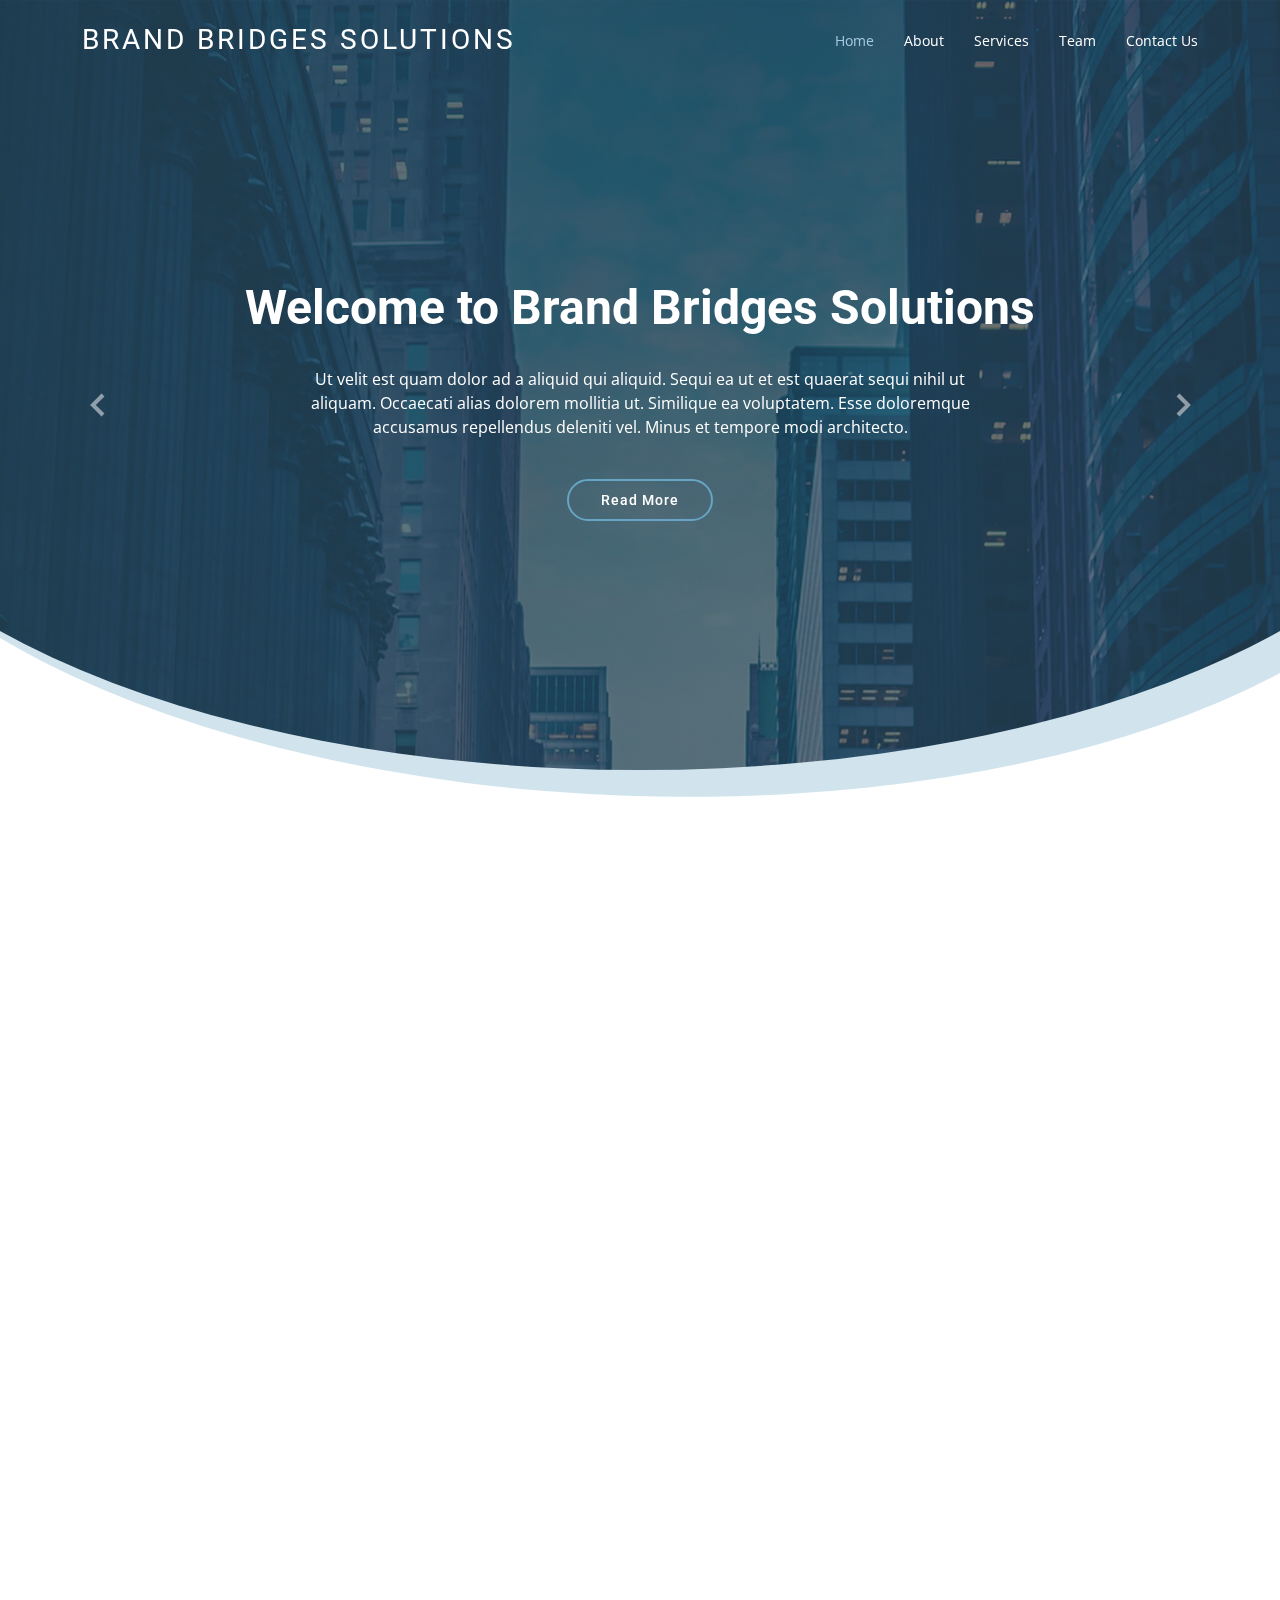
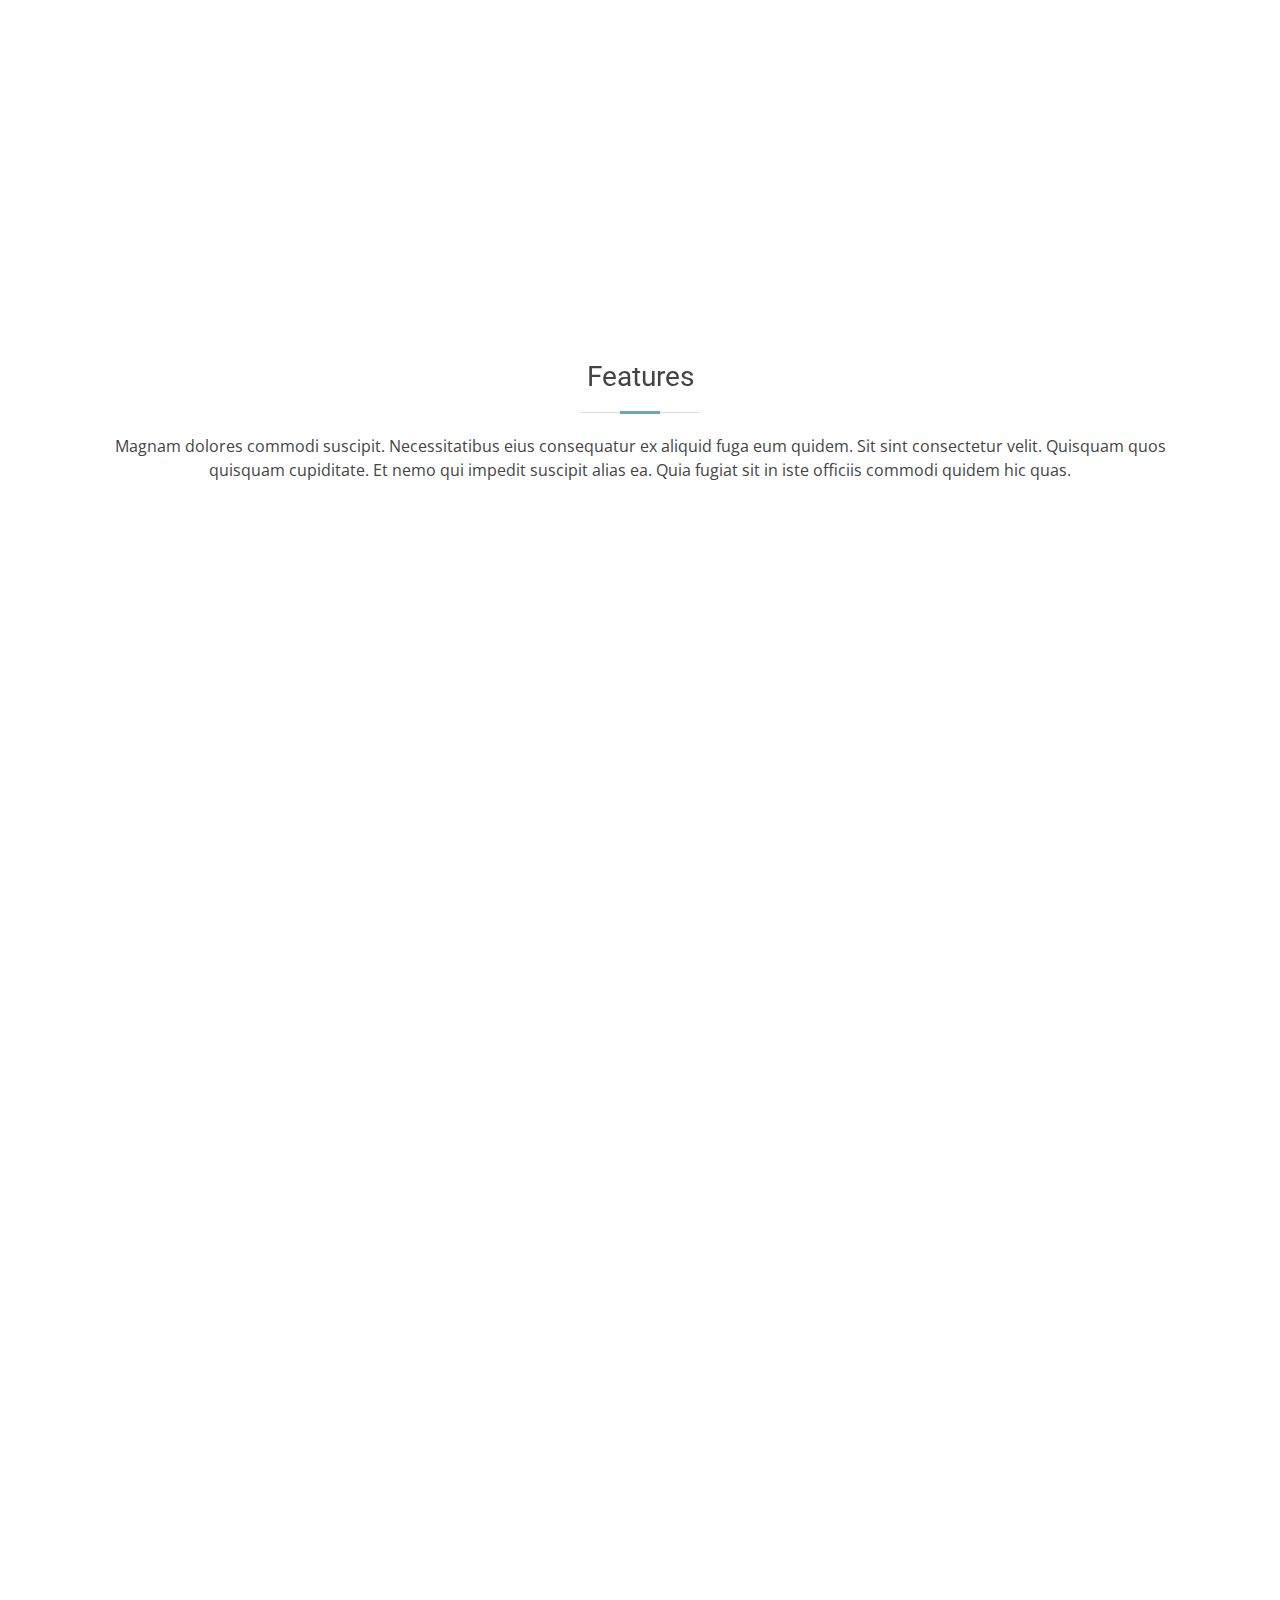
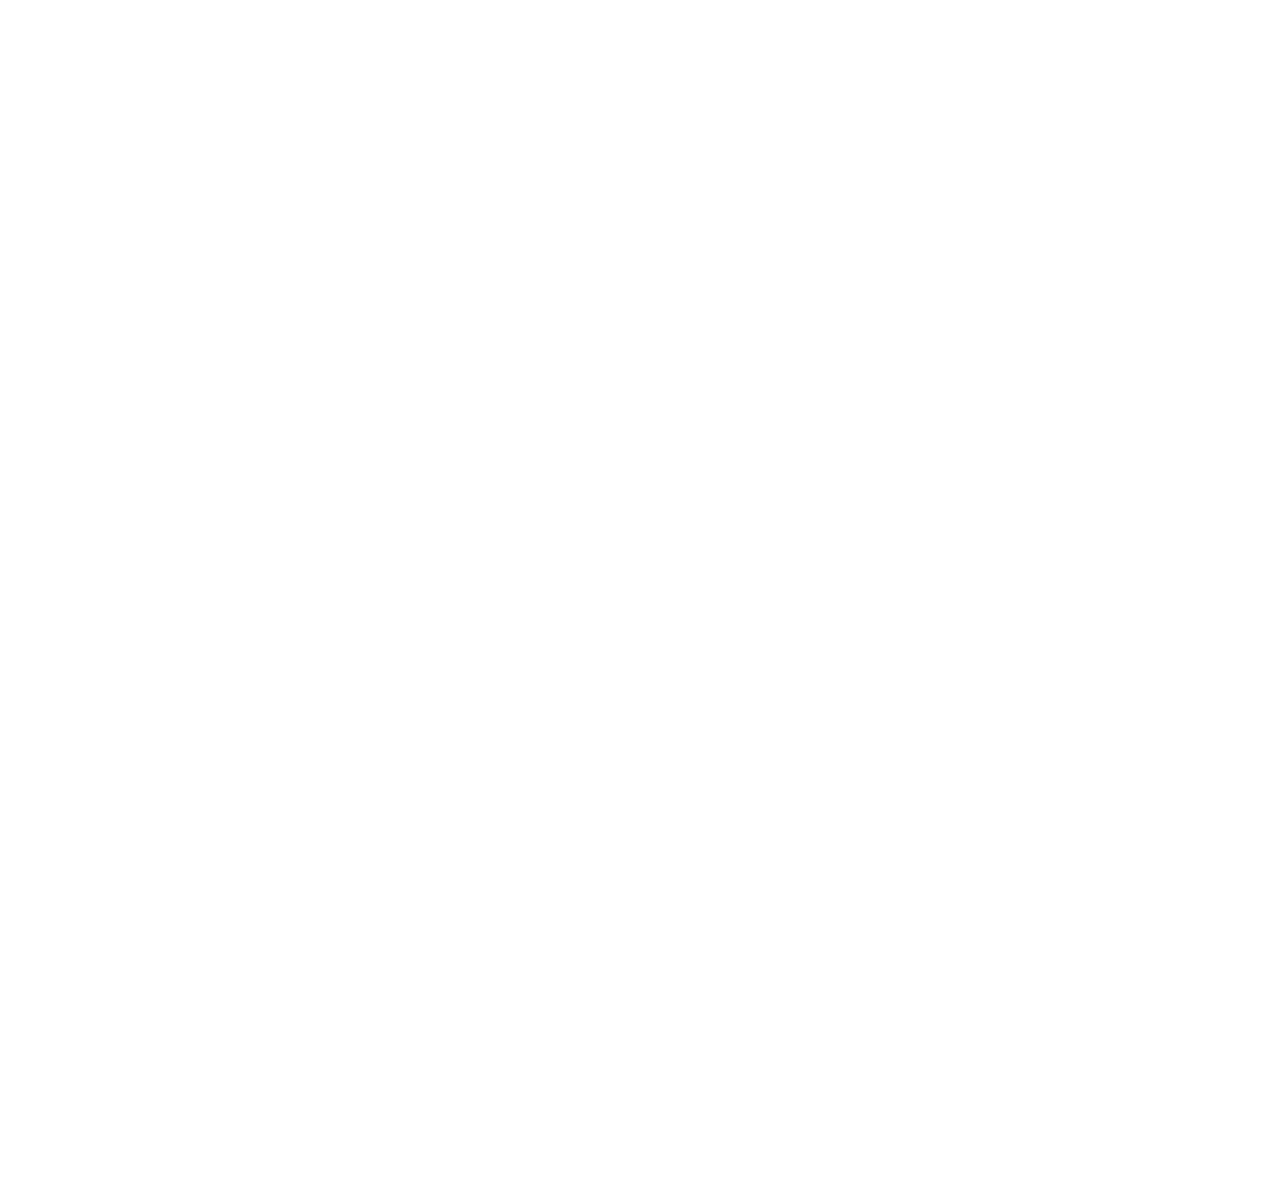
<file: index.html>
<!DOCTYPE html>
<html lang="en">

<head>
  <meta charset="utf-8">
  <meta content="width=device-width, initial-scale=1.0" name="viewport">

  <title>Brand Bridges
    Solutions
  </title>
  <meta content="" name="description">
  <meta content="" name="keywords">

  <!-- Favicons -->
  <!-- <link href="assets/img/favicon.png" rel="icon">
  <link href="assets/img/apple-touch-icon.png" rel="apple-touch-icon"> -->

  <!-- Google Fonts -->
  <link
    href="https://fonts.googleapis.com/css?family=Open+Sans:300,300i,400,400i,600,600i,700,700i|Roboto:300,300i,400,400i,500,500i,700,700i&display=swap"
    rel="stylesheet">

  <!-- Vendor CSS Files -->
  <link href="assets/vendor/animate.css/animate.min.css" rel="stylesheet">
  <link href="assets/vendor/aos/aos.css" rel="stylesheet">
  <link href="assets/vendor/bootstrap/css/bootstrap.min.css" rel="stylesheet">
  <link href="assets/vendor/bootstrap-icons/bootstrap-icons.css" rel="stylesheet">
  <link href="assets/vendor/boxicons/css/boxicons.min.css" rel="stylesheet">
  <link href="assets/vendor/glightbox/css/glightbox.min.css" rel="stylesheet">
  <link href="assets/vendor/swiper/swiper-bundle.min.css" rel="stylesheet">

  <!-- Template Main CSS File -->
  <link href="assets/css/style.css" rel="stylesheet">

</head>

<body>

  <!-- ======= Header ======= -->
  <header id="header" class="fixed-top d-flex align-items-center header-transparent">
    <div class="container d-flex justify-content-between align-items-center">

      <div class="logo">
        <h1 class="text-light"><a href="index.html"><span>Brand Bridges
              Solutions
            </span></a></h1>
        <!-- Uncomment below if you prefer to use an image logo -->
        <!-- <a href="index.html"><img src="assets/img/logo.png" alt="" class="img-fluid"></a>-->
      </div>

      <nav id="navbar" class="navbar">
        <ul>
          <li><a class="active " href="index.html">Home</a></li>
          <li><a href="about.html">About</a></li>
          <li><a href="services.html">Services</a></li>
          <!-- <li><a href="portfolio.html">Portfolio</a></li> -->
          <li><a href="team.html">Team</a></li>
          <!-- <li><a href="blog.html">Blog</a></li> -->
          <li><a href="contact.html">Contact Us</a></li>
        </ul>
        <i class="bi bi-list mobile-nav-toggle"></i>
      </nav><!-- .navbar -->

    </div>
  </header><!-- End Header -->

  <!-- ======= Hero Section ======= -->
  <section id="hero" class="d-flex justify-cntent-center align-items-center">
    <div id="heroCarousel" class="container carousel carousel-fade" data-bs-ride="carousel" data-bs-interval="5000">

      <!-- Slide 1 -->
      <div class="carousel-item active">
        <div class="carousel-container">
          <h2 class="animate__animated animate__fadeInDown">Welcome to <span>Brand Bridges
              Solutions
            </span></h2>
          <p class="animate__animated animate__fadeInUp">Ut velit est quam dolor ad a aliquid qui aliquid. Sequi ea ut
            et est quaerat sequi nihil ut aliquam. Occaecati alias dolorem mollitia ut. Similique ea voluptatem. Esse
            doloremque accusamus repellendus deleniti vel. Minus et tempore modi architecto.</p>
          <a href="" class="btn-get-started animate__animated animate__fadeInUp">Read More</a>
        </div>
      </div>

      <!-- Slide 2 -->
      <div class="carousel-item">
        <div class="carousel-container">
          <h2 class="animate__animated animate__fadeInDown">Brand Bridges
            Solutions
          </h2>
          <p class="animate__animated animate__fadeInUp">Ut velit est quam dolor ad a aliquid qui aliquid. Sequi ea ut
            et est quaerat sequi nihil ut aliquam. Occaecati alias dolorem mollitia ut. Similique ea voluptatem. Esse
            doloremque accusamus repellendus deleniti vel. Minus et tempore modi architecto.</p>
          <a href="" class="btn-get-started animate__animated animate__fadeInUp">Read More</a>
        </div>
      </div>

      <!-- Slide 3 -->
      <div class="carousel-item">
        <div class="carousel-container">
          <h2 class="animate__animated animate__fadeInDown">Brand Bridges
            Solutions
          </h2>
          <p class="animate__animated animate__fadeInUp">Ut velit est quam dolor ad a aliquid qui aliquid. Sequi ea ut
            et est quaerat sequi nihil ut aliquam. Occaecati alias dolorem mollitia ut. Similique ea voluptatem. Esse
            doloremque accusamus repellendus deleniti vel. Minus et tempore modi architecto.</p>
          <a href="" class="btn-get-started animate__animated animate__fadeInUp">Read More</a>
        </div>
      </div>

      <a class="carousel-control-prev" href="#heroCarousel" role="button" data-bs-slide="prev">
        <span class="carousel-control-prev-icon bx bx-chevron-left" aria-hidden="true"></span>
      </a>

      <a class="carousel-control-next" href="#heroCarousel" role="button" data-bs-slide="next">
        <span class="carousel-control-next-icon bx bx-chevron-right" aria-hidden="true"></span>
      </a>

    </div>
  </section><!-- End Hero -->

  <main id="main">

    <!-- ======= Services Section ======= -->
    <section class="services">
      <div class="container">

        <div class="row">
          <div class="col-md-6 col-lg-3 d-flex align-items-stretch" data-aos="fade-up">
            <div class="icon-box icon-box-pink">
              <div class="icon"><i class="bx bxl-dribbble"></i></div>
              <h4 class="title"><a href="">Lorem Ipsum</a></h4>
              <p class="description">Voluptatum deleniti atque corrupti quos dolores et quas molestias excepturi sint
                occaecati cupiditate non provident</p>
            </div>
          </div>

          <div class="col-md-6 col-lg-3 d-flex align-items-stretch" data-aos="fade-up" data-aos-delay="100">
            <div class="icon-box icon-box-cyan">
              <div class="icon"><i class="bx bx-file"></i></div>
              <h4 class="title"><a href="">Sed ut perspiciatis</a></h4>
              <p class="description">Duis aute irure dolor in reprehenderit in voluptate velit esse cillum dolore eu
                fugiat nulla pariatur</p>
            </div>
          </div>

          <div class="col-md-6 col-lg-3 d-flex align-items-stretch" data-aos="fade-up" data-aos-delay="200">
            <div class="icon-box icon-box-green">
              <div class="icon"><i class="bx bx-tachometer"></i></div>
              <h4 class="title"><a href="">Magni Dolores</a></h4>
              <p class="description">Excepteur sint occaecat cupidatat non proident, sunt in culpa qui officia deserunt
                mollit anim id est laborum</p>
            </div>
          </div>

          <div class="col-md-6 col-lg-3 d-flex align-items-stretch" data-aos="fade-up" data-aos-delay="200">
            <div class="icon-box icon-box-blue">
              <div class="icon"><i class="bx bx-world"></i></div>
              <h4 class="title"><a href="">Nemo Enim</a></h4>
              <p class="description">At vero eos et accusamus et iusto odio dignissimos ducimus qui blanditiis
                praesentium voluptatum deleniti atque</p>
            </div>
          </div>

        </div>

      </div>
    </section><!-- End Services Section -->

    <!-- ======= Why Us Section ======= -->
    <section class="why-us section-bg" data-aos="fade-up" date-aos-delay="200">
      <div class="container">

        <div class="row">
          <div class="col-lg-6 video-box">
            <img src="assets/img/why-us.jpg" class="img-fluid" alt="">
            <a href="https://www.youtube.com/watch?v=jDDaplaOz7Q" class="venobox play-btn mb-4" data-vbtype="video"
              data-autoplay="true"></a>
          </div>

          <div class="col-lg-6 d-flex flex-column justify-content-center p-5">

            <div class="icon-box">
              <div class="icon"><i class="bx bx-fingerprint"></i></div>
              <h4 class="title"><a href="">Lorem Ipsum</a></h4>
              <p class="description">Voluptatum deleniti atque corrupti quos dolores et quas molestias excepturi sint
                occaecati cupiditate non provident</p>
            </div>

            <div class="icon-box">
              <div class="icon"><i class="bx bx-gift"></i></div>
              <h4 class="title"><a href="">Nemo Enim</a></h4>
              <p class="description">At vero eos et accusamus et iusto odio dignissimos ducimus qui blanditiis
                praesentium voluptatum deleniti atque</p>
            </div>

          </div>
        </div>

      </div>
    </section><!-- End Why Us Section -->

    <!-- ======= Features Section ======= -->
    <section class="features">
      <div class="container">

        <div class="section-title">
          <h2>Features</h2>
          <p>Magnam dolores commodi suscipit. Necessitatibus eius consequatur ex aliquid fuga eum quidem. Sit sint
            consectetur velit. Quisquam quos quisquam cupiditate. Et nemo qui impedit suscipit alias ea. Quia fugiat sit
            in iste officiis commodi quidem hic quas.</p>
        </div>

        <div class="row" data-aos="fade-up">
          <div class="col-md-5">
            <img src="assets/img/features-1.svg" class="img-fluid" alt="">
          </div>
          <div class="col-md-7 pt-4">
            <h3>Voluptatem dignissimos provident quasi corporis voluptates sit assumenda.</h3>
            <p class="fst-italic">
              Lorem ipsum dolor sit amet, consectetur adipiscing elit, sed do eiusmod tempor incididunt ut labore et
              dolore
              magna aliqua.
            </p>
            <ul>
              <li><i class="bi bi-check"></i> Ullamco laboris nisi ut aliquip ex ea commodo consequat.</li>
              <li><i class="bi bi-check"></i> Duis aute irure dolor in reprehenderit in voluptate velit.</li>
            </ul>
          </div>
        </div>

        <div class="row" data-aos="fade-up">
          <div class="col-md-5 order-1 order-md-2">
            <img src="assets/img/features-2.svg" class="img-fluid" alt="">
          </div>
          <div class="col-md-7 pt-5 order-2 order-md-1">
            <h3>Corporis temporibus maiores provident</h3>
            <p class="fst-italic">
              Lorem ipsum dolor sit amet, consectetur adipiscing elit, sed do eiusmod tempor incididunt ut labore et
              dolore
              magna aliqua.
            </p>
            <p>
              Ullamco laboris nisi ut aliquip ex ea commodo consequat. Duis aute irure dolor in reprehenderit in
              voluptate
              velit esse cillum dolore eu fugiat nulla pariatur. Excepteur sint occaecat cupidatat non proident, sunt in
              culpa qui officia deserunt mollit anim id est laborum
            </p>
          </div>
        </div>

        <div class="row" data-aos="fade-up">
          <div class="col-md-5">
            <img src="assets/img/features-3.svg" class="img-fluid" alt="">
          </div>
          <div class="col-md-7 pt-5">
            <h3>Sunt consequatur ad ut est nulla consectetur reiciendis animi voluptas</h3>
            <p>Cupiditate placeat cupiditate placeat est ipsam culpa. Delectus quia minima quod. Sunt saepe odit aut
              quia voluptatem hic voluptas dolor doloremque.</p>
            <ul>
              <li><i class="bi bi-check"></i> Ullamco laboris nisi ut aliquip ex ea commodo consequat.</li>
              <li><i class="bi bi-check"></i> Duis aute irure dolor in reprehenderit in voluptate velit.</li>
              <li><i class="bi bi-check"></i> Facilis ut et voluptatem aperiam. Autem soluta ad fugiat.</li>
            </ul>
          </div>
        </div>

        <div class="row" data-aos="fade-up">
          <div class="col-md-5 order-1 order-md-2">
            <img src="assets/img/features-4.svg" class="img-fluid" alt="">
          </div>
          <div class="col-md-7 pt-5 order-2 order-md-1">
            <h3>Quas et necessitatibus eaque impedit ipsum animi consequatur incidunt in</h3>
            <p class="fst-italic">
              Lorem ipsum dolor sit amet, consectetur adipiscing elit, sed do eiusmod tempor incididunt ut labore et
              dolore
              magna aliqua.
            </p>
            <p>
              Ullamco laboris nisi ut aliquip ex ea commodo consequat. Duis aute irure dolor in reprehenderit in
              voluptate
              velit esse cillum dolore eu fugiat nulla pariatur. Excepteur sint occaecat cupidatat non proident, sunt in
              culpa qui officia deserunt mollit anim id est laborum
            </p>
          </div>
        </div>

      </div>
    </section><!-- End Features Section -->

  </main><!-- End #main -->

  <!-- ======= Footer ======= -->
  <footer id="footer" data-aos="fade-up" data-aos-easing="ease-in-out" data-aos-duration="500">

    <div class="footer-newsletter">
      <div class="container">
        <div class="row">
          <div class="col-lg-6">
            <h4>Our Newsletter</h4>
            <p>Tamen quem nulla quae legam multos aute sint culpa legam noster magna</p>
          </div>
          <div class="col-lg-6">
            <form action="" method="post">
              <input type="email" name="email"><input type="submit" value="Subscribe">
            </form>
          </div>
        </div>
      </div>
    </div>

    <div class="footer-top">
      <div class="container">
        <div class="row">

          <div class="col-lg-3 col-md-6 footer-links">
            <h4>Useful Links</h4>
            <ul>
              <li><i class="bx bx-chevron-right"></i> <a href="#">Home</a></li>
              <li><i class="bx bx-chevron-right"></i> <a href="#">About us</a></li>
              <li><i class="bx bx-chevron-right"></i> <a href="#">Services</a></li>
              <li><i class="bx bx-chevron-right"></i> <a href="#">Terms of service</a></li>
              <li><i class="bx bx-chevron-right"></i> <a href="#">Privacy policy</a></li>
            </ul>
          </div>

          <div class="col-lg-3 col-md-6 footer-links">
            <h4>Our Services</h4>
            <ul>
              <li><i class="bx bx-chevron-right"></i> <a href="#">Web Design</a></li>
              <li><i class="bx bx-chevron-right"></i> <a href="#">Web Development</a></li>
              <li><i class="bx bx-chevron-right"></i> <a href="#">Product Management</a></li>
              <li><i class="bx bx-chevron-right"></i> <a href="#">Marketing</a></li>
              <li><i class="bx bx-chevron-right"></i> <a href="#">Graphic Design</a></li>
            </ul>
          </div>

          <div class="col-lg-3 col-md-6 footer-contact">
            <h4>Contact Us</h4>
            <p>
              Indus University<br>
              Rancharda, Via<br>
              Shilaj, Gujarat 382115<br><br>
              <strong>Phone:</strong> +1 5589 55488 55<br>
              <strong>Email:</strong> info@example.com<br>
            </p>

          </div>

          <div class="col-lg-3 col-md-6 footer-info">
            <h3>About Brand Bridges
              Solutions
            </h3>
            <p>Cras fermentum odio eu feugiat lide par naso tierra. Justo eget nada terra videa magna derita valies
              darta donna mare fermentum iaculis eu non diam phasellus.</p>
            <div class="social-links mt-3">
              <a href="#" class="twitter"><i class="bx bxl-twitter"></i></a>
              <a href="#" class="facebook"><i class="bx bxl-facebook"></i></a>
              <a href="#" class="instagram"><i class="bx bxl-instagram"></i></a>
              <a href="#" class="linkedin"><i class="bx bxl-linkedin"></i></a>
            </div>
          </div>

        </div>
      </div>
    </div>

    <div class="container">
      <div class="copyright">
        &copy; Copyright <strong><span>Brand Bridges
            Solutions
          </span></strong>. All Rights Reserved
      </div>
    </div>
  </footer><!-- End Footer -->

  <a href="#" class="back-to-top d-flex align-items-center justify-content-center"><i
      class="bi bi-arrow-up-short"></i></a>

  <!-- Vendor JS Files -->
  <script src="assets/vendor/purecounter/purecounter_vanilla.js"></script>
  <script src="assets/vendor/aos/aos.js"></script>
  <script src="assets/vendor/bootstrap/js/bootstrap.bundle.min.js"></script>
  <script src="assets/vendor/glightbox/js/glightbox.min.js"></script>
  <script src="assets/vendor/isotope-layout/isotope.pkgd.min.js"></script>
  <script src="assets/vendor/swiper/swiper-bundle.min.js"></script>
  <script src="assets/vendor/waypoints/noframework.waypoints.js"></script>
  <script src="assets/vendor/php-email-form/validate.js"></script>

  <!-- Template Main JS File -->
  <script src="assets/js/main.js"></script>

</body>

</html>
</file>
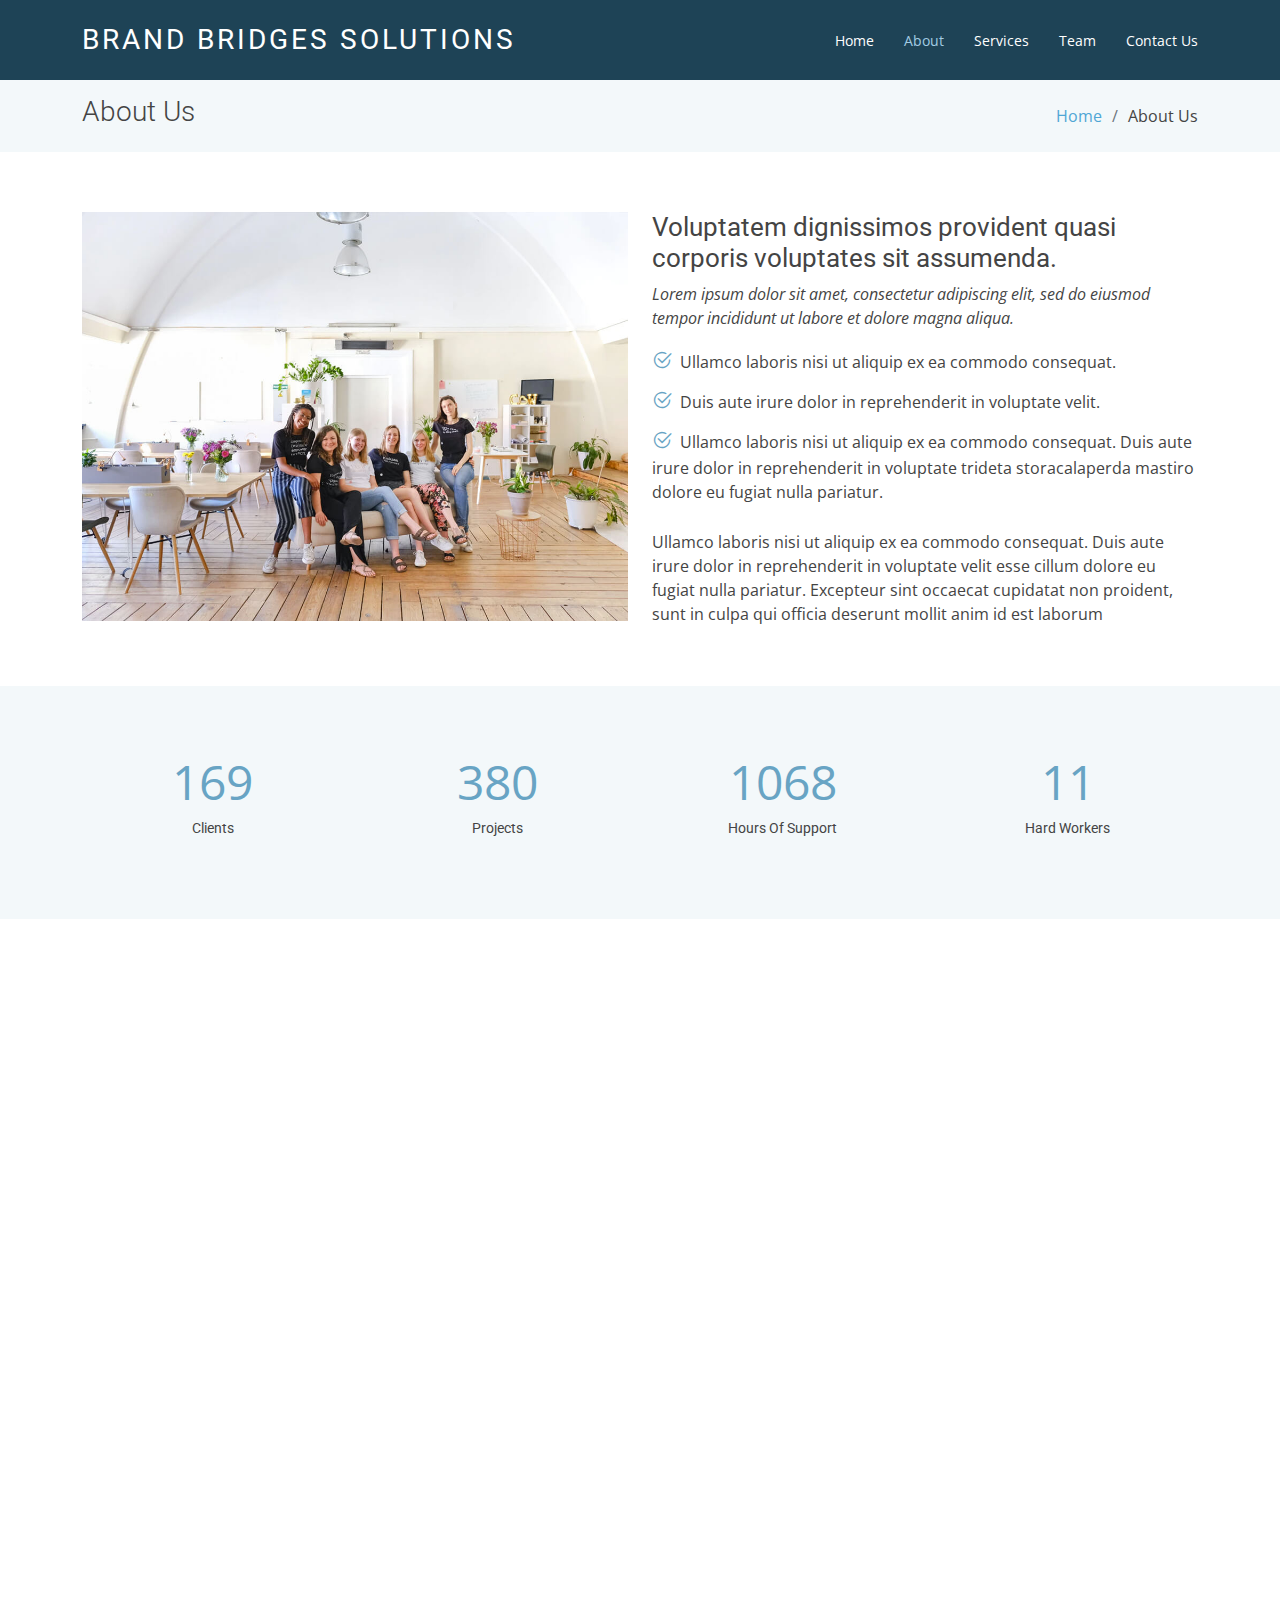
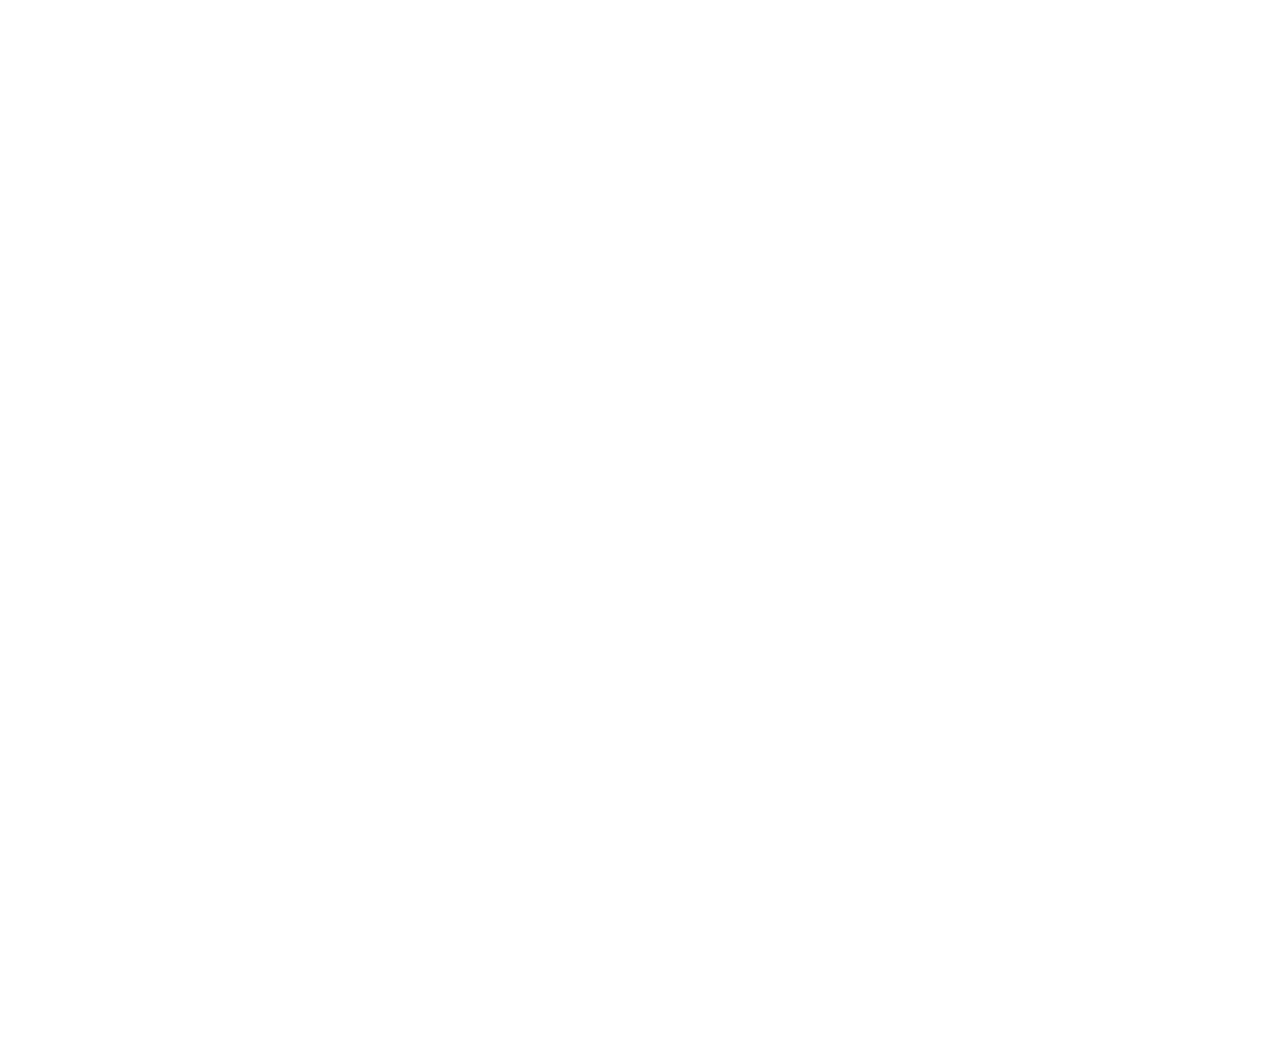
<file: about.html>
<!DOCTYPE html>
<html lang="en">

<head>
  <meta charset="utf-8">
  <meta content="width=device-width, initial-scale=1.0" name="viewport">

  <title>Brand Bridges
    Solutions
  </title>
  <meta content="" name="description">
  <meta content="" name="keywords">

  <!-- Favicons -->
  <!-- <link href="assets/img/favicon.png" rel="icon">
  <link href="assets/img/apple-touch-icon.png" rel="apple-touch-icon"> -->

  <!-- Google Fonts -->
  <link
    href="https://fonts.googleapis.com/css?family=Open+Sans:300,300i,400,400i,600,600i,700,700i|Roboto:300,300i,400,400i,500,500i,700,700i&display=swap"
    rel="stylesheet">

  <!-- Vendor CSS Files -->
  <link href="assets/vendor/animate.css/animate.min.css" rel="stylesheet">
  <link href="assets/vendor/aos/aos.css" rel="stylesheet">
  <link href="assets/vendor/bootstrap/css/bootstrap.min.css" rel="stylesheet">
  <link href="assets/vendor/bootstrap-icons/bootstrap-icons.css" rel="stylesheet">
  <link href="assets/vendor/boxicons/css/boxicons.min.css" rel="stylesheet">
  <link href="assets/vendor/glightbox/css/glightbox.min.css" rel="stylesheet">
  <link href="assets/vendor/swiper/swiper-bundle.min.css" rel="stylesheet">

  <!-- Template Main CSS File -->
  <link href="assets/css/style.css" rel="stylesheet">

</head>

<body>

  <!-- ======= Header ======= -->
  <header id="header" class="fixed-top d-flex align-items-center ">
    <div class="container d-flex justify-content-between align-items-center">

      <div class="logo">
        <h1 class="text-light"><a href="index.html"><span>Brand Bridges
              Solutions
            </span></a></h1>
        <!-- Uncomment below if you prefer to use an image logo -->
        <!-- <a href="index.html"><img src="assets/img/logo.png" alt="" class="img-fluid"></a>-->
      </div>

      <nav id="navbar" class="navbar">
        <ul>
          <li><a class="" href="index.html">Home</a></li>
          <li><a class="active" href="about.html">About</a></li>
          <li><a href="services.html">Services</a></li>
          <!-- <li><a href="portfolio.html">Portfolio</a></li> -->
          <li><a href="team.html">Team</a></li>
          <!-- <li><a href="blog.html">Blog</a></li> -->
          </li>
          <li><a href="contact.html">Contact Us</a></li>
        </ul>
        <i class="bi bi-list mobile-nav-toggle"></i>
      </nav><!-- .navbar -->

    </div>
  </header><!-- End Header -->

  <main id="main">

    <!-- ======= About Us Section ======= -->
    <section class="breadcrumbs">
      <div class="container">

        <div class="d-flex justify-content-between align-items-center">
          <h2>About Us</h2>
          <ol>
            <li><a href="index.html">Home</a></li>
            <li>About Us</li>
          </ol>
        </div>

      </div>
    </section><!-- End About Us Section -->

    <!-- ======= About Section ======= -->
    <section class="about" data-aos="fade-up">
      <div class="container">

        <div class="row">
          <div class="col-lg-6">
            <img src="assets/img/about.jpg" class="img-fluid" alt="">
          </div>
          <div class="col-lg-6 pt-4 pt-lg-0">
            <h3>Voluptatem dignissimos provident quasi corporis voluptates sit assumenda.</h3>
            <p class="fst-italic">
              Lorem ipsum dolor sit amet, consectetur adipiscing elit, sed do eiusmod tempor incididunt ut labore et
              dolore
              magna aliqua.
            </p>
            <ul>
              <li><i class="bi bi-check2-circle"></i> Ullamco laboris nisi ut aliquip ex ea commodo consequat.</li>
              <li><i class="bi bi-check2-circle"></i> Duis aute irure dolor in reprehenderit in voluptate velit.</li>
              <li><i class="bi bi-check2-circle"></i> Ullamco laboris nisi ut aliquip ex ea commodo consequat. Duis aute
                irure dolor in reprehenderit in voluptate trideta storacalaperda mastiro dolore eu fugiat nulla
                pariatur.</li>
            </ul>
            <p>
              Ullamco laboris nisi ut aliquip ex ea commodo consequat. Duis aute irure dolor in reprehenderit in
              voluptate
              velit esse cillum dolore eu fugiat nulla pariatur. Excepteur sint occaecat cupidatat non proident, sunt in
              culpa qui officia deserunt mollit anim id est laborum
            </p>
          </div>
        </div>

      </div>
    </section><!-- End About Section -->

    <!-- ======= Facts Section ======= -->
    <section class="facts section-bg" data-aos="fade-up">
      <div class="container">

        <div class="row counters">

          <div class="col-lg-3 col-6 text-center">
            <span data-purecounter-start="0" data-purecounter-end="232" data-purecounter-duration="1"
              class="purecounter"></span>
            <p>Clients</p>
          </div>

          <div class="col-lg-3 col-6 text-center">
            <span data-purecounter-start="0" data-purecounter-end="521" data-purecounter-duration="1"
              class="purecounter"></span>
            <p>Projects</p>
          </div>

          <div class="col-lg-3 col-6 text-center">
            <span data-purecounter-start="0" data-purecounter-end="1463" data-purecounter-duration="1"
              class="purecounter"></span>
            <p>Hours Of Support</p>
          </div>

          <div class="col-lg-3 col-6 text-center">
            <span data-purecounter-start="0" data-purecounter-end="15" data-purecounter-duration="1"
              class="purecounter"></span>
            <p>Hard Workers</p>
          </div>

        </div>

      </div>
    </section><!-- End Facts Section -->

    <!-- ======= Our Skills Section ======= -->
    <section class="skills" data-aos="fade-up">
      <div class="container">

        <div class="section-title">
          <h2>Our Skills</h2>
          <p>Magnam dolores commodi suscipit. Necessitatibus eius consequatur ex aliquid fuga eum quidem. Sit sint
            consectetur velit. Quisquam quos quisquam cupiditate. Et nemo qui impedit suscipit alias ea. Quia fugiat sit
            in iste officiis commodi quidem hic quas.</p>
        </div>

        <div class="skills-content">

          <div class="progress">
            <div class="progress-bar bg-success" role="progressbar" aria-valuenow="100" aria-valuemin="0"
              aria-valuemax="100">
              <span class="skill">HTML <i class="val">100%</i></span>
            </div>
          </div>

          <div class="progress">
            <div class="progress-bar bg-info" role="progressbar" aria-valuenow="90" aria-valuemin="0"
              aria-valuemax="100">
              <span class="skill">CSS <i class="val">90%</i></span>
            </div>
          </div>

          <div class="progress">
            <div class="progress-bar bg-warning" role="progressbar" aria-valuenow="75" aria-valuemin="0"
              aria-valuemax="100">
              <span class="skill">JavaScript <i class="val">75%</i></span>
            </div>
          </div>

          <div class="progress">
            <div class="progress-bar bg-danger" role="progressbar" aria-valuenow="55" aria-valuemin="0"
              aria-valuemax="100">
              <span class="skill">Photoshop <i class="val">55%</i></span>
            </div>
          </div>

        </div>

      </div>
    </section><!-- End Our Skills Section -->

    <!-- ======= Tetstimonials Section ======= -->
    <section class="testimonials" data-aos="fade-up">
      <div class="container">

        <div class="section-title">
          <h2>Tetstimonials</h2>
          <p>Magnam dolores commodi suscipit. Necessitatibus eius consequatur ex aliquid fuga eum quidem. Sit sint
            consectetur velit. Quisquam quos quisquam cupiditate. Et nemo qui impedit suscipit alias ea. Quia fugiat sit
            in iste officiis commodi quidem hic quas.</p>
        </div>

        <div class="testimonials-carousel swiper">
          <div class="swiper-wrapper">
            <div class="testimonial-item swiper-slide">
              <img src="assets/img/testimonials/testimonials-1.jpg" class="testimonial-img" alt="">
              <h3>Saul Goodman</h3>
              <h4>Ceo &amp; Founder</h4>
              <p>
                <i class="bx bxs-quote-alt-left quote-icon-left"></i>
                Proin iaculis purus consequat sem cure digni ssim donec porttitora entum suscipit rhoncus. Accusantium
                quam, ultricies eget id, aliquam eget nibh et. Maecen aliquam, risus at semper.
                <i class="bx bxs-quote-alt-right quote-icon-right"></i>
              </p>
            </div>

            <div class="testimonial-item swiper-slide">
              <img src="assets/img/testimonials/testimonials-2.jpg" class="testimonial-img" alt="">
              <h3>Sara Wilsson</h3>
              <h4>Designer</h4>
              <p>
                <i class="bx bxs-quote-alt-left quote-icon-left"></i>
                Export tempor illum tamen malis malis eram quae irure esse labore quem cillum quid cillum eram malis
                quorum velit fore eram velit sunt aliqua noster fugiat irure amet legam anim culpa.
                <i class="bx bxs-quote-alt-right quote-icon-right"></i>
              </p>
            </div>

            <div class="testimonial-item swiper-slide">
              <img src="assets/img/testimonials/testimonials-3.jpg" class="testimonial-img" alt="">
              <h3>Jena Karlis</h3>
              <h4>Store Owner</h4>
              <p>
                <i class="bx bxs-quote-alt-left quote-icon-left"></i>
                Enim nisi quem export duis labore cillum quae magna enim sint quorum nulla quem veniam duis minim tempor
                labore quem eram duis noster aute amet eram fore quis sint minim.
                <i class="bx bxs-quote-alt-right quote-icon-right"></i>
              </p>
            </div>

            <div class="testimonial-item swiper-slide">
              <img src="assets/img/testimonials/testimonials-4.jpg" class="testimonial-img" alt="">
              <h3>Matt Brandon</h3>
              <h4>Freelancer</h4>
              <p>
                <i class="bx bxs-quote-alt-left quote-icon-left"></i>
                Fugiat enim eram quae cillum dolore dolor amet nulla culpa multos export minim fugiat minim velit minim
                dolor enim duis veniam ipsum anim magna sunt elit fore quem dolore labore illum veniam.
                <i class="bx bxs-quote-alt-right quote-icon-right"></i>
              </p>
            </div>

            <div class="testimonial-item swiper-slide">
              <img src="assets/img/testimonials/testimonials-5.jpg" class="testimonial-img" alt="">
              <h3>John Larson</h3>
              <h4>Entrepreneur</h4>
              <p>
                <i class="bx bxs-quote-alt-left quote-icon-left"></i>
                Quis quorum aliqua sint quem legam fore sunt eram irure aliqua veniam tempor noster veniam enim culpa
                labore duis sunt culpa nulla illum cillum fugiat legam esse veniam culpa fore nisi cillum quid.
                <i class="bx bxs-quote-alt-right quote-icon-right"></i>
              </p>
            </div>
          </div>
          <div class="swiper-pagination"></div>
        </div>

      </div>
    </section><!-- End Ttstimonials Section -->

  </main><!-- End #main -->

  <!-- ======= Footer ======= -->
  <footer id="footer" data-aos="fade-up" data-aos-easing="ease-in-out" data-aos-duration="500">

    <div class="footer-newsletter">
      <div class="container">
        <div class="row">
          <div class="col-lg-6">
            <h4>Our Newsletter</h4>
            <p>Tamen quem nulla quae legam multos aute sint culpa legam noster magna</p>
          </div>
          <div class="col-lg-6">
            <form action="" method="post">
              <input type="email" name="email"><input type="submit" value="Subscribe">
            </form>
          </div>
        </div>
      </div>
    </div>

    <div class="footer-top">
      <div class="container">
        <div class="row">

          <div class="col-lg-3 col-md-6 footer-links">
            <h4>Useful Links</h4>
            <ul>
              <li><i class="bx bx-chevron-right"></i> <a href="#">Home</a></li>
              <li><i class="bx bx-chevron-right"></i> <a href="#">About us</a></li>
              <li><i class="bx bx-chevron-right"></i> <a href="#">Services</a></li>
              <li><i class="bx bx-chevron-right"></i> <a href="#">Terms of service</a></li>
              <li><i class="bx bx-chevron-right"></i> <a href="#">Privacy policy</a></li>
            </ul>
          </div>

          <div class="col-lg-3 col-md-6 footer-links">
            <h4>Our Services</h4>
            <ul>
              <li><i class="bx bx-chevron-right"></i> <a href="#">Web Design</a></li>
              <li><i class="bx bx-chevron-right"></i> <a href="#">Web Development</a></li>
              <li><i class="bx bx-chevron-right"></i> <a href="#">Product Management</a></li>
              <li><i class="bx bx-chevron-right"></i> <a href="#">Marketing</a></li>
              <li><i class="bx bx-chevron-right"></i> <a href="#">Graphic Design</a></li>
            </ul>
          </div>

          <div class="col-lg-3 col-md-6 footer-contact">
            <h4>Contact Us</h4>
            <p>
              Indus University<br>
              Rancharda, Via<br>
              Shilaj, Gujarat 382115<br><br>
              <strong>Phone:</strong> +1 5589 55488 55<br>
              <strong>Email:</strong> info@example.com<br>
            </p>

          </div>

          <div class="col-lg-3 col-md-6 footer-info">
            <h3>About Brand Bridges
              Solutions
            </h3>
            <p>Cras fermentum odio eu feugiat lide par naso tierra. Justo eget nada terra videa magna derita valies
              darta donna mare fermentum iaculis eu non diam phasellus.</p>
            <div class="social-links mt-3">
              <a href="#" class="twitter"><i class="bx bxl-twitter"></i></a>
              <a href="#" class="facebook"><i class="bx bxl-facebook"></i></a>
              <a href="#" class="instagram"><i class="bx bxl-instagram"></i></a>
              <a href="#" class="linkedin"><i class="bx bxl-linkedin"></i></a>
            </div>
          </div>

        </div>
      </div>
    </div>

    <div class="container">
      <div class="copyright">
        &copy; Copyright <strong><span>Brand Bridges
            Solutions
          </span></strong>. All Rights Reserved
      </div>
    </div>
  </footer><!-- End Footer -->

  <a href="#" class="back-to-top d-flex align-items-center justify-content-center"><i
      class="bi bi-arrow-up-short"></i></a>

  <!-- Vendor JS Files -->
  <script src="assets/vendor/purecounter/purecounter_vanilla.js"></script>
  <script src="assets/vendor/aos/aos.js"></script>
  <script src="assets/vendor/bootstrap/js/bootstrap.bundle.min.js"></script>
  <script src="assets/vendor/glightbox/js/glightbox.min.js"></script>
  <script src="assets/vendor/isotope-layout/isotope.pkgd.min.js"></script>
  <script src="assets/vendor/swiper/swiper-bundle.min.js"></script>
  <script src="assets/vendor/waypoints/noframework.waypoints.js"></script>
  <script src="assets/vendor/php-email-form/validate.js"></script>

  <!-- Template Main JS File -->
  <script src="assets/js/main.js"></script>

</body>

</html>
</file>
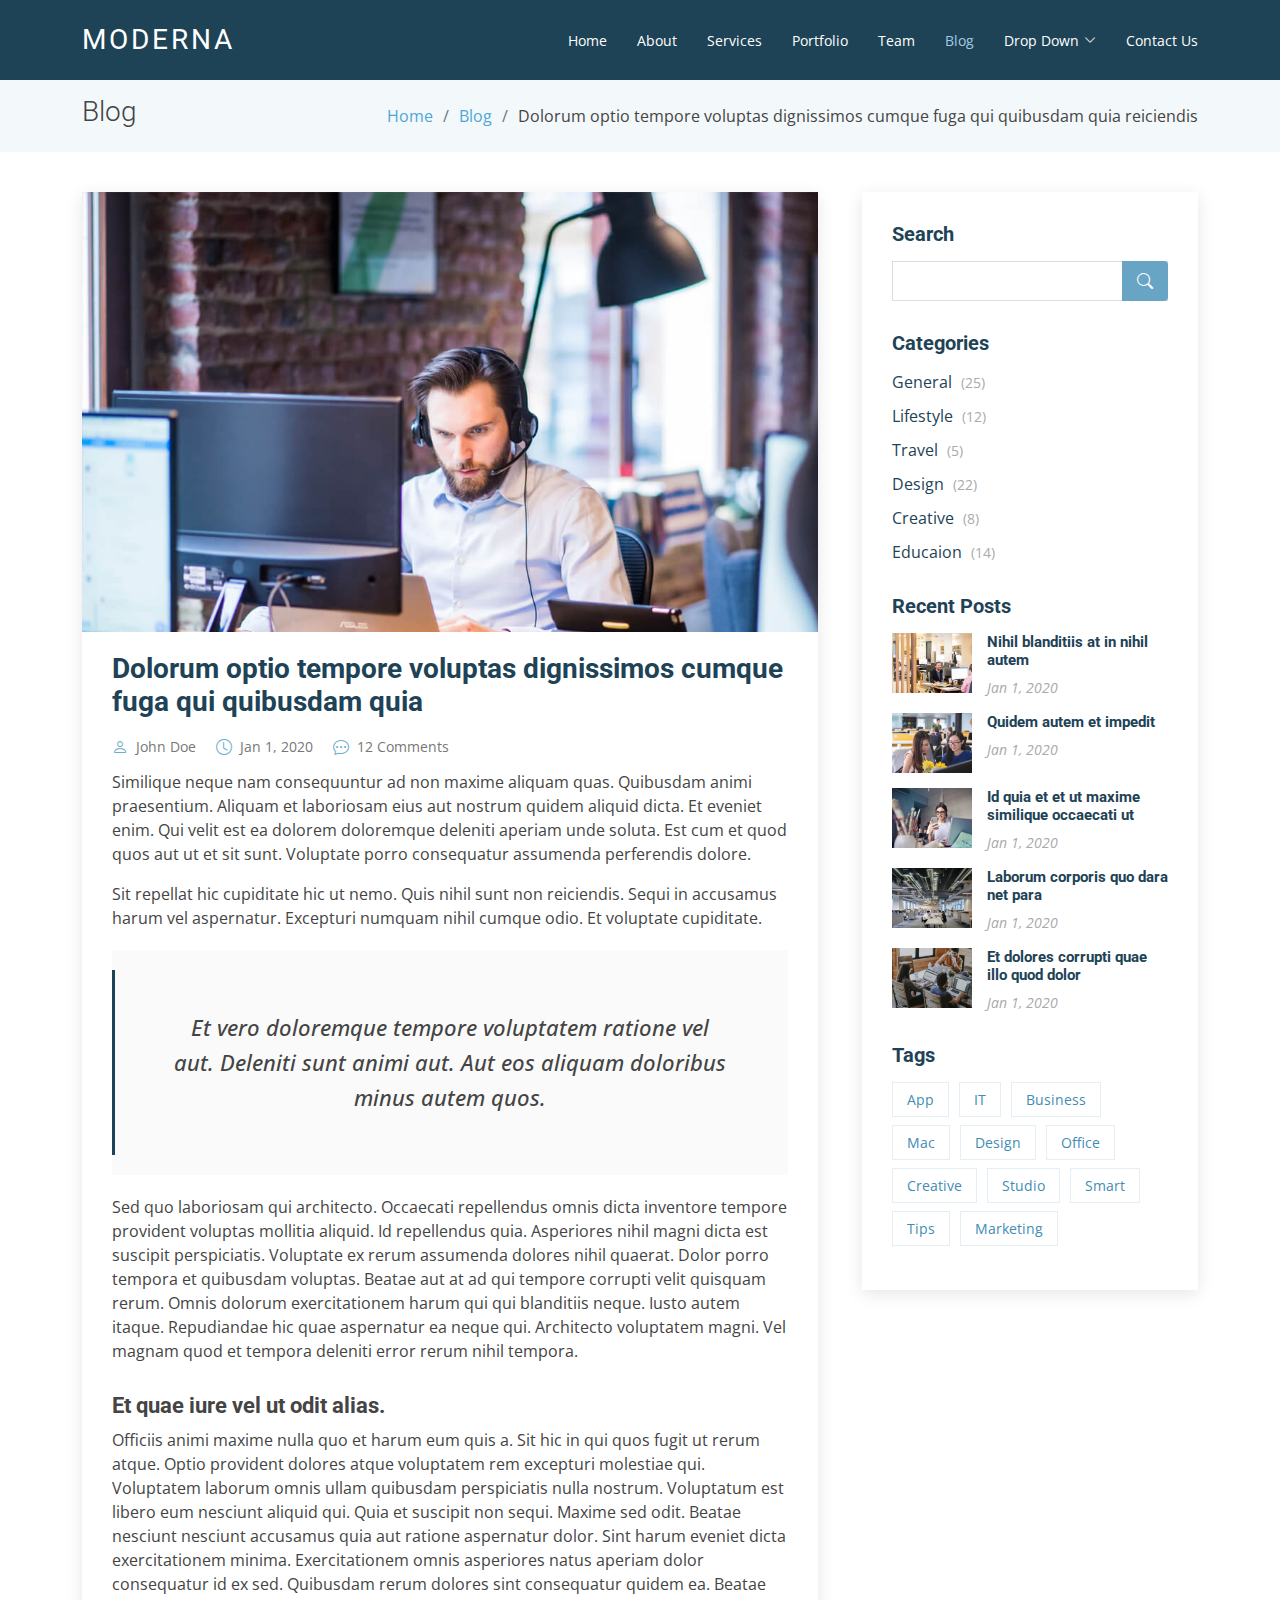
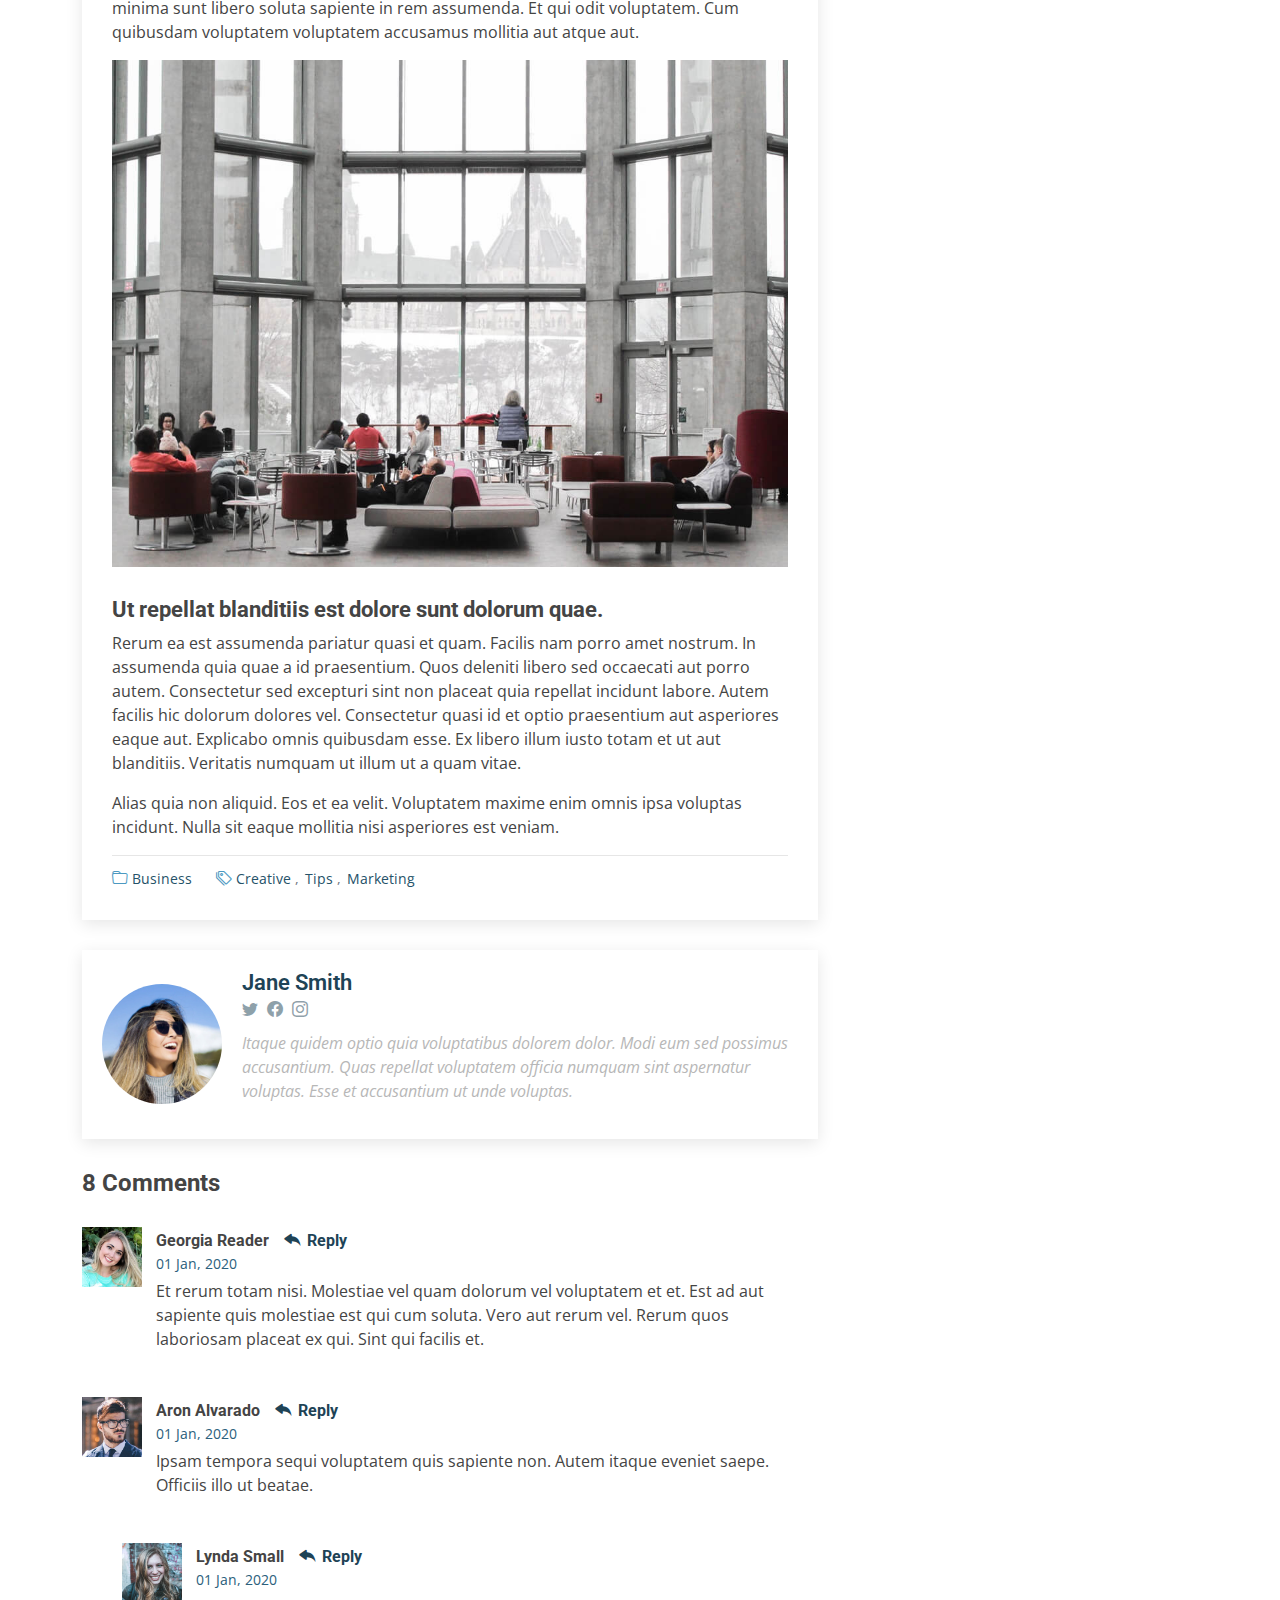
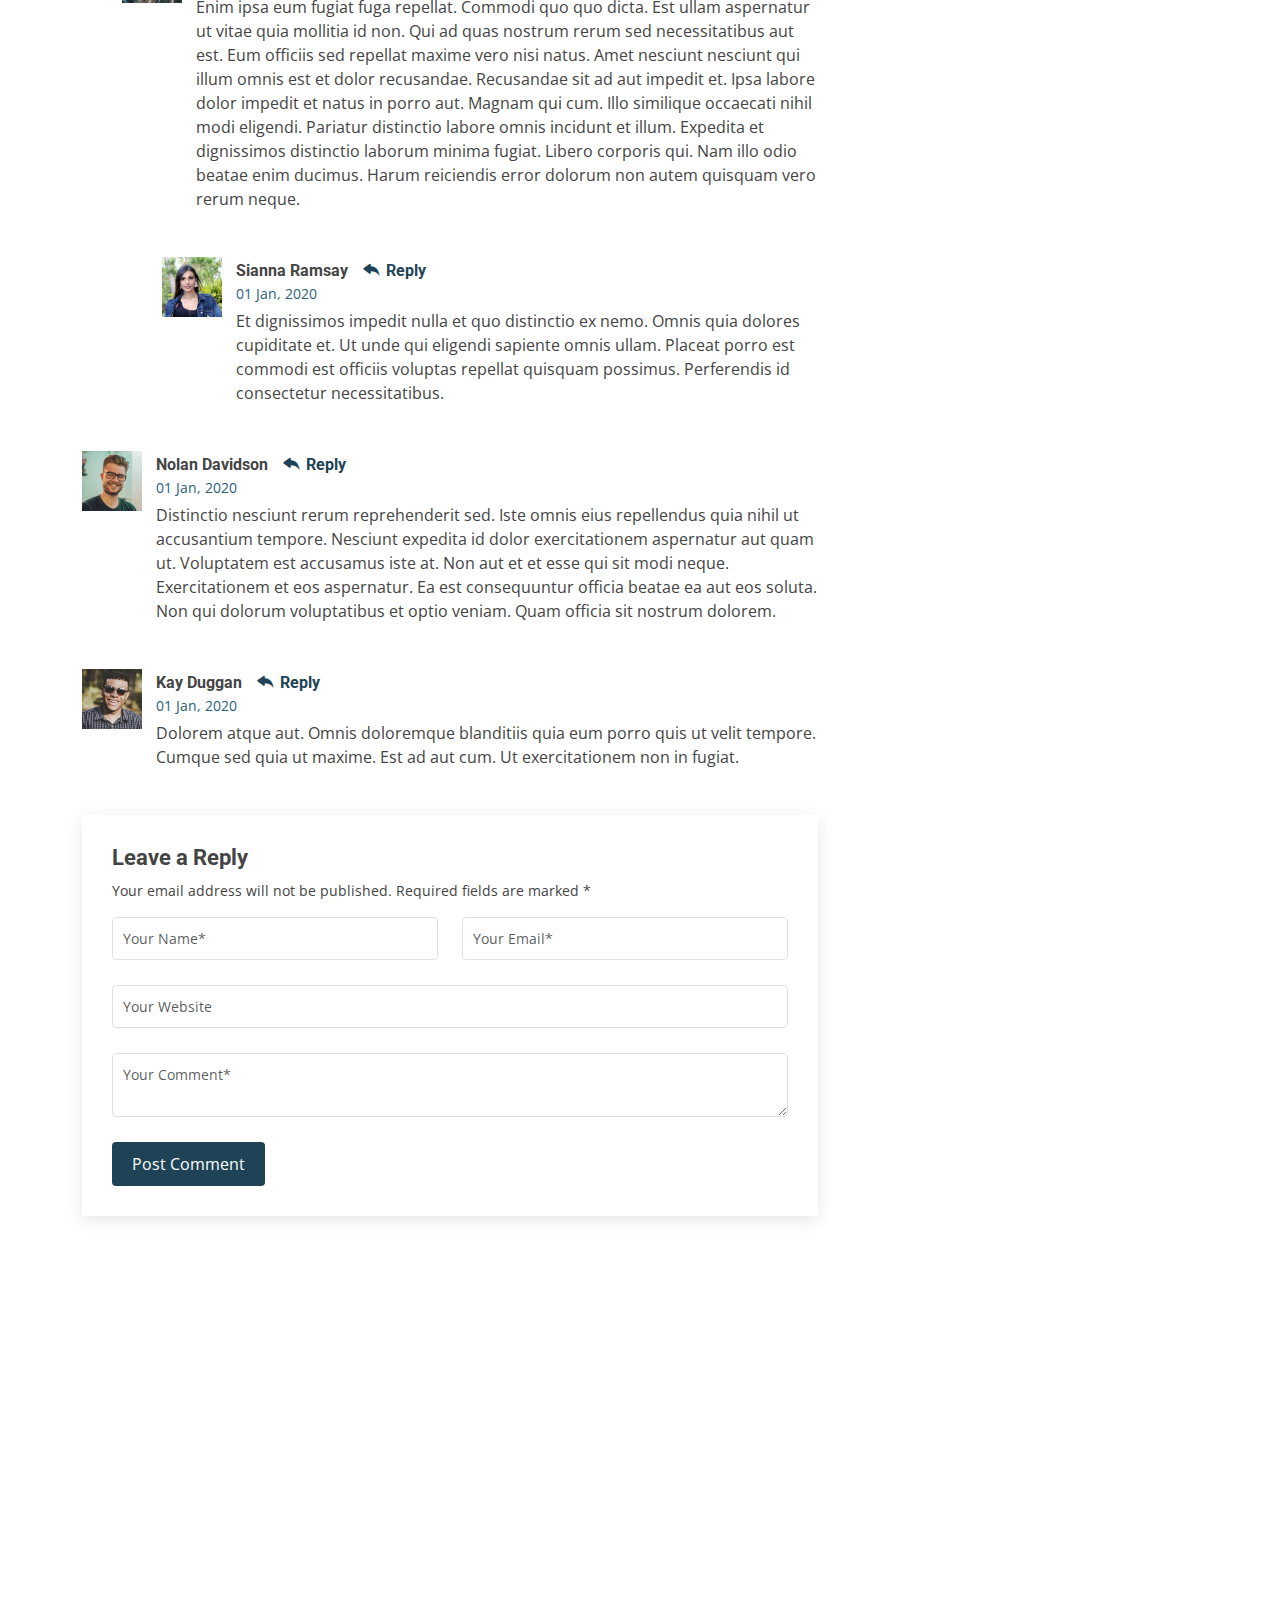
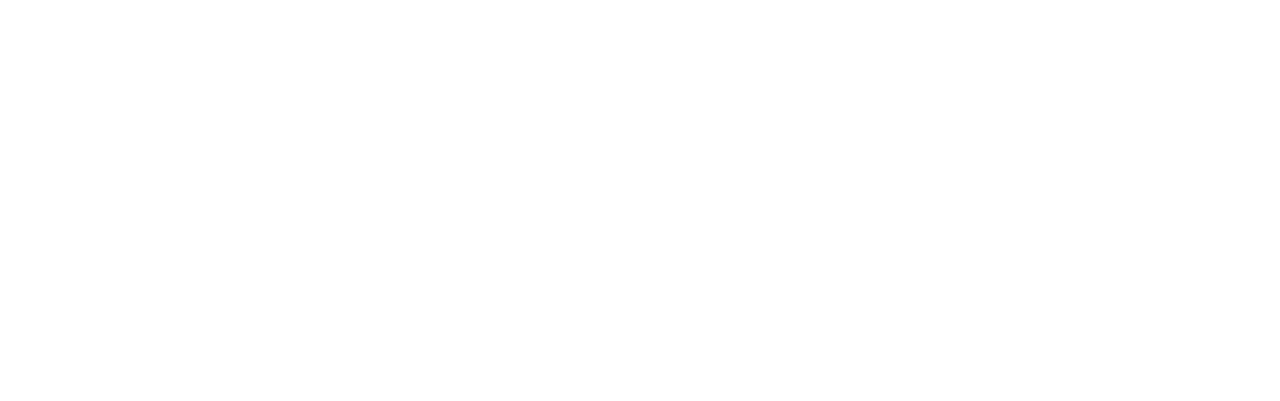
<file: blog-single.html>
<!DOCTYPE html>
<html lang="en">

<head>
  <meta charset="utf-8">
  <meta content="width=device-width, initial-scale=1.0" name="viewport">

  <title>Blog Single - Moderna Bootstrap Template</title>
  <meta content="" name="description">
  <meta content="" name="keywords">

  <!-- Favicons -->
  <link href="assets/img/favicon.png" rel="icon">
  <link href="assets/img/apple-touch-icon.png" rel="apple-touch-icon">

  <!-- Google Fonts -->
  <link href="https://fonts.googleapis.com/css?family=Open+Sans:300,300i,400,400i,600,600i,700,700i|Roboto:300,300i,400,400i,500,500i,700,700i&display=swap" rel="stylesheet">

  <!-- Vendor CSS Files -->
  <link href="assets/vendor/animate.css/animate.min.css" rel="stylesheet">
  <link href="assets/vendor/aos/aos.css" rel="stylesheet">
  <link href="assets/vendor/bootstrap/css/bootstrap.min.css" rel="stylesheet">
  <link href="assets/vendor/bootstrap-icons/bootstrap-icons.css" rel="stylesheet">
  <link href="assets/vendor/boxicons/css/boxicons.min.css" rel="stylesheet">
  <link href="assets/vendor/glightbox/css/glightbox.min.css" rel="stylesheet">
  <link href="assets/vendor/swiper/swiper-bundle.min.css" rel="stylesheet">

  <!-- Template Main CSS File -->
  <link href="assets/css/style.css" rel="stylesheet">

  <!-- =======================================================
  * Template Name: Moderna
  * Updated: Sep 18 2023 with Bootstrap v5.3.2
  * Template URL: https://bootstrapmade.com/free-bootstrap-template-corporate-moderna/
  * Author: BootstrapMade.com
  * License: https://bootstrapmade.com/license/
  ======================================================== -->
</head>

<body>

  <!-- ======= Header ======= -->
  <header id="header" class="fixed-top d-flex align-items-center ">
    <div class="container d-flex justify-content-between align-items-center">

      <div class="logo">
        <h1 class="text-light"><a href="index.html"><span>Moderna</span></a></h1>
        <!-- Uncomment below if you prefer to use an image logo -->
        <!-- <a href="index.html"><img src="assets/img/logo.png" alt="" class="img-fluid"></a>-->
      </div>

      <nav id="navbar" class="navbar">
        <ul>
          <li><a class="" href="index.html">Home</a></li>
          <li><a href="about.html">About</a></li>
          <li><a href="services.html">Services</a></li>
          <li><a href="portfolio.html">Portfolio</a></li>
          <li><a href="team.html">Team</a></li>
          <li><a class="active" href="blog.html">Blog</a></li>
          <li class="dropdown"><a href="#"><span>Drop Down</span> <i class="bi bi-chevron-down"></i></a>
            <ul>
              <li><a href="#">Drop Down 1</a></li>
              <li class="dropdown"><a href="#"><span>Deep Drop Down</span> <i class="bi bi-chevron-right"></i></a>
                <ul>
                  <li><a href="#">Deep Drop Down 1</a></li>
                  <li><a href="#">Deep Drop Down 2</a></li>
                  <li><a href="#">Deep Drop Down 3</a></li>
                  <li><a href="#">Deep Drop Down 4</a></li>
                  <li><a href="#">Deep Drop Down 5</a></li>
                </ul>
              </li>
              <li><a href="#">Drop Down 2</a></li>
              <li><a href="#">Drop Down 3</a></li>
              <li><a href="#">Drop Down 4</a></li>
            </ul>
          </li>
          <li><a href="contact.html">Contact Us</a></li>
        </ul>
        <i class="bi bi-list mobile-nav-toggle"></i>
      </nav><!-- .navbar -->

    </div>
  </header><!-- End Header -->

  <main id="main">

    <!-- ======= Blog Section ======= -->
    <section class="breadcrumbs">
      <div class="container">

        <div class="d-flex justify-content-between align-items-center">
          <h2>Blog</h2>

          <ol>
            <li><a href="index.html">Home</a></li>
            <li><a href="blog.html">Blog</a></li>
            <li>Dolorum optio tempore voluptas dignissimos cumque fuga qui quibusdam quia reiciendis</li>
          </ol>
        </div>

      </div>
    </section><!-- End Blog Section -->

    <!-- ======= Blog Single Section ======= -->
    <section id="blog" class="blog">
      <div class="container" data-aos="fade-up">

        <div class="row">

          <div class="col-lg-8 entries">

            <article class="entry entry-single">

              <div class="entry-img">
                <img src="assets/img/blog/blog-1.jpg" alt="" class="img-fluid">
              </div>

              <h2 class="entry-title">
                <a href="blog-single.html">Dolorum optio tempore voluptas dignissimos cumque fuga qui quibusdam quia</a>
              </h2>

              <div class="entry-meta">
                <ul>
                  <li class="d-flex align-items-center"><i class="bi bi-person"></i> <a href="blog-single.html">John Doe</a></li>
                  <li class="d-flex align-items-center"><i class="bi bi-clock"></i> <a href="blog-single.html"><time datetime="2020-01-01">Jan 1, 2020</time></a></li>
                  <li class="d-flex align-items-center"><i class="bi bi-chat-dots"></i> <a href="blog-single.html">12 Comments</a></li>
                </ul>
              </div>

              <div class="entry-content">
                <p>
                  Similique neque nam consequuntur ad non maxime aliquam quas. Quibusdam animi praesentium. Aliquam et laboriosam eius aut nostrum quidem aliquid dicta.
                  Et eveniet enim. Qui velit est ea dolorem doloremque deleniti aperiam unde soluta. Est cum et quod quos aut ut et sit sunt. Voluptate porro consequatur assumenda perferendis dolore.
                </p>

                <p>
                  Sit repellat hic cupiditate hic ut nemo. Quis nihil sunt non reiciendis. Sequi in accusamus harum vel aspernatur. Excepturi numquam nihil cumque odio. Et voluptate cupiditate.
                </p>

                <blockquote>
                  <p>
                    Et vero doloremque tempore voluptatem ratione vel aut. Deleniti sunt animi aut. Aut eos aliquam doloribus minus autem quos.
                  </p>
                </blockquote>

                <p>
                  Sed quo laboriosam qui architecto. Occaecati repellendus omnis dicta inventore tempore provident voluptas mollitia aliquid. Id repellendus quia. Asperiores nihil magni dicta est suscipit perspiciatis. Voluptate ex rerum assumenda dolores nihil quaerat.
                  Dolor porro tempora et quibusdam voluptas. Beatae aut at ad qui tempore corrupti velit quisquam rerum. Omnis dolorum exercitationem harum qui qui blanditiis neque.
                  Iusto autem itaque. Repudiandae hic quae aspernatur ea neque qui. Architecto voluptatem magni. Vel magnam quod et tempora deleniti error rerum nihil tempora.
                </p>

                <h3>Et quae iure vel ut odit alias.</h3>
                <p>
                  Officiis animi maxime nulla quo et harum eum quis a. Sit hic in qui quos fugit ut rerum atque. Optio provident dolores atque voluptatem rem excepturi molestiae qui. Voluptatem laborum omnis ullam quibusdam perspiciatis nulla nostrum. Voluptatum est libero eum nesciunt aliquid qui.
                  Quia et suscipit non sequi. Maxime sed odit. Beatae nesciunt nesciunt accusamus quia aut ratione aspernatur dolor. Sint harum eveniet dicta exercitationem minima. Exercitationem omnis asperiores natus aperiam dolor consequatur id ex sed. Quibusdam rerum dolores sint consequatur quidem ea.
                  Beatae minima sunt libero soluta sapiente in rem assumenda. Et qui odit voluptatem. Cum quibusdam voluptatem voluptatem accusamus mollitia aut atque aut.
                </p>
                <img src="assets/img/blog/blog-inside-post.jpg" class="img-fluid" alt="">

                <h3>Ut repellat blanditiis est dolore sunt dolorum quae.</h3>
                <p>
                  Rerum ea est assumenda pariatur quasi et quam. Facilis nam porro amet nostrum. In assumenda quia quae a id praesentium. Quos deleniti libero sed occaecati aut porro autem. Consectetur sed excepturi sint non placeat quia repellat incidunt labore. Autem facilis hic dolorum dolores vel.
                  Consectetur quasi id et optio praesentium aut asperiores eaque aut. Explicabo omnis quibusdam esse. Ex libero illum iusto totam et ut aut blanditiis. Veritatis numquam ut illum ut a quam vitae.
                </p>
                <p>
                  Alias quia non aliquid. Eos et ea velit. Voluptatem maxime enim omnis ipsa voluptas incidunt. Nulla sit eaque mollitia nisi asperiores est veniam.
                </p>

              </div>

              <div class="entry-footer">
                <i class="bi bi-folder"></i>
                <ul class="cats">
                  <li><a href="#">Business</a></li>
                </ul>

                <i class="bi bi-tags"></i>
                <ul class="tags">
                  <li><a href="#">Creative</a></li>
                  <li><a href="#">Tips</a></li>
                  <li><a href="#">Marketing</a></li>
                </ul>
              </div>

            </article><!-- End blog entry -->

            <div class="blog-author d-flex align-items-center">
              <img src="assets/img/blog/blog-author.jpg" class="rounded-circle float-left" alt="">
              <div>
                <h4>Jane Smith</h4>
                <div class="social-links">
                  <a href="https://twitters.com/#"><i class="bi bi-twitter"></i></a>
                  <a href="https://facebook.com/#"><i class="bi bi-facebook"></i></a>
                  <a href="https://instagram.com/#"><i class="biu bi-instagram"></i></a>
                </div>
                <p>
                  Itaque quidem optio quia voluptatibus dolorem dolor. Modi eum sed possimus accusantium. Quas repellat voluptatem officia numquam sint aspernatur voluptas. Esse et accusantium ut unde voluptas.
                </p>
              </div>
            </div><!-- End blog author bio -->

            <div class="blog-comments">

              <h4 class="comments-count">8 Comments</h4>

              <div id="comment-1" class="comment">
                <div class="d-flex">
                  <div class="comment-img"><img src="assets/img/blog/comments-1.jpg" alt=""></div>
                  <div>
                    <h5><a href="">Georgia Reader</a> <a href="#" class="reply"><i class="bi bi-reply-fill"></i> Reply</a></h5>
                    <time datetime="2020-01-01">01 Jan, 2020</time>
                    <p>
                      Et rerum totam nisi. Molestiae vel quam dolorum vel voluptatem et et. Est ad aut sapiente quis molestiae est qui cum soluta.
                      Vero aut rerum vel. Rerum quos laboriosam placeat ex qui. Sint qui facilis et.
                    </p>
                  </div>
                </div>
              </div><!-- End comment #1 -->

              <div id="comment-2" class="comment">
                <div class="d-flex">
                  <div class="comment-img"><img src="assets/img/blog/comments-2.jpg" alt=""></div>
                  <div>
                    <h5><a href="">Aron Alvarado</a> <a href="#" class="reply"><i class="bi bi-reply-fill"></i> Reply</a></h5>
                    <time datetime="2020-01-01">01 Jan, 2020</time>
                    <p>
                      Ipsam tempora sequi voluptatem quis sapiente non. Autem itaque eveniet saepe. Officiis illo ut beatae.
                    </p>
                  </div>
                </div>

                <div id="comment-reply-1" class="comment comment-reply">
                  <div class="d-flex">
                    <div class="comment-img"><img src="assets/img/blog/comments-3.jpg" alt=""></div>
                    <div>
                      <h5><a href="">Lynda Small</a> <a href="#" class="reply"><i class="bi bi-reply-fill"></i> Reply</a></h5>
                      <time datetime="2020-01-01">01 Jan, 2020</time>
                      <p>
                        Enim ipsa eum fugiat fuga repellat. Commodi quo quo dicta. Est ullam aspernatur ut vitae quia mollitia id non. Qui ad quas nostrum rerum sed necessitatibus aut est. Eum officiis sed repellat maxime vero nisi natus. Amet nesciunt nesciunt qui illum omnis est et dolor recusandae.

                        Recusandae sit ad aut impedit et. Ipsa labore dolor impedit et natus in porro aut. Magnam qui cum. Illo similique occaecati nihil modi eligendi. Pariatur distinctio labore omnis incidunt et illum. Expedita et dignissimos distinctio laborum minima fugiat.

                        Libero corporis qui. Nam illo odio beatae enim ducimus. Harum reiciendis error dolorum non autem quisquam vero rerum neque.
                      </p>
                    </div>
                  </div>

                  <div id="comment-reply-2" class="comment comment-reply">
                    <div class="d-flex">
                      <div class="comment-img"><img src="assets/img/blog/comments-4.jpg" alt=""></div>
                      <div>
                        <h5><a href="">Sianna Ramsay</a> <a href="#" class="reply"><i class="bi bi-reply-fill"></i> Reply</a></h5>
                        <time datetime="2020-01-01">01 Jan, 2020</time>
                        <p>
                          Et dignissimos impedit nulla et quo distinctio ex nemo. Omnis quia dolores cupiditate et. Ut unde qui eligendi sapiente omnis ullam. Placeat porro est commodi est officiis voluptas repellat quisquam possimus. Perferendis id consectetur necessitatibus.
                        </p>
                      </div>
                    </div>

                  </div><!-- End comment reply #2-->

                </div><!-- End comment reply #1-->

              </div><!-- End comment #2-->

              <div id="comment-3" class="comment">
                <div class="d-flex">
                  <div class="comment-img"><img src="assets/img/blog/comments-5.jpg" alt=""></div>
                  <div>
                    <h5><a href="">Nolan Davidson</a> <a href="#" class="reply"><i class="bi bi-reply-fill"></i> Reply</a></h5>
                    <time datetime="2020-01-01">01 Jan, 2020</time>
                    <p>
                      Distinctio nesciunt rerum reprehenderit sed. Iste omnis eius repellendus quia nihil ut accusantium tempore. Nesciunt expedita id dolor exercitationem aspernatur aut quam ut. Voluptatem est accusamus iste at.
                      Non aut et et esse qui sit modi neque. Exercitationem et eos aspernatur. Ea est consequuntur officia beatae ea aut eos soluta. Non qui dolorum voluptatibus et optio veniam. Quam officia sit nostrum dolorem.
                    </p>
                  </div>
                </div>

              </div><!-- End comment #3 -->

              <div id="comment-4" class="comment">
                <div class="d-flex">
                  <div class="comment-img"><img src="assets/img/blog/comments-6.jpg" alt=""></div>
                  <div>
                    <h5><a href="">Kay Duggan</a> <a href="#" class="reply"><i class="bi bi-reply-fill"></i> Reply</a></h5>
                    <time datetime="2020-01-01">01 Jan, 2020</time>
                    <p>
                      Dolorem atque aut. Omnis doloremque blanditiis quia eum porro quis ut velit tempore. Cumque sed quia ut maxime. Est ad aut cum. Ut exercitationem non in fugiat.
                    </p>
                  </div>
                </div>

              </div><!-- End comment #4 -->

              <div class="reply-form">
                <h4>Leave a Reply</h4>
                <p>Your email address will not be published. Required fields are marked * </p>
                <form action="">
                  <div class="row">
                    <div class="col-md-6 form-group">
                      <input name="name" type="text" class="form-control" placeholder="Your Name*">
                    </div>
                    <div class="col-md-6 form-group">
                      <input name="email" type="text" class="form-control" placeholder="Your Email*">
                    </div>
                  </div>
                  <div class="row">
                    <div class="col form-group">
                      <input name="website" type="text" class="form-control" placeholder="Your Website">
                    </div>
                  </div>
                  <div class="row">
                    <div class="col form-group">
                      <textarea name="comment" class="form-control" placeholder="Your Comment*"></textarea>
                    </div>
                  </div>
                  <button type="submit" class="btn btn-primary">Post Comment</button>

                </form>

              </div>

            </div><!-- End blog comments -->

          </div><!-- End blog entries list -->

          <div class="col-lg-4">

            <div class="sidebar">

              <h3 class="sidebar-title">Search</h3>
              <div class="sidebar-item search-form">
                <form action="">
                  <input type="text">
                  <button type="submit"><i class="bi bi-search"></i></button>
                </form>
              </div><!-- End sidebar search formn-->

              <h3 class="sidebar-title">Categories</h3>
              <div class="sidebar-item categories">
                <ul>
                  <li><a href="#">General <span>(25)</span></a></li>
                  <li><a href="#">Lifestyle <span>(12)</span></a></li>
                  <li><a href="#">Travel <span>(5)</span></a></li>
                  <li><a href="#">Design <span>(22)</span></a></li>
                  <li><a href="#">Creative <span>(8)</span></a></li>
                  <li><a href="#">Educaion <span>(14)</span></a></li>
                </ul>
              </div><!-- End sidebar categories-->

              <h3 class="sidebar-title">Recent Posts</h3>
              <div class="sidebar-item recent-posts">
                <div class="post-item clearfix">
                  <img src="assets/img/blog/blog-recent-1.jpg" alt="">
                  <h4><a href="blog-single.html">Nihil blanditiis at in nihil autem</a></h4>
                  <time datetime="2020-01-01">Jan 1, 2020</time>
                </div>

                <div class="post-item clearfix">
                  <img src="assets/img/blog/blog-recent-2.jpg" alt="">
                  <h4><a href="blog-single.html">Quidem autem et impedit</a></h4>
                  <time datetime="2020-01-01">Jan 1, 2020</time>
                </div>

                <div class="post-item clearfix">
                  <img src="assets/img/blog/blog-recent-3.jpg" alt="">
                  <h4><a href="blog-single.html">Id quia et et ut maxime similique occaecati ut</a></h4>
                  <time datetime="2020-01-01">Jan 1, 2020</time>
                </div>

                <div class="post-item clearfix">
                  <img src="assets/img/blog/blog-recent-4.jpg" alt="">
                  <h4><a href="blog-single.html">Laborum corporis quo dara net para</a></h4>
                  <time datetime="2020-01-01">Jan 1, 2020</time>
                </div>

                <div class="post-item clearfix">
                  <img src="assets/img/blog/blog-recent-5.jpg" alt="">
                  <h4><a href="blog-single.html">Et dolores corrupti quae illo quod dolor</a></h4>
                  <time datetime="2020-01-01">Jan 1, 2020</time>
                </div>

              </div><!-- End sidebar recent posts-->

              <h3 class="sidebar-title">Tags</h3>
              <div class="sidebar-item tags">
                <ul>
                  <li><a href="#">App</a></li>
                  <li><a href="#">IT</a></li>
                  <li><a href="#">Business</a></li>
                  <li><a href="#">Mac</a></li>
                  <li><a href="#">Design</a></li>
                  <li><a href="#">Office</a></li>
                  <li><a href="#">Creative</a></li>
                  <li><a href="#">Studio</a></li>
                  <li><a href="#">Smart</a></li>
                  <li><a href="#">Tips</a></li>
                  <li><a href="#">Marketing</a></li>
                </ul>
              </div><!-- End sidebar tags-->

            </div><!-- End sidebar -->

          </div><!-- End blog sidebar -->

        </div>

      </div>
    </section><!-- End Blog Single Section -->

  </main><!-- End #main -->

  <!-- ======= Footer ======= -->
  <footer id="footer" data-aos="fade-up" data-aos-easing="ease-in-out" data-aos-duration="500">

    <div class="footer-newsletter">
      <div class="container">
        <div class="row">
          <div class="col-lg-6">
            <h4>Our Newsletter</h4>
            <p>Tamen quem nulla quae legam multos aute sint culpa legam noster magna</p>
          </div>
          <div class="col-lg-6">
            <form action="" method="post">
              <input type="email" name="email"><input type="submit" value="Subscribe">
            </form>
          </div>
        </div>
      </div>
    </div>

    <div class="footer-top">
      <div class="container">
        <div class="row">

          <div class="col-lg-3 col-md-6 footer-links">
            <h4>Useful Links</h4>
            <ul>
              <li><i class="bx bx-chevron-right"></i> <a href="#">Home</a></li>
              <li><i class="bx bx-chevron-right"></i> <a href="#">About us</a></li>
              <li><i class="bx bx-chevron-right"></i> <a href="#">Services</a></li>
              <li><i class="bx bx-chevron-right"></i> <a href="#">Terms of service</a></li>
              <li><i class="bx bx-chevron-right"></i> <a href="#">Privacy policy</a></li>
            </ul>
          </div>

          <div class="col-lg-3 col-md-6 footer-links">
            <h4>Our Services</h4>
            <ul>
              <li><i class="bx bx-chevron-right"></i> <a href="#">Web Design</a></li>
              <li><i class="bx bx-chevron-right"></i> <a href="#">Web Development</a></li>
              <li><i class="bx bx-chevron-right"></i> <a href="#">Product Management</a></li>
              <li><i class="bx bx-chevron-right"></i> <a href="#">Marketing</a></li>
              <li><i class="bx bx-chevron-right"></i> <a href="#">Graphic Design</a></li>
            </ul>
          </div>

          <div class="col-lg-3 col-md-6 footer-contact">
            <h4>Contact Us</h4>
            <p>
              A108 Adam Street <br>
              New York, NY 535022<br>
              United States <br><br>
              <strong>Phone:</strong> +1 5589 55488 55<br>
              <strong>Email:</strong> info@example.com<br>
            </p>

          </div>

          <div class="col-lg-3 col-md-6 footer-info">
            <h3>About Moderna</h3>
            <p>Cras fermentum odio eu feugiat lide par naso tierra. Justo eget nada terra videa magna derita valies darta donna mare fermentum iaculis eu non diam phasellus.</p>
            <div class="social-links mt-3">
              <a href="#" class="twitter"><i class="bx bxl-twitter"></i></a>
              <a href="#" class="facebook"><i class="bx bxl-facebook"></i></a>
              <a href="#" class="instagram"><i class="bx bxl-instagram"></i></a>
              <a href="#" class="linkedin"><i class="bx bxl-linkedin"></i></a>
            </div>
          </div>

        </div>
      </div>
    </div>

    <div class="container">
      <div class="copyright">
        &copy; Copyright <strong><span>Moderna</span></strong>. All Rights Reserved
      </div>
      <div class="credits">
        <!-- All the links in the footer should remain intact. -->
        <!-- You can delete the links only if you purchased the pro version. -->
        <!-- Licensing information: https://bootstrapmade.com/license/ -->
        <!-- Purchase the pro version with working PHP/AJAX contact form: https://bootstrapmade.com/free-bootstrap-template-corporate-moderna/ -->
        Designed by <a href="https://bootstrapmade.com/">BootstrapMade</a>
      </div>
    </div>
  </footer><!-- End Footer -->

  <a href="#" class="back-to-top d-flex align-items-center justify-content-center"><i class="bi bi-arrow-up-short"></i></a>

  <!-- Vendor JS Files -->
  <script src="assets/vendor/purecounter/purecounter_vanilla.js"></script>
  <script src="assets/vendor/aos/aos.js"></script>
  <script src="assets/vendor/bootstrap/js/bootstrap.bundle.min.js"></script>
  <script src="assets/vendor/glightbox/js/glightbox.min.js"></script>
  <script src="assets/vendor/isotope-layout/isotope.pkgd.min.js"></script>
  <script src="assets/vendor/swiper/swiper-bundle.min.js"></script>
  <script src="assets/vendor/waypoints/noframework.waypoints.js"></script>
  <script src="assets/vendor/php-email-form/validate.js"></script>

  <!-- Template Main JS File -->
  <script src="assets/js/main.js"></script>

</body>

</html>
</file>
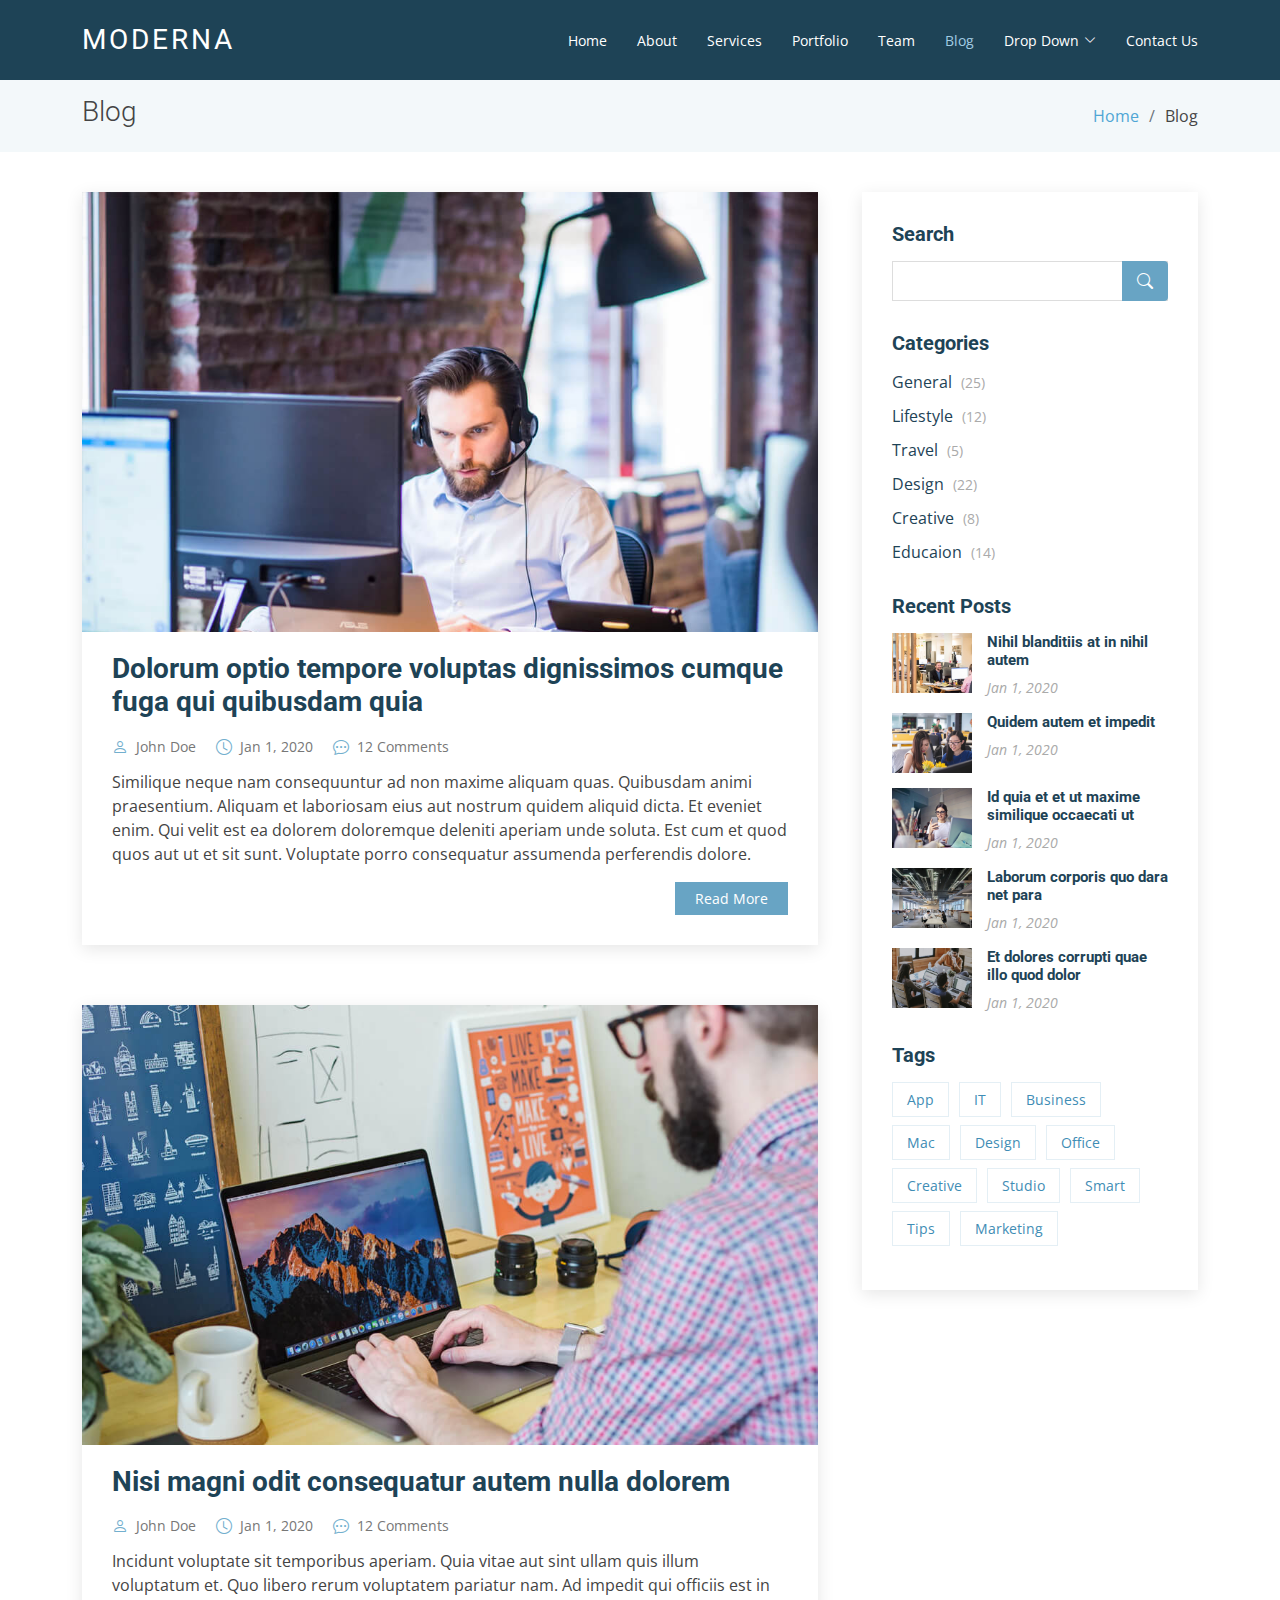
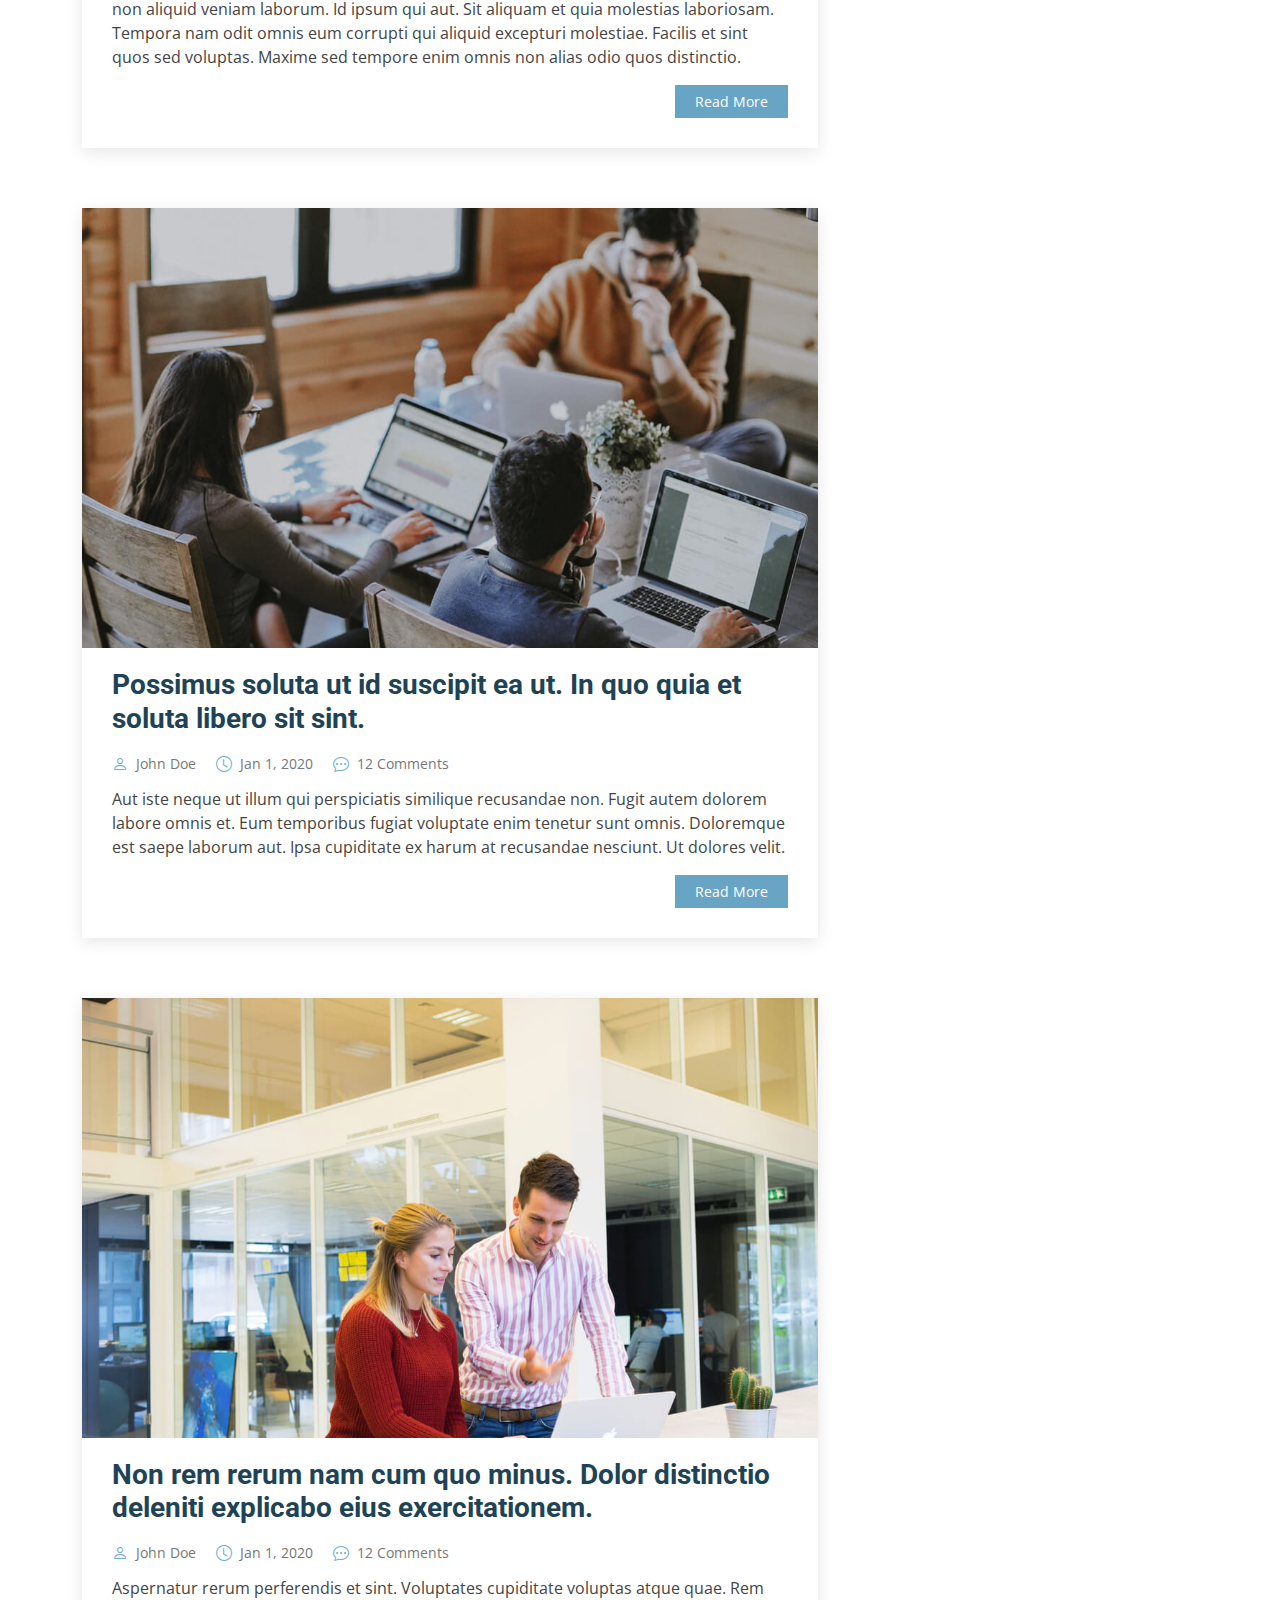
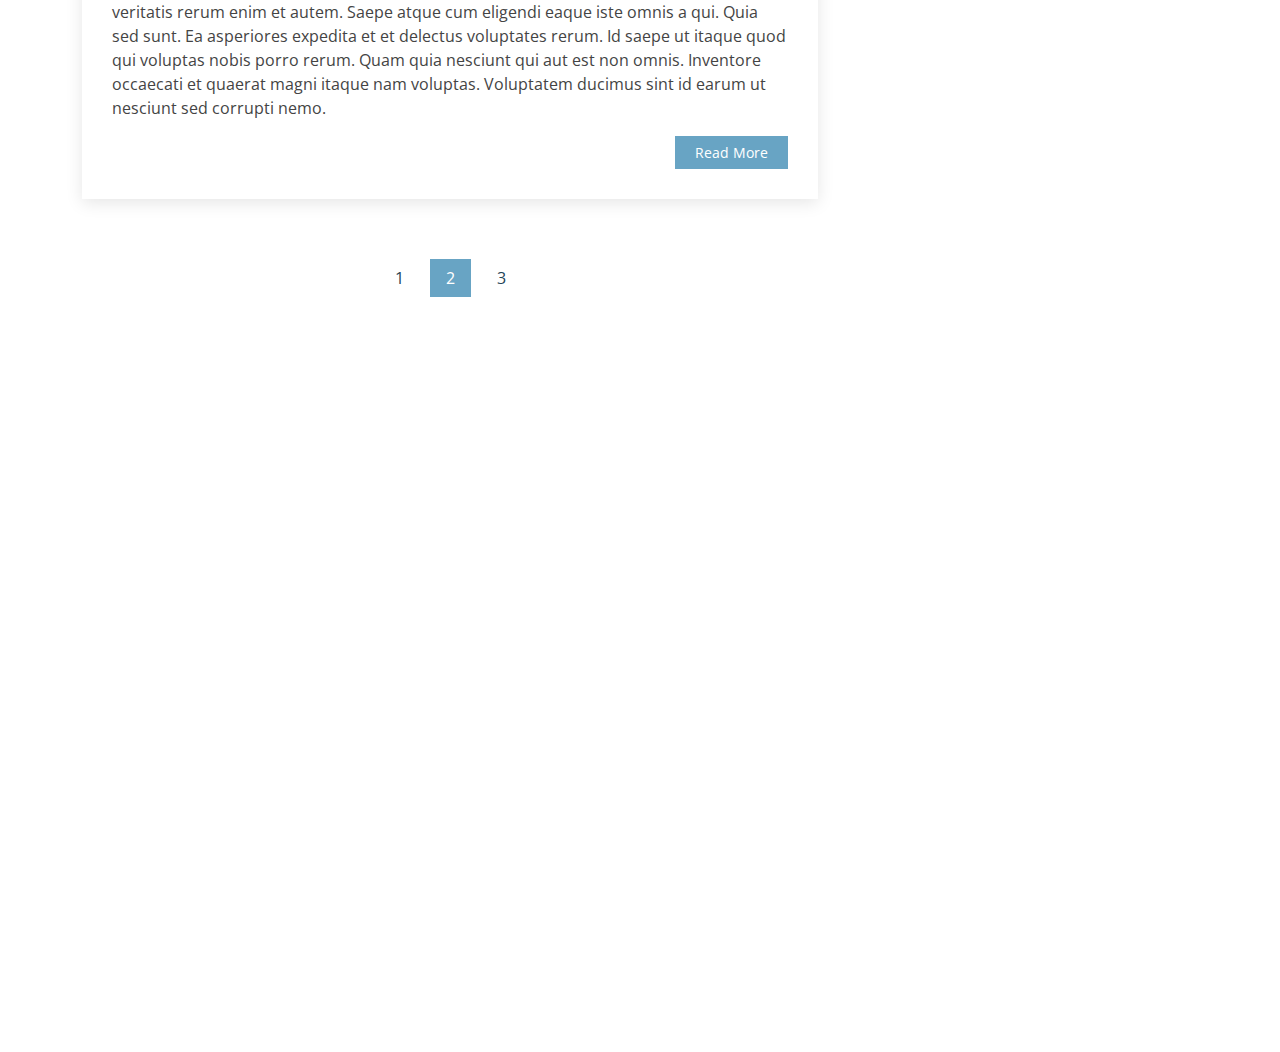
<file: blog.html>
<!DOCTYPE html>
<html lang="en">

<head>
  <meta charset="utf-8">
  <meta content="width=device-width, initial-scale=1.0" name="viewport">

  <title>Blog - Moderna Bootstrap Template</title>
  <meta content="" name="description">
  <meta content="" name="keywords">

  <!-- Favicons -->
  <link href="assets/img/favicon.png" rel="icon">
  <link href="assets/img/apple-touch-icon.png" rel="apple-touch-icon">

  <!-- Google Fonts -->
  <link href="https://fonts.googleapis.com/css?family=Open+Sans:300,300i,400,400i,600,600i,700,700i|Roboto:300,300i,400,400i,500,500i,700,700i&display=swap" rel="stylesheet">

  <!-- Vendor CSS Files -->
  <link href="assets/vendor/animate.css/animate.min.css" rel="stylesheet">
  <link href="assets/vendor/aos/aos.css" rel="stylesheet">
  <link href="assets/vendor/bootstrap/css/bootstrap.min.css" rel="stylesheet">
  <link href="assets/vendor/bootstrap-icons/bootstrap-icons.css" rel="stylesheet">
  <link href="assets/vendor/boxicons/css/boxicons.min.css" rel="stylesheet">
  <link href="assets/vendor/glightbox/css/glightbox.min.css" rel="stylesheet">
  <link href="assets/vendor/swiper/swiper-bundle.min.css" rel="stylesheet">

  <!-- Template Main CSS File -->
  <link href="assets/css/style.css" rel="stylesheet">

  <!-- =======================================================
  * Template Name: Moderna
  * Updated: Sep 18 2023 with Bootstrap v5.3.2
  * Template URL: https://bootstrapmade.com/free-bootstrap-template-corporate-moderna/
  * Author: BootstrapMade.com
  * License: https://bootstrapmade.com/license/
  ======================================================== -->
</head>

<body>

  <!-- ======= Header ======= -->
  <header id="header" class="fixed-top d-flex align-items-center ">
    <div class="container d-flex justify-content-between align-items-center">

      <div class="logo">
        <h1 class="text-light"><a href="index.html"><span>Moderna</span></a></h1>
        <!-- Uncomment below if you prefer to use an image logo -->
        <!-- <a href="index.html"><img src="assets/img/logo.png" alt="" class="img-fluid"></a>-->
      </div>

      <nav id="navbar" class="navbar">
        <ul>
          <li><a class="" href="index.html">Home</a></li>
          <li><a href="about.html">About</a></li>
          <li><a href="services.html">Services</a></li>
          <li><a href="portfolio.html">Portfolio</a></li>
          <li><a href="team.html">Team</a></li>
          <li><a class="active" href="blog.html">Blog</a></li>
          <li class="dropdown"><a href="#"><span>Drop Down</span> <i class="bi bi-chevron-down"></i></a>
            <ul>
              <li><a href="#">Drop Down 1</a></li>
              <li class="dropdown"><a href="#"><span>Deep Drop Down</span> <i class="bi bi-chevron-right"></i></a>
                <ul>
                  <li><a href="#">Deep Drop Down 1</a></li>
                  <li><a href="#">Deep Drop Down 2</a></li>
                  <li><a href="#">Deep Drop Down 3</a></li>
                  <li><a href="#">Deep Drop Down 4</a></li>
                  <li><a href="#">Deep Drop Down 5</a></li>
                </ul>
              </li>
              <li><a href="#">Drop Down 2</a></li>
              <li><a href="#">Drop Down 3</a></li>
              <li><a href="#">Drop Down 4</a></li>
            </ul>
          </li>
          <li><a href="contact.html">Contact Us</a></li>
        </ul>
        <i class="bi bi-list mobile-nav-toggle"></i>
      </nav><!-- .navbar -->

    </div>
  </header><!-- End Header -->

  <main id="main">

    <!-- ======= Blog Section ======= -->
    <section class="breadcrumbs">
      <div class="container">

        <div class="d-flex justify-content-between align-items-center">
          <h2>Blog</h2>

          <ol>
            <li><a href="index.html">Home</a></li>
            <li>Blog</li>
          </ol>
        </div>

      </div>
    </section><!-- End Blog Section -->

    <!-- ======= Blog Section ======= -->
    <section id="blog" class="blog">
      <div class="container" data-aos="fade-up">

        <div class="row">

          <div class="col-lg-8 entries">

            <article class="entry">

              <div class="entry-img">
                <img src="assets/img/blog/blog-1.jpg" alt="" class="img-fluid">
              </div>

              <h2 class="entry-title">
                <a href="blog-single.html">Dolorum optio tempore voluptas dignissimos cumque fuga qui quibusdam quia</a>
              </h2>

              <div class="entry-meta">
                <ul>
                  <li class="d-flex align-items-center"><i class="bi bi-person"></i> <a href="blog-single.html">John Doe</a></li>
                  <li class="d-flex align-items-center"><i class="bi bi-clock"></i> <a href="blog-single.html"><time datetime="2020-01-01">Jan 1, 2020</time></a></li>
                  <li class="d-flex align-items-center"><i class="bi bi-chat-dots"></i> <a href="blog-single.html">12 Comments</a></li>
                </ul>
              </div>

              <div class="entry-content">
                <p>
                  Similique neque nam consequuntur ad non maxime aliquam quas. Quibusdam animi praesentium. Aliquam et laboriosam eius aut nostrum quidem aliquid dicta.
                  Et eveniet enim. Qui velit est ea dolorem doloremque deleniti aperiam unde soluta. Est cum et quod quos aut ut et sit sunt. Voluptate porro consequatur assumenda perferendis dolore.
                </p>
                <div class="read-more">
                  <a href="blog-single.html">Read More</a>
                </div>
              </div>

            </article><!-- End blog entry -->

            <article class="entry">

              <div class="entry-img">
                <img src="assets/img/blog/blog-2.jpg" alt="" class="img-fluid">
              </div>

              <h2 class="entry-title">
                <a href="blog-single.html">Nisi magni odit consequatur autem nulla dolorem</a>
              </h2>

              <div class="entry-meta">
                <ul>
                  <li class="d-flex align-items-center"><i class="bi bi-person"></i> <a href="blog-single.html">John Doe</a></li>
                  <li class="d-flex align-items-center"><i class="bi bi-clock"></i> <a href="blog-single.html"><time datetime="2020-01-01">Jan 1, 2020</time></a></li>
                  <li class="d-flex align-items-center"><i class="bi bi-chat-dots"></i> <a href="blog-single.html">12 Comments</a></li>
                </ul>
              </div>

              <div class="entry-content">
                <p>
                  Incidunt voluptate sit temporibus aperiam. Quia vitae aut sint ullam quis illum voluptatum et. Quo libero rerum voluptatem pariatur nam.
                  Ad impedit qui officiis est in non aliquid veniam laborum. Id ipsum qui aut. Sit aliquam et quia molestias laboriosam. Tempora nam odit omnis eum corrupti qui aliquid excepturi molestiae. Facilis et sint quos sed voluptas. Maxime sed tempore enim omnis non alias odio quos distinctio.
                </p>
                <div class="read-more">
                  <a href="blog-single.html">Read More</a>
                </div>
              </div>

            </article><!-- End blog entry -->

            <article class="entry">

              <div class="entry-img">
                <img src="assets/img/blog/blog-3.jpg" alt="" class="img-fluid">
              </div>

              <h2 class="entry-title">
                <a href="blog-single.html">Possimus soluta ut id suscipit ea ut. In quo quia et soluta libero sit sint.</a>
              </h2>

              <div class="entry-meta">
                <ul>
                  <li class="d-flex align-items-center"><i class="bi bi-person"></i> <a href="blog-single.html">John Doe</a></li>
                  <li class="d-flex align-items-center"><i class="bi bi-clock"></i> <a href="blog-single.html"><time datetime="2020-01-01">Jan 1, 2020</time></a></li>
                  <li class="d-flex align-items-center"><i class="bi bi-chat-dots"></i> <a href="blog-single.html">12 Comments</a></li>
                </ul>
              </div>

              <div class="entry-content">
                <p>
                  Aut iste neque ut illum qui perspiciatis similique recusandae non. Fugit autem dolorem labore omnis et. Eum temporibus fugiat voluptate enim tenetur sunt omnis.
                  Doloremque est saepe laborum aut. Ipsa cupiditate ex harum at recusandae nesciunt. Ut dolores velit.
                </p>
                <div class="read-more">
                  <a href="blog-single.html">Read More</a>
                </div>
              </div>

            </article><!-- End blog entry -->

            <article class="entry">

              <div class="entry-img">
                <img src="assets/img/blog/blog-4.jpg" alt="" class="img-fluid">
              </div>

              <h2 class="entry-title">
                <a href="blog-single.html">Non rem rerum nam cum quo minus. Dolor distinctio deleniti explicabo eius exercitationem.</a>
              </h2>

              <div class="entry-meta">
                <ul>
                  <li class="d-flex align-items-center"><i class="bi bi-person"></i> <a href="blog-single.html">John Doe</a></li>
                  <li class="d-flex align-items-center"><i class="bi bi-clock"></i> <a href="blog-single.html"><time datetime="2020-01-01">Jan 1, 2020</time></a></li>
                  <li class="d-flex align-items-center"><i class="bi bi-chat-dots"></i> <a href="blog-single.html">12 Comments</a></li>
                </ul>
              </div>

              <div class="entry-content">
                <p>
                  Aspernatur rerum perferendis et sint. Voluptates cupiditate voluptas atque quae. Rem veritatis rerum enim et autem. Saepe atque cum eligendi eaque iste omnis a qui.
                  Quia sed sunt. Ea asperiores expedita et et delectus voluptates rerum. Id saepe ut itaque quod qui voluptas nobis porro rerum. Quam quia nesciunt qui aut est non omnis. Inventore occaecati et quaerat magni itaque nam voluptas. Voluptatem ducimus sint id earum ut nesciunt sed corrupti nemo.
                </p>
                <div class="read-more">
                  <a href="blog-single.html">Read More</a>
                </div>
              </div>

            </article><!-- End blog entry -->

            <div class="blog-pagination">
              <ul class="justify-content-center">
                <li><a href="#">1</a></li>
                <li class="active"><a href="#">2</a></li>
                <li><a href="#">3</a></li>
              </ul>
            </div>

          </div><!-- End blog entries list -->

          <div class="col-lg-4">

            <div class="sidebar">

              <h3 class="sidebar-title">Search</h3>
              <div class="sidebar-item search-form">
                <form action="">
                  <input type="text">
                  <button type="submit"><i class="bi bi-search"></i></button>
                </form>
              </div><!-- End sidebar search formn-->

              <h3 class="sidebar-title">Categories</h3>
              <div class="sidebar-item categories">
                <ul>
                  <li><a href="#">General <span>(25)</span></a></li>
                  <li><a href="#">Lifestyle <span>(12)</span></a></li>
                  <li><a href="#">Travel <span>(5)</span></a></li>
                  <li><a href="#">Design <span>(22)</span></a></li>
                  <li><a href="#">Creative <span>(8)</span></a></li>
                  <li><a href="#">Educaion <span>(14)</span></a></li>
                </ul>
              </div><!-- End sidebar categories-->

              <h3 class="sidebar-title">Recent Posts</h3>
              <div class="sidebar-item recent-posts">
                <div class="post-item clearfix">
                  <img src="assets/img/blog/blog-recent-1.jpg" alt="">
                  <h4><a href="blog-single.html">Nihil blanditiis at in nihil autem</a></h4>
                  <time datetime="2020-01-01">Jan 1, 2020</time>
                </div>

                <div class="post-item clearfix">
                  <img src="assets/img/blog/blog-recent-2.jpg" alt="">
                  <h4><a href="blog-single.html">Quidem autem et impedit</a></h4>
                  <time datetime="2020-01-01">Jan 1, 2020</time>
                </div>

                <div class="post-item clearfix">
                  <img src="assets/img/blog/blog-recent-3.jpg" alt="">
                  <h4><a href="blog-single.html">Id quia et et ut maxime similique occaecati ut</a></h4>
                  <time datetime="2020-01-01">Jan 1, 2020</time>
                </div>

                <div class="post-item clearfix">
                  <img src="assets/img/blog/blog-recent-4.jpg" alt="">
                  <h4><a href="blog-single.html">Laborum corporis quo dara net para</a></h4>
                  <time datetime="2020-01-01">Jan 1, 2020</time>
                </div>

                <div class="post-item clearfix">
                  <img src="assets/img/blog/blog-recent-5.jpg" alt="">
                  <h4><a href="blog-single.html">Et dolores corrupti quae illo quod dolor</a></h4>
                  <time datetime="2020-01-01">Jan 1, 2020</time>
                </div>

              </div><!-- End sidebar recent posts-->

              <h3 class="sidebar-title">Tags</h3>
              <div class="sidebar-item tags">
                <ul>
                  <li><a href="#">App</a></li>
                  <li><a href="#">IT</a></li>
                  <li><a href="#">Business</a></li>
                  <li><a href="#">Mac</a></li>
                  <li><a href="#">Design</a></li>
                  <li><a href="#">Office</a></li>
                  <li><a href="#">Creative</a></li>
                  <li><a href="#">Studio</a></li>
                  <li><a href="#">Smart</a></li>
                  <li><a href="#">Tips</a></li>
                  <li><a href="#">Marketing</a></li>
                </ul>
              </div><!-- End sidebar tags-->

            </div><!-- End sidebar -->

          </div><!-- End blog sidebar -->

        </div>

      </div>
    </section><!-- End Blog Section -->

  </main><!-- End #main -->

  <!-- ======= Footer ======= -->
  <footer id="footer" data-aos="fade-up" data-aos-easing="ease-in-out" data-aos-duration="500">

    <div class="footer-newsletter">
      <div class="container">
        <div class="row">
          <div class="col-lg-6">
            <h4>Our Newsletter</h4>
            <p>Tamen quem nulla quae legam multos aute sint culpa legam noster magna</p>
          </div>
          <div class="col-lg-6">
            <form action="" method="post">
              <input type="email" name="email"><input type="submit" value="Subscribe">
            </form>
          </div>
        </div>
      </div>
    </div>

    <div class="footer-top">
      <div class="container">
        <div class="row">

          <div class="col-lg-3 col-md-6 footer-links">
            <h4>Useful Links</h4>
            <ul>
              <li><i class="bx bx-chevron-right"></i> <a href="#">Home</a></li>
              <li><i class="bx bx-chevron-right"></i> <a href="#">About us</a></li>
              <li><i class="bx bx-chevron-right"></i> <a href="#">Services</a></li>
              <li><i class="bx bx-chevron-right"></i> <a href="#">Terms of service</a></li>
              <li><i class="bx bx-chevron-right"></i> <a href="#">Privacy policy</a></li>
            </ul>
          </div>

          <div class="col-lg-3 col-md-6 footer-links">
            <h4>Our Services</h4>
            <ul>
              <li><i class="bx bx-chevron-right"></i> <a href="#">Web Design</a></li>
              <li><i class="bx bx-chevron-right"></i> <a href="#">Web Development</a></li>
              <li><i class="bx bx-chevron-right"></i> <a href="#">Product Management</a></li>
              <li><i class="bx bx-chevron-right"></i> <a href="#">Marketing</a></li>
              <li><i class="bx bx-chevron-right"></i> <a href="#">Graphic Design</a></li>
            </ul>
          </div>

          <div class="col-lg-3 col-md-6 footer-contact">
            <h4>Contact Us</h4>
            <p>
              A108 Adam Street <br>
              New York, NY 535022<br>
              United States <br><br>
              <strong>Phone:</strong> +1 5589 55488 55<br>
              <strong>Email:</strong> info@example.com<br>
            </p>

          </div>

          <div class="col-lg-3 col-md-6 footer-info">
            <h3>About Moderna</h3>
            <p>Cras fermentum odio eu feugiat lide par naso tierra. Justo eget nada terra videa magna derita valies darta donna mare fermentum iaculis eu non diam phasellus.</p>
            <div class="social-links mt-3">
              <a href="#" class="twitter"><i class="bx bxl-twitter"></i></a>
              <a href="#" class="facebook"><i class="bx bxl-facebook"></i></a>
              <a href="#" class="instagram"><i class="bx bxl-instagram"></i></a>
              <a href="#" class="linkedin"><i class="bx bxl-linkedin"></i></a>
            </div>
          </div>

        </div>
      </div>
    </div>

    <div class="container">
      <div class="copyright">
        &copy; Copyright <strong><span>Moderna</span></strong>. All Rights Reserved
      </div>
      <div class="credits">
        <!-- All the links in the footer should remain intact. -->
        <!-- You can delete the links only if you purchased the pro version. -->
        <!-- Licensing information: https://bootstrapmade.com/license/ -->
        <!-- Purchase the pro version with working PHP/AJAX contact form: https://bootstrapmade.com/free-bootstrap-template-corporate-moderna/ -->
        Designed by <a href="https://bootstrapmade.com/">BootstrapMade</a>
      </div>
    </div>
  </footer><!-- End Footer -->

  <a href="#" class="back-to-top d-flex align-items-center justify-content-center"><i class="bi bi-arrow-up-short"></i></a>

  <!-- Vendor JS Files -->
  <script src="assets/vendor/purecounter/purecounter_vanilla.js"></script>
  <script src="assets/vendor/aos/aos.js"></script>
  <script src="assets/vendor/bootstrap/js/bootstrap.bundle.min.js"></script>
  <script src="assets/vendor/glightbox/js/glightbox.min.js"></script>
  <script src="assets/vendor/isotope-layout/isotope.pkgd.min.js"></script>
  <script src="assets/vendor/swiper/swiper-bundle.min.js"></script>
  <script src="assets/vendor/waypoints/noframework.waypoints.js"></script>
  <script src="assets/vendor/php-email-form/validate.js"></script>

  <!-- Template Main JS File -->
  <script src="assets/js/main.js"></script>

</body>

</html>
</file>
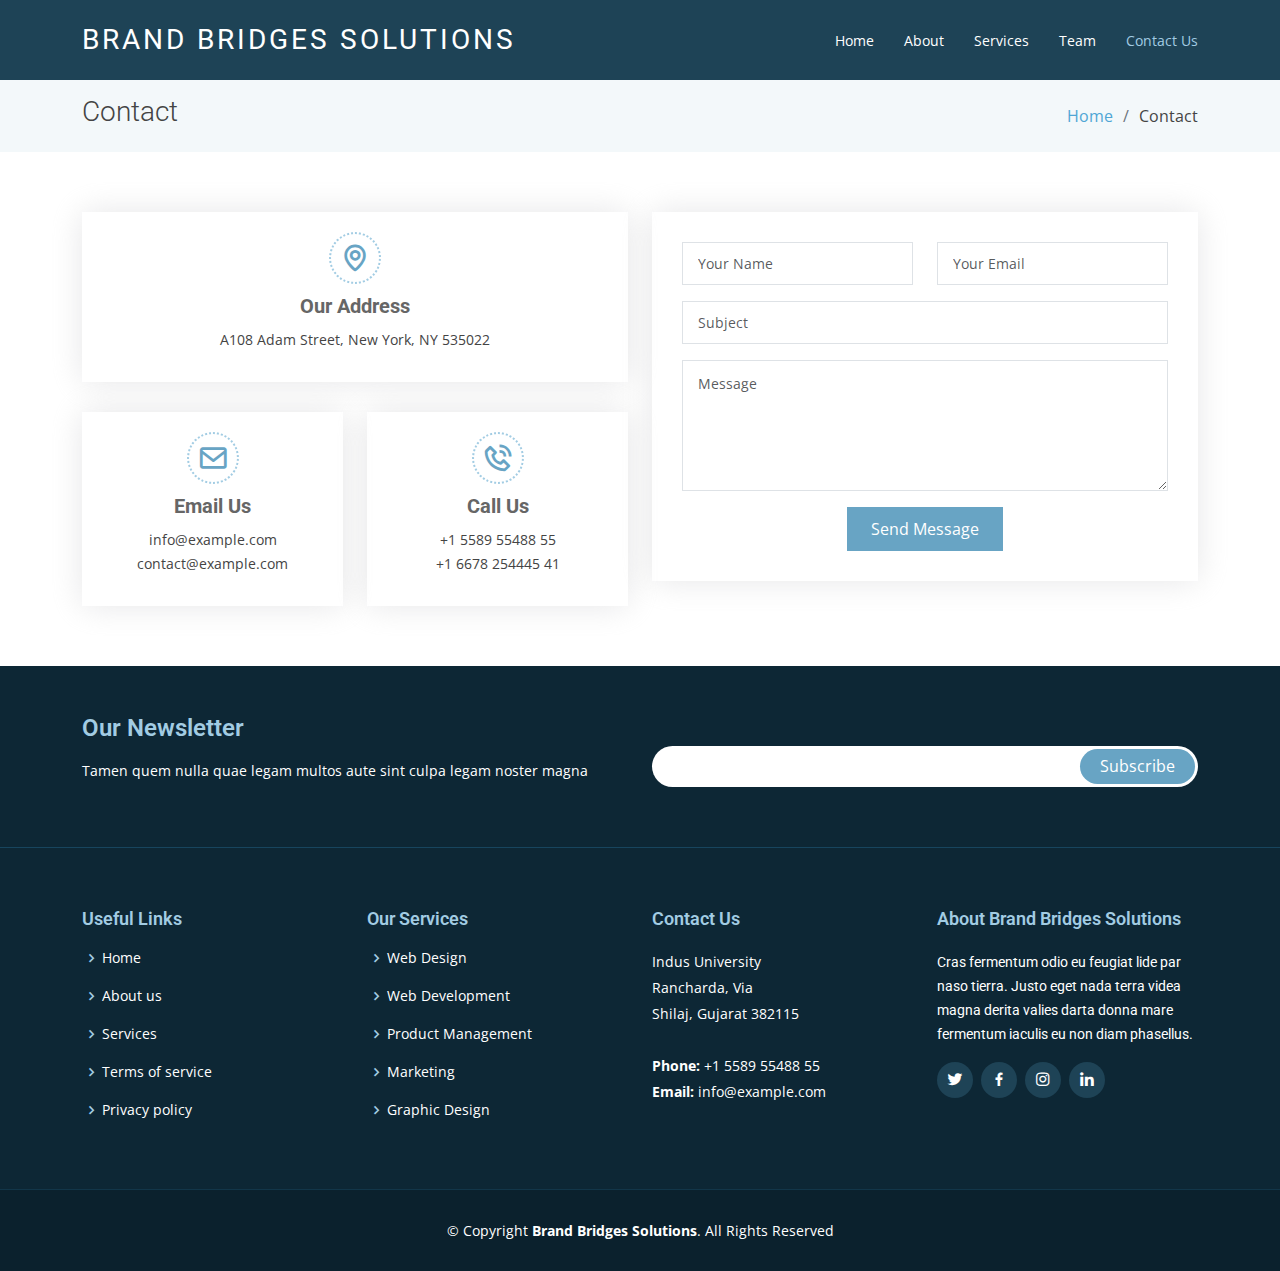
<file: contact.html>
<!DOCTYPE html>
<html lang="en">

<head>
  <meta charset="utf-8">
  <meta content="width=device-width, initial-scale=1.0" name="viewport">

  <title>Brand Bridges
    Solutions</title>
  <meta content="" name="description">
  <meta content="" name="keywords">

  <!-- Favicons -->
  <!-- <link href="assets/img/favicon.png" rel="icon">
  <link href="assets/img/apple-touch-icon.png" rel="apple-touch-icon"> -->

  <!-- Google Fonts -->
  <link
    href="https://fonts.googleapis.com/css?family=Open+Sans:300,300i,400,400i,600,600i,700,700i|Roboto:300,300i,400,400i,500,500i,700,700i&display=swap"
    rel="stylesheet">

  <!-- Vendor CSS Files -->
  <link href="assets/vendor/animate.css/animate.min.css" rel="stylesheet">
  <link href="assets/vendor/aos/aos.css" rel="stylesheet">
  <link href="assets/vendor/bootstrap/css/bootstrap.min.css" rel="stylesheet">
  <link href="assets/vendor/bootstrap-icons/bootstrap-icons.css" rel="stylesheet">
  <link href="assets/vendor/boxicons/css/boxicons.min.css" rel="stylesheet">
  <link href="assets/vendor/glightbox/css/glightbox.min.css" rel="stylesheet">
  <link href="assets/vendor/swiper/swiper-bundle.min.css" rel="stylesheet">

  <!-- Template Main CSS File -->
  <link href="assets/css/style.css" rel="stylesheet">

</head>

<body>

  <!-- ======= Header ======= -->
  <header id="header" class="fixed-top d-flex align-items-center ">
    <div class="container d-flex justify-content-between align-items-center">

      <div class="logo">
        <h1 class="text-light"><a href="index.html"><span>Brand Bridges
              Solutions</span></a></h1>
        <!-- Uncomment below if you prefer to use an image logo -->
        <!-- <a href="index.html"><img src="assets/img/logo.png" alt="" class="img-fluid"></a>-->
      </div>

      <nav id="navbar" class="navbar">
        <ul>
          <li><a class="" href="index.html">Home</a></li>
          <li><a href="about.html">About</a></li>
          <li><a href="services.html">Services</a></li>
          <!-- <li><a href="portfolio.html">Portfolio</a></li> -->
          <li><a href="team.html">Team</a></li>
          <!-- <li><a href="blog.html">Blog</a></li> -->
          <li><a class="active" href="contact.html">Contact Us</a></li>
        </ul>
        <i class="bi bi-list mobile-nav-toggle"></i>
      </nav><!-- .navbar -->

    </div>
  </header><!-- End Header -->

  <main id="main">

    <!-- ======= Contact Section ======= -->
    <section class="breadcrumbs">
      <div class="container">

        <div class="d-flex justify-content-between align-items-center">
          <h2>Contact</h2>
          <ol>
            <li><a href="index.html">Home</a></li>
            <li>Contact</li>
          </ol>
        </div>

      </div>
    </section><!-- End Contact Section -->

    <!-- ======= Contact Section ======= -->
    <section class="contact" data-aos="fade-up" data-aos-easing="ease-in-out" data-aos-duration="500">
      <div class="container">

        <div class="row">

          <div class="col-lg-6">

            <div class="row">
              <div class="col-md-12">
                <div class="info-box">
                  <i class="bx bx-map"></i>
                  <h3>Our Address</h3>
                  <p>A108 Adam Street, New York, NY 535022</p>
                </div>
              </div>
              <div class="col-md-6">
                <div class="info-box">
                  <i class="bx bx-envelope"></i>
                  <h3>Email Us</h3>
                  <p>info@example.com<br>contact@example.com</p>
                </div>
              </div>
              <div class="col-md-6">
                <div class="info-box">
                  <i class="bx bx-phone-call"></i>
                  <h3>Call Us</h3>
                  <p>+1 5589 55488 55<br>+1 6678 254445 41</p>
                </div>
              </div>
            </div>

          </div>

          <div class="col-lg-6">
            <form action="forms/contact.php" method="post" role="form" class="php-email-form">
              <div class="row">
                <div class="col-md-6 form-group">
                  <input type="text" name="name" class="form-control" id="name" placeholder="Your Name" required>
                </div>
                <div class="col-md-6 form-group mt-3 mt-md-0">
                  <input type="email" class="form-control" name="email" id="email" placeholder="Your Email" required>
                </div>
              </div>
              <div class="form-group mt-3">
                <input type="text" class="form-control" name="subject" id="subject" placeholder="Subject" required>
              </div>
              <div class="form-group mt-3">
                <textarea class="form-control" name="message" rows="5" placeholder="Message" required></textarea>
              </div>
              <div class="my-3">
                <div class="loading">Loading</div>
                <div class="error-message"></div>
                <div class="sent-message">Your message has been sent. Thank you!</div>
              </div>
              <div class="text-center"><button type="submit">Send Message</button></div>
            </form>
          </div>

        </div>

      </div>
    </section><!-- End Contact Section -->

    <!-- ======= Map Section ======= -->
    <!-- <section class="map mt-2">
      <div class="container-fluid p-0">
        <iframe
          src="https://www.google.com/maps/embed?pb=!1m18!1m12!1m3!1d3024.2219901290355!2d-74.00369368400567!3d40.71312937933185!2m3!1f0!2f0!3f0!3m2!1i1024!2i768!4f13.1!3m3!1m2!1s0x89c25a23e28c1191%3A0x49f75d3281df052a!2s150%20Park%20Row%2C%20New%20York%2C%20NY%2010007%2C%20USA!5e0!3m2!1sen!2sbg!4v1579767901424!5m2!1sen!2sbg"
          frameborder="0" style="border:0;" allowfullscreen=""></iframe>
      </div>
    </section> -->
    <!-- End Map Section -->

  </main><!-- End #main -->

  <!-- ======= Footer ======= -->
  <footer id="footer" data-aos="fade-up" data-aos-easing="ease-in-out" data-aos-duration="500">

    <div class="footer-newsletter">
      <div class="container">
        <div class="row">
          <div class="col-lg-6">
            <h4>Our Newsletter</h4>
            <p>Tamen quem nulla quae legam multos aute sint culpa legam noster magna</p>
          </div>
          <div class="col-lg-6">
            <form action="" method="post">
              <input type="email" name="email"><input type="submit" value="Subscribe">
            </form>
          </div>
        </div>
      </div>
    </div>

    <div class="footer-top">
      <div class="container">
        <div class="row">

          <div class="col-lg-3 col-md-6 footer-links">
            <h4>Useful Links</h4>
            <ul>
              <li><i class="bx bx-chevron-right"></i> <a href="#">Home</a></li>
              <li><i class="bx bx-chevron-right"></i> <a href="#">About us</a></li>
              <li><i class="bx bx-chevron-right"></i> <a href="#">Services</a></li>
              <li><i class="bx bx-chevron-right"></i> <a href="#">Terms of service</a></li>
              <li><i class="bx bx-chevron-right"></i> <a href="#">Privacy policy</a></li>
            </ul>
          </div>

          <div class="col-lg-3 col-md-6 footer-links">
            <h4>Our Services</h4>
            <ul>
              <li><i class="bx bx-chevron-right"></i> <a href="#">Web Design</a></li>
              <li><i class="bx bx-chevron-right"></i> <a href="#">Web Development</a></li>
              <li><i class="bx bx-chevron-right"></i> <a href="#">Product Management</a></li>
              <li><i class="bx bx-chevron-right"></i> <a href="#">Marketing</a></li>
              <li><i class="bx bx-chevron-right"></i> <a href="#">Graphic Design</a></li>
            </ul>
          </div>

          <div class="col-lg-3 col-md-6 footer-contact">
            <h4>Contact Us</h4>
            <p>
              Indus University<br>
              Rancharda, Via<br>
              Shilaj, Gujarat 382115<br><br>
              <strong>Phone:</strong> +1 5589 55488 55<br>
              <strong>Email:</strong> info@example.com<br>
            </p>

          </div>

          <div class="col-lg-3 col-md-6 footer-info">
            <h3>About Brand Bridges
              Solutions</h3>
            <p>Cras fermentum odio eu feugiat lide par naso tierra. Justo eget nada terra videa magna derita valies
              darta donna mare fermentum iaculis eu non diam phasellus.</p>
            <div class="social-links mt-3">
              <a href="#" class="twitter"><i class="bx bxl-twitter"></i></a>
              <a href="#" class="facebook"><i class="bx bxl-facebook"></i></a>
              <a href="#" class="instagram"><i class="bx bxl-instagram"></i></a>
              <a href="#" class="linkedin"><i class="bx bxl-linkedin"></i></a>
            </div>
          </div>

        </div>
      </div>
    </div>

    <div class="container">
      <div class="copyright">
        &copy; Copyright <strong><span>Brand Bridges
            Solutions</span></strong>. All Rights Reserved
      </div>
    </div>
  </footer><!-- End Footer -->

  <a href="#" class="back-to-top d-flex align-items-center justify-content-center"><i
      class="bi bi-arrow-up-short"></i></a>

  <!-- Vendor JS Files -->
  <script src="assets/vendor/purecounter/purecounter_vanilla.js"></script>
  <script src="assets/vendor/aos/aos.js"></script>
  <script src="assets/vendor/bootstrap/js/bootstrap.bundle.min.js"></script>
  <script src="assets/vendor/glightbox/js/glightbox.min.js"></script>
  <script src="assets/vendor/isotope-layout/isotope.pkgd.min.js"></script>
  <script src="assets/vendor/swiper/swiper-bundle.min.js"></script>
  <script src="assets/vendor/waypoints/noframework.waypoints.js"></script>
  <script src="assets/vendor/php-email-form/validate.js"></script>

  <!-- Template Main JS File -->
  <script src="assets/js/main.js"></script>

</body>

</html>
</file>
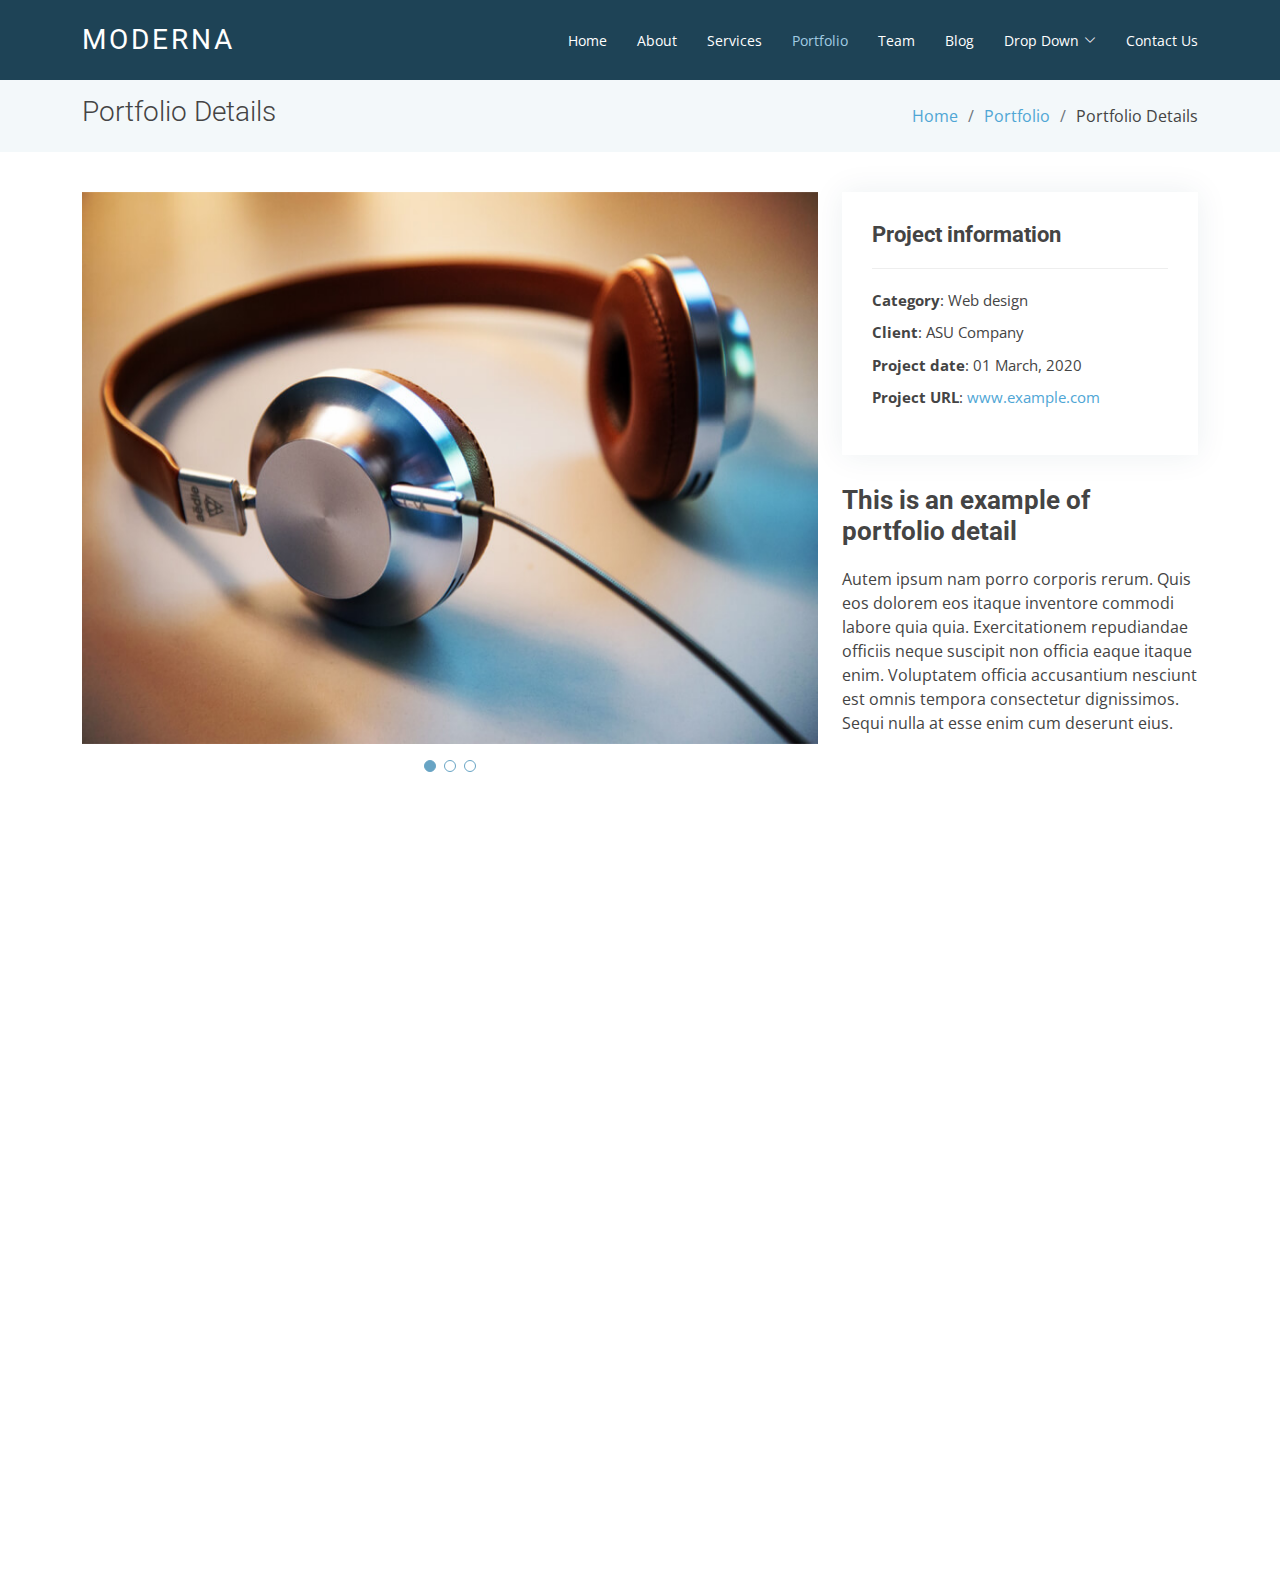
<file: portfolio-details.html>
<!DOCTYPE html>
<html lang="en">

<head>
  <meta charset="utf-8">
  <meta content="width=device-width, initial-scale=1.0" name="viewport">

  <title>Portfolio Details - Moderna Bootstrap Template</title>
  <meta content="" name="description">
  <meta content="" name="keywords">

  <!-- Favicons -->
  <link href="assets/img/favicon.png" rel="icon">
  <link href="assets/img/apple-touch-icon.png" rel="apple-touch-icon">

  <!-- Google Fonts -->
  <link href="https://fonts.googleapis.com/css?family=Open+Sans:300,300i,400,400i,600,600i,700,700i|Roboto:300,300i,400,400i,500,500i,700,700i&display=swap" rel="stylesheet">

  <!-- Vendor CSS Files -->
  <link href="assets/vendor/animate.css/animate.min.css" rel="stylesheet">
  <link href="assets/vendor/aos/aos.css" rel="stylesheet">
  <link href="assets/vendor/bootstrap/css/bootstrap.min.css" rel="stylesheet">
  <link href="assets/vendor/bootstrap-icons/bootstrap-icons.css" rel="stylesheet">
  <link href="assets/vendor/boxicons/css/boxicons.min.css" rel="stylesheet">
  <link href="assets/vendor/glightbox/css/glightbox.min.css" rel="stylesheet">
  <link href="assets/vendor/swiper/swiper-bundle.min.css" rel="stylesheet">

  <!-- Template Main CSS File -->
  <link href="assets/css/style.css" rel="stylesheet">

  <!-- =======================================================
  * Template Name: Moderna
  * Updated: Sep 18 2023 with Bootstrap v5.3.2
  * Template URL: https://bootstrapmade.com/free-bootstrap-template-corporate-moderna/
  * Author: BootstrapMade.com
  * License: https://bootstrapmade.com/license/
  ======================================================== -->
</head>

<body>

  <!-- ======= Header ======= -->
  <header id="header" class="fixed-top d-flex align-items-center ">
    <div class="container d-flex justify-content-between align-items-center">

      <div class="logo">
        <h1 class="text-light"><a href="index.html"><span>Moderna</span></a></h1>
        <!-- Uncomment below if you prefer to use an image logo -->
        <!-- <a href="index.html"><img src="assets/img/logo.png" alt="" class="img-fluid"></a>-->
      </div>

      <nav id="navbar" class="navbar">
        <ul>
          <li><a class="" href="index.html">Home</a></li>
          <li><a href="about.html">About</a></li>
          <li><a href="services.html">Services</a></li>
          <li><a class="active" href="portfolio.html">Portfolio</a></li>
          <li><a href="team.html">Team</a></li>
          <li><a href="blog.html">Blog</a></li>
          <li class="dropdown"><a href="#"><span>Drop Down</span> <i class="bi bi-chevron-down"></i></a>
            <ul>
              <li><a href="#">Drop Down 1</a></li>
              <li class="dropdown"><a href="#"><span>Deep Drop Down</span> <i class="bi bi-chevron-right"></i></a>
                <ul>
                  <li><a href="#">Deep Drop Down 1</a></li>
                  <li><a href="#">Deep Drop Down 2</a></li>
                  <li><a href="#">Deep Drop Down 3</a></li>
                  <li><a href="#">Deep Drop Down 4</a></li>
                  <li><a href="#">Deep Drop Down 5</a></li>
                </ul>
              </li>
              <li><a href="#">Drop Down 2</a></li>
              <li><a href="#">Drop Down 3</a></li>
              <li><a href="#">Drop Down 4</a></li>
            </ul>
          </li>
          <li><a href="contact.html">Contact Us</a></li>
        </ul>
        <i class="bi bi-list mobile-nav-toggle"></i>
      </nav><!-- .navbar -->

    </div>
  </header><!-- End Header -->

  <main id="main">

    <!-- ======= Our Portfolio Section ======= -->
    <section class="breadcrumbs">
      <div class="container">

        <div class="d-flex justify-content-between align-items-center">
          <h2>Portfolio Details</h2>
          <ol>
            <li><a href="index.html">Home</a></li>
            <li><a href="portfolio.html">Portfolio</a></li>
            <li>Portfolio Details</li>
          </ol>
        </div>

      </div>
    </section><!-- End Our Portfolio Section -->

    <!-- ======= Portfolio Details Section ======= -->
    <section id="portfolio-details" class="portfolio-details">
      <div class="container">

        <div class="row gy-4">

          <div class="col-lg-8">
            <div class="portfolio-details-slider swiper">
              <div class="swiper-wrapper align-items-center">

                <div class="swiper-slide">
                  <img src="assets/img/portfolio/portfolio-1.jpg" alt="">
                </div>

                <div class="swiper-slide">
                  <img src="assets/img/portfolio/portfolio-2.jpg" alt="">
                </div>

                <div class="swiper-slide">
                  <img src="assets/img/portfolio/portfolio-3.jpg" alt="">
                </div>

              </div>
              <div class="swiper-pagination"></div>
            </div>
          </div>

          <div class="col-lg-4">
            <div class="portfolio-info">
              <h3>Project information</h3>
              <ul>
                <li><strong>Category</strong>: Web design</li>
                <li><strong>Client</strong>: ASU Company</li>
                <li><strong>Project date</strong>: 01 March, 2020</li>
                <li><strong>Project URL</strong>: <a href="#">www.example.com</a></li>
              </ul>
            </div>
            <div class="portfolio-description">
              <h2>This is an example of portfolio detail</h2>
              <p>
                Autem ipsum nam porro corporis rerum. Quis eos dolorem eos itaque inventore commodi labore quia quia. Exercitationem repudiandae officiis neque suscipit non officia eaque itaque enim. Voluptatem officia accusantium nesciunt est omnis tempora consectetur dignissimos. Sequi nulla at esse enim cum deserunt eius.
              </p>
            </div>
          </div>

        </div>

      </div>
    </section><!-- End Portfolio Details Section -->

  </main><!-- End #main -->

  <!-- ======= Footer ======= -->
  <footer id="footer" data-aos="fade-up" data-aos-easing="ease-in-out" data-aos-duration="500">

    <div class="footer-newsletter">
      <div class="container">
        <div class="row">
          <div class="col-lg-6">
            <h4>Our Newsletter</h4>
            <p>Tamen quem nulla quae legam multos aute sint culpa legam noster magna</p>
          </div>
          <div class="col-lg-6">
            <form action="" method="post">
              <input type="email" name="email"><input type="submit" value="Subscribe">
            </form>
          </div>
        </div>
      </div>
    </div>

    <div class="footer-top">
      <div class="container">
        <div class="row">

          <div class="col-lg-3 col-md-6 footer-links">
            <h4>Useful Links</h4>
            <ul>
              <li><i class="bx bx-chevron-right"></i> <a href="#">Home</a></li>
              <li><i class="bx bx-chevron-right"></i> <a href="#">About us</a></li>
              <li><i class="bx bx-chevron-right"></i> <a href="#">Services</a></li>
              <li><i class="bx bx-chevron-right"></i> <a href="#">Terms of service</a></li>
              <li><i class="bx bx-chevron-right"></i> <a href="#">Privacy policy</a></li>
            </ul>
          </div>

          <div class="col-lg-3 col-md-6 footer-links">
            <h4>Our Services</h4>
            <ul>
              <li><i class="bx bx-chevron-right"></i> <a href="#">Web Design</a></li>
              <li><i class="bx bx-chevron-right"></i> <a href="#">Web Development</a></li>
              <li><i class="bx bx-chevron-right"></i> <a href="#">Product Management</a></li>
              <li><i class="bx bx-chevron-right"></i> <a href="#">Marketing</a></li>
              <li><i class="bx bx-chevron-right"></i> <a href="#">Graphic Design</a></li>
            </ul>
          </div>

          <div class="col-lg-3 col-md-6 footer-contact">
            <h4>Contact Us</h4>
            <p>
              A108 Adam Street <br>
              New York, NY 535022<br>
              United States <br><br>
              <strong>Phone:</strong> +1 5589 55488 55<br>
              <strong>Email:</strong> info@example.com<br>
            </p>

          </div>

          <div class="col-lg-3 col-md-6 footer-info">
            <h3>About Moderna</h3>
            <p>Cras fermentum odio eu feugiat lide par naso tierra. Justo eget nada terra videa magna derita valies darta donna mare fermentum iaculis eu non diam phasellus.</p>
            <div class="social-links mt-3">
              <a href="#" class="twitter"><i class="bx bxl-twitter"></i></a>
              <a href="#" class="facebook"><i class="bx bxl-facebook"></i></a>
              <a href="#" class="instagram"><i class="bx bxl-instagram"></i></a>
              <a href="#" class="linkedin"><i class="bx bxl-linkedin"></i></a>
            </div>
          </div>

        </div>
      </div>
    </div>

    <div class="container">
      <div class="copyright">
        &copy; Copyright <strong><span>Moderna</span></strong>. All Rights Reserved
      </div>
      <div class="credits">
        <!-- All the links in the footer should remain intact. -->
        <!-- You can delete the links only if you purchased the pro version. -->
        <!-- Licensing information: https://bootstrapmade.com/license/ -->
        <!-- Purchase the pro version with working PHP/AJAX contact form: https://bootstrapmade.com/free-bootstrap-template-corporate-moderna/ -->
        Designed by <a href="https://bootstrapmade.com/">BootstrapMade</a>
      </div>
    </div>
  </footer><!-- End Footer -->

  <a href="#" class="back-to-top d-flex align-items-center justify-content-center"><i class="bi bi-arrow-up-short"></i></a>

  <!-- Vendor JS Files -->
  <script src="assets/vendor/purecounter/purecounter_vanilla.js"></script>
  <script src="assets/vendor/aos/aos.js"></script>
  <script src="assets/vendor/bootstrap/js/bootstrap.bundle.min.js"></script>
  <script src="assets/vendor/glightbox/js/glightbox.min.js"></script>
  <script src="assets/vendor/isotope-layout/isotope.pkgd.min.js"></script>
  <script src="assets/vendor/swiper/swiper-bundle.min.js"></script>
  <script src="assets/vendor/waypoints/noframework.waypoints.js"></script>
  <script src="assets/vendor/php-email-form/validate.js"></script>

  <!-- Template Main JS File -->
  <script src="assets/js/main.js"></script>

</body>

</html>
</file>
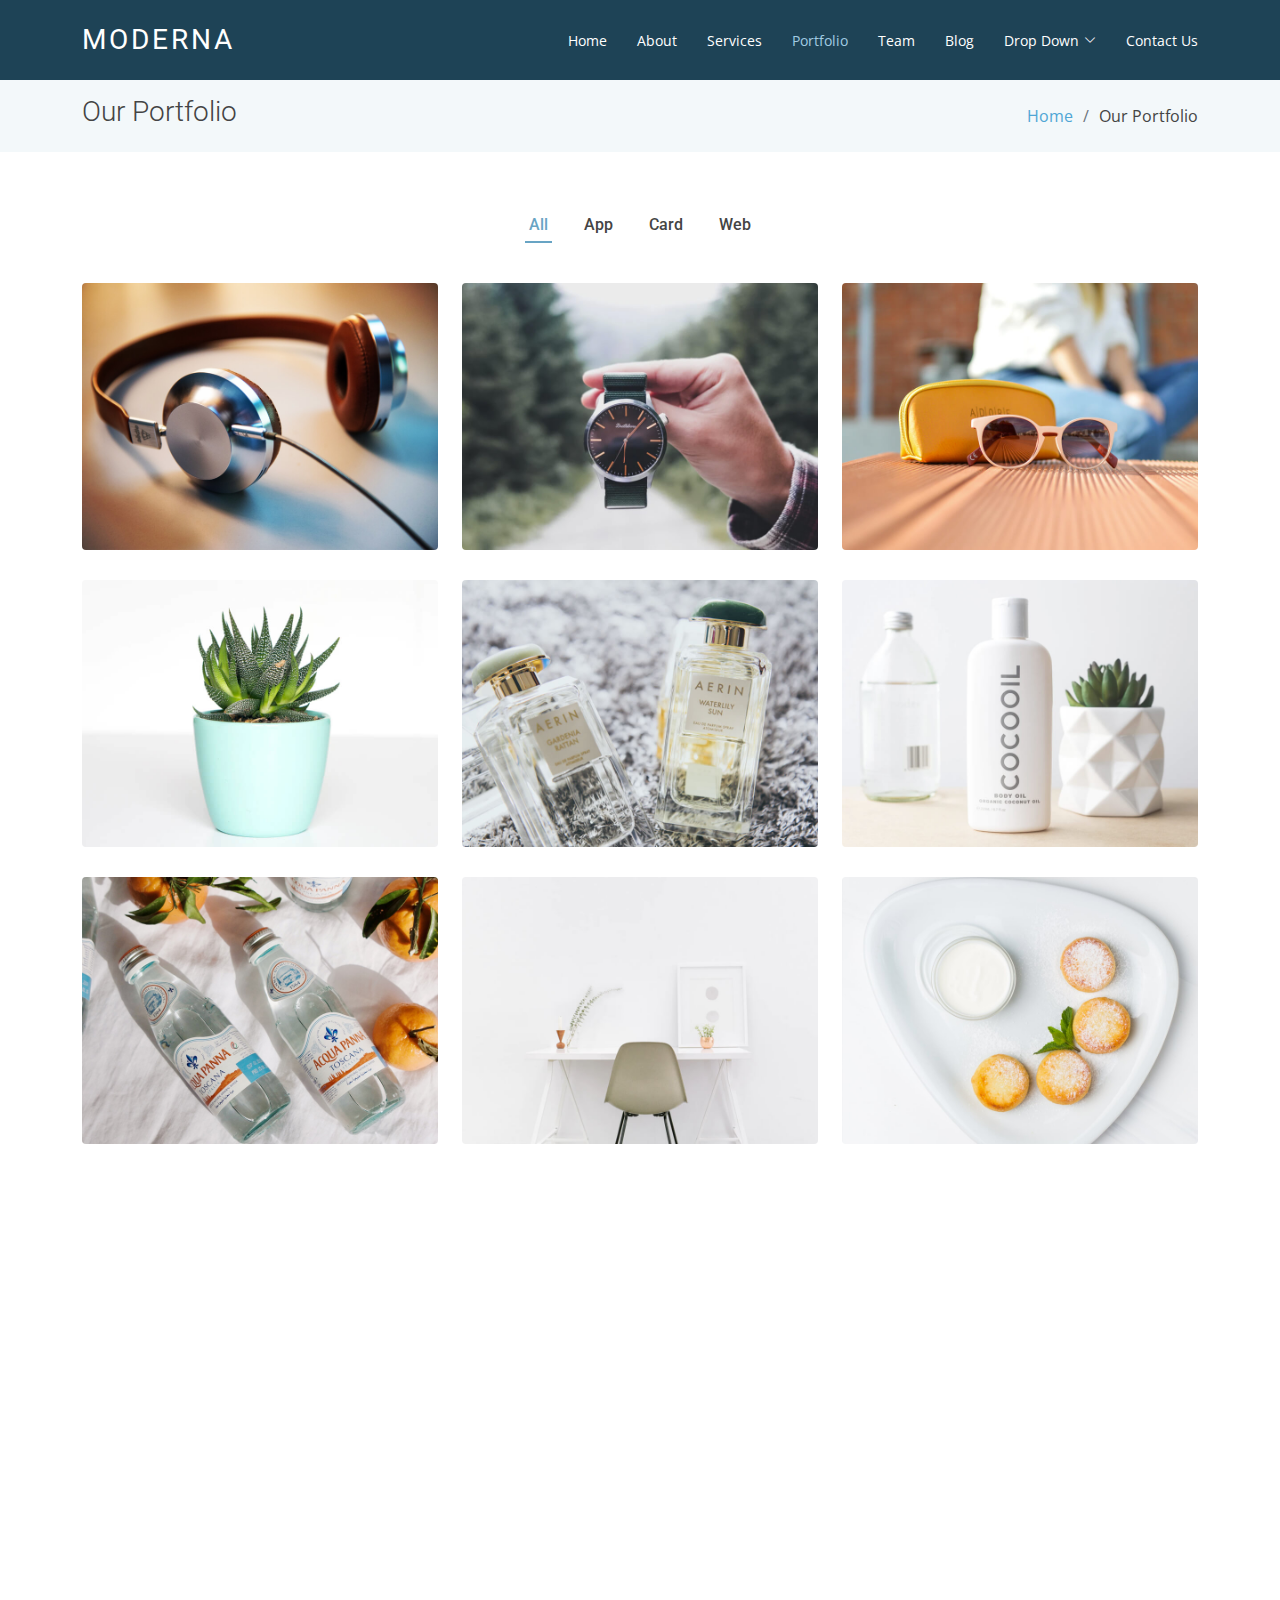
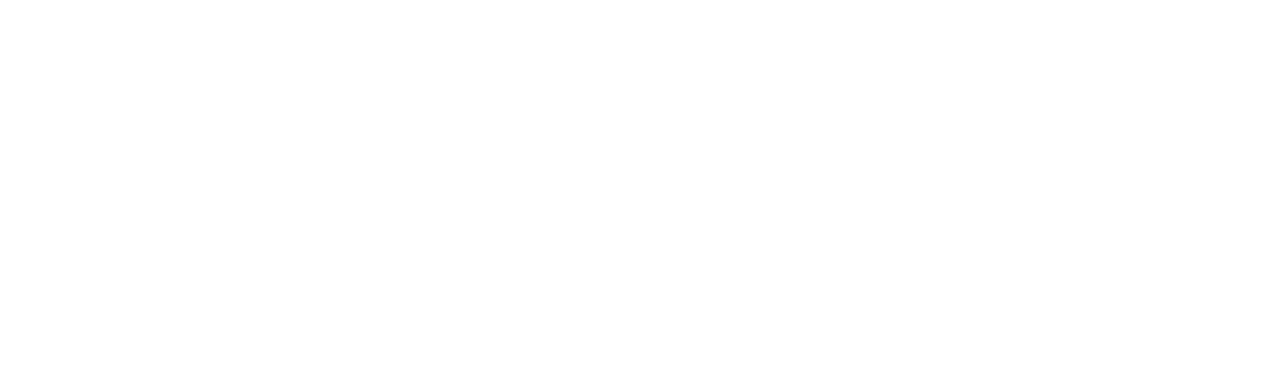
<file: portfolio.html>
<!DOCTYPE html>
<html lang="en">

<head>
  <meta charset="utf-8">
  <meta content="width=device-width, initial-scale=1.0" name="viewport">

  <title>Portfolio - Moderna Bootstrap Template</title>
  <meta content="" name="description">
  <meta content="" name="keywords">

  <!-- Favicons -->
  <link href="assets/img/favicon.png" rel="icon">
  <link href="assets/img/apple-touch-icon.png" rel="apple-touch-icon">

  <!-- Google Fonts -->
  <link href="https://fonts.googleapis.com/css?family=Open+Sans:300,300i,400,400i,600,600i,700,700i|Roboto:300,300i,400,400i,500,500i,700,700i&display=swap" rel="stylesheet">

  <!-- Vendor CSS Files -->
  <link href="assets/vendor/animate.css/animate.min.css" rel="stylesheet">
  <link href="assets/vendor/aos/aos.css" rel="stylesheet">
  <link href="assets/vendor/bootstrap/css/bootstrap.min.css" rel="stylesheet">
  <link href="assets/vendor/bootstrap-icons/bootstrap-icons.css" rel="stylesheet">
  <link href="assets/vendor/boxicons/css/boxicons.min.css" rel="stylesheet">
  <link href="assets/vendor/glightbox/css/glightbox.min.css" rel="stylesheet">
  <link href="assets/vendor/swiper/swiper-bundle.min.css" rel="stylesheet">

  <!-- Template Main CSS File -->
  <link href="assets/css/style.css" rel="stylesheet">

  <!-- =======================================================
  * Template Name: Moderna
  * Updated: Sep 18 2023 with Bootstrap v5.3.2
  * Template URL: https://bootstrapmade.com/free-bootstrap-template-corporate-moderna/
  * Author: BootstrapMade.com
  * License: https://bootstrapmade.com/license/
  ======================================================== -->
</head>

<body>

  <!-- ======= Header ======= -->
  <header id="header" class="fixed-top d-flex align-items-center ">
    <div class="container d-flex justify-content-between align-items-center">

      <div class="logo">
        <h1 class="text-light"><a href="index.html"><span>Moderna</span></a></h1>
        <!-- Uncomment below if you prefer to use an image logo -->
        <!-- <a href="index.html"><img src="assets/img/logo.png" alt="" class="img-fluid"></a>-->
      </div>

      <nav id="navbar" class="navbar">
        <ul>
          <li><a class="" href="index.html">Home</a></li>
          <li><a href="about.html">About</a></li>
          <li><a href="services.html">Services</a></li>
          <li><a class="active" href="portfolio.html">Portfolio</a></li>
          <li><a href="team.html">Team</a></li>
          <li><a href="blog.html">Blog</a></li>
          <li class="dropdown"><a href="#"><span>Drop Down</span> <i class="bi bi-chevron-down"></i></a>
            <ul>
              <li><a href="#">Drop Down 1</a></li>
              <li class="dropdown"><a href="#"><span>Deep Drop Down</span> <i class="bi bi-chevron-right"></i></a>
                <ul>
                  <li><a href="#">Deep Drop Down 1</a></li>
                  <li><a href="#">Deep Drop Down 2</a></li>
                  <li><a href="#">Deep Drop Down 3</a></li>
                  <li><a href="#">Deep Drop Down 4</a></li>
                  <li><a href="#">Deep Drop Down 5</a></li>
                </ul>
              </li>
              <li><a href="#">Drop Down 2</a></li>
              <li><a href="#">Drop Down 3</a></li>
              <li><a href="#">Drop Down 4</a></li>
            </ul>
          </li>
          <li><a href="contact.html">Contact Us</a></li>
        </ul>
        <i class="bi bi-list mobile-nav-toggle"></i>
      </nav><!-- .navbar -->

    </div>
  </header><!-- End Header -->

  <main id="main">

    <!-- ======= Our Portfolio Section ======= -->
    <section class="breadcrumbs">
      <div class="container">

        <div class="d-flex justify-content-between align-items-center">
          <h2>Our Portfolio</h2>
          <ol>
            <li><a href="index.html">Home</a></li>
            <li>Our Portfolio</li>
          </ol>
        </div>

      </div>
    </section><!-- End Our Portfolio Section -->

    <!-- ======= Portfolio Section ======= -->
    <section class="portfolio">
      <div class="container">

        <div class="row">
          <div class="col-lg-12">
            <ul id="portfolio-flters">
              <li data-filter="*" class="filter-active">All</li>
              <li data-filter=".filter-app">App</li>
              <li data-filter=".filter-card">Card</li>
              <li data-filter=".filter-web">Web</li>
            </ul>
          </div>
        </div>

        <div class="row portfolio-container" data-aos="fade-up" data-aos-easing="ease-in-out" data-aos-duration="500">

          <div class="col-lg-4 col-md-6 portfolio-wrap filter-app">
            <div class="portfolio-item">
              <img src="assets/img/portfolio/portfolio-1.jpg" class="img-fluid" alt="">
              <div class="portfolio-info">
                <h3>App 1</h3>
                <div>
                  <a href="assets/img/portfolio/portfolio-1.jpg" data-gallery="portfolioGallery" class="portfolio-lightbox" title="App 1"><i class="bx bx-plus"></i></a>
                  <a href="portfolio-details.html" title="Portfolio Details"><i class="bx bx-link"></i></a>
                </div>
              </div>
            </div>
          </div>

          <div class="col-lg-4 col-md-6 portfolio-wrap filter-web">
            <div class="portfolio-item">
              <img src="assets/img/portfolio/portfolio-2.jpg" class="img-fluid" alt="">
              <div class="portfolio-info">
                <h3>Web 3</h3>
                <div>
                  <a href="assets/img/portfolio/portfolio-2.jpg" data-gallery="portfolioGallery" class="portfolio-lightbox" title="Web 3"><i class="bx bx-plus"></i></a>
                  <a href="portfolio-details.html" title="Portfolio Details"><i class="bx bx-link"></i></a>
                </div>
              </div>
            </div>
          </div>

          <div class="col-lg-4 col-md-6 portfolio-wrap filter-app">
            <div class="portfolio-item">
              <img src="assets/img/portfolio/portfolio-3.jpg" class="img-fluid" alt="">
              <div class="portfolio-info">
                <h3>App 2</h3>
                <div>
                  <a href="assets/img/portfolio/portfolio-3.jpg" data-gallery="portfolioGallery" class="portfolio-lightbox" title="App 2"><i class="bx bx-plus"></i></a>
                  <a href="portfolio-details.html" title="Portfolio Details"><i class="bx bx-link"></i></a>
                </div>
              </div>
            </div>
          </div>

          <div class="col-lg-4 col-md-6 portfolio-wrap filter-card">
            <div class="portfolio-item">
              <img src="assets/img/portfolio/portfolio-4.jpg" class="img-fluid" alt="">
              <div class="portfolio-info">
                <h3>Card 2</h3>
                <div>
                  <a href="assets/img/portfolio/portfolio-4.jpg" data-gallery="portfolioGallery" class="portfolio-lightbox" title="Card 2"><i class="bx bx-plus"></i></a>
                  <a href="portfolio-details.html" title="Portfolio Details"><i class="bx bx-link"></i></a>
                </div>
              </div>
            </div>
          </div>

          <div class="col-lg-4 col-md-6 portfolio-wrap filter-web">
            <div class="portfolio-item">
              <img src="assets/img/portfolio/portfolio-5.jpg" class="img-fluid" alt="">
              <div class="portfolio-info">
                <h3>Web 2</h3>
                <div>
                  <a href="assets/img/portfolio/portfolio-5.jpg" data-gallery="portfolioGallery" class="portfolio-lightbox" title="Web 2"><i class="bx bx-plus"></i></a>
                  <a href="portfolio-details.html" title="Portfolio Details"><i class="bx bx-link"></i></a>
                </div>
              </div>
            </div>
          </div>

          <div class="col-lg-4 col-md-6 portfolio-wrap filter-app">
            <div class="portfolio-item">
              <img src="assets/img/portfolio/portfolio-6.jpg" class="img-fluid" alt="">
              <div class="portfolio-info">
                <h3>App 3</h3>
                <div>
                  <a href="assets/img/portfolio/portfolio-6.jpg" data-gallery="portfolioGallery" class="portfolio-lightbox" title="App 3"><i class="bx bx-plus"></i></a>
                  <a href="portfolio-details.html" title="Portfolio Details"><i class="bx bx-link"></i></a>
                </div>
              </div>
            </div>
          </div>

          <div class="col-lg-4 col-md-6 portfolio-wrap filter-card">
            <div class="portfolio-item">
              <img src="assets/img/portfolio/portfolio-7.jpg" class="img-fluid" alt="">
              <div class="portfolio-info">
                <h3>Card 1</h3>
                <div>
                  <a href="assets/img/portfolio/portfolio-7.jpg" data-gallery="portfolioGallery" class="portfolio-lightbox" title="Card 1"><i class="bx bx-plus"></i></a>
                  <a href="portfolio-details.html" title="Portfolio Details"><i class="bx bx-link"></i></a>
                </div>
              </div>
            </div>
          </div>

          <div class="col-lg-4 col-md-6 portfolio-wrap filter-card">
            <div class="portfolio-item">
              <img src="assets/img/portfolio/portfolio-8.jpg" class="img-fluid" alt="">
              <div class="portfolio-info">
                <h3>Card 3</h3>
                <div>
                  <a href="assets/img/portfolio/portfolio-8.jpg" data-gallery="portfolioGallery" class="portfolio-lightbox" title="Card 3"><i class="bx bx-plus"></i></a>
                  <a href="portfolio-details.html" title="Portfolio Details"><i class="bx bx-link"></i></a>
                </div>
              </div>
            </div>
          </div>

          <div class="col-lg-4 col-md-6 portfolio-wrap filter-web">
            <div class="portfolio-item">
              <img src="assets/img/portfolio/portfolio-9.jpg" class="img-fluid" alt="">
              <div class="portfolio-info">
                <h3>Web 1</h3>
                <div>
                  <a href="assets/img/portfolio/portfolio-9.jpg" data-gallery="portfolioGallery" class="portfolio-lightbox" title="Web 1"><i class="bx bx-plus"></i></a>
                  <a href="portfolio-details.html" title="Portfolio Details"><i class="bx bx-link"></i></a>
                </div>
              </div>
            </div>
          </div>

        </div>

      </div>
    </section><!-- End Portfolio Section -->

  </main><!-- End #main -->

  <!-- ======= Footer ======= -->
  <footer id="footer" data-aos="fade-up" data-aos-easing="ease-in-out" data-aos-duration="500">

    <div class="footer-newsletter">
      <div class="container">
        <div class="row">
          <div class="col-lg-6">
            <h4>Our Newsletter</h4>
            <p>Tamen quem nulla quae legam multos aute sint culpa legam noster magna</p>
          </div>
          <div class="col-lg-6">
            <form action="" method="post">
              <input type="email" name="email"><input type="submit" value="Subscribe">
            </form>
          </div>
        </div>
      </div>
    </div>

    <div class="footer-top">
      <div class="container">
        <div class="row">

          <div class="col-lg-3 col-md-6 footer-links">
            <h4>Useful Links</h4>
            <ul>
              <li><i class="bx bx-chevron-right"></i> <a href="#">Home</a></li>
              <li><i class="bx bx-chevron-right"></i> <a href="#">About us</a></li>
              <li><i class="bx bx-chevron-right"></i> <a href="#">Services</a></li>
              <li><i class="bx bx-chevron-right"></i> <a href="#">Terms of service</a></li>
              <li><i class="bx bx-chevron-right"></i> <a href="#">Privacy policy</a></li>
            </ul>
          </div>

          <div class="col-lg-3 col-md-6 footer-links">
            <h4>Our Services</h4>
            <ul>
              <li><i class="bx bx-chevron-right"></i> <a href="#">Web Design</a></li>
              <li><i class="bx bx-chevron-right"></i> <a href="#">Web Development</a></li>
              <li><i class="bx bx-chevron-right"></i> <a href="#">Product Management</a></li>
              <li><i class="bx bx-chevron-right"></i> <a href="#">Marketing</a></li>
              <li><i class="bx bx-chevron-right"></i> <a href="#">Graphic Design</a></li>
            </ul>
          </div>

          <div class="col-lg-3 col-md-6 footer-contact">
            <h4>Contact Us</h4>
            <p>
              A108 Adam Street <br>
              New York, NY 535022<br>
              United States <br><br>
              <strong>Phone:</strong> +1 5589 55488 55<br>
              <strong>Email:</strong> info@example.com<br>
            </p>

          </div>

          <div class="col-lg-3 col-md-6 footer-info">
            <h3>About Moderna</h3>
            <p>Cras fermentum odio eu feugiat lide par naso tierra. Justo eget nada terra videa magna derita valies darta donna mare fermentum iaculis eu non diam phasellus.</p>
            <div class="social-links mt-3">
              <a href="#" class="twitter"><i class="bx bxl-twitter"></i></a>
              <a href="#" class="facebook"><i class="bx bxl-facebook"></i></a>
              <a href="#" class="instagram"><i class="bx bxl-instagram"></i></a>
              <a href="#" class="linkedin"><i class="bx bxl-linkedin"></i></a>
            </div>
          </div>

        </div>
      </div>
    </div>

    <div class="container">
      <div class="copyright">
        &copy; Copyright <strong><span>Moderna</span></strong>. All Rights Reserved
      </div>
      <div class="credits">
        <!-- All the links in the footer should remain intact. -->
        <!-- You can delete the links only if you purchased the pro version. -->
        <!-- Licensing information: https://bootstrapmade.com/license/ -->
        <!-- Purchase the pro version with working PHP/AJAX contact form: https://bootstrapmade.com/free-bootstrap-template-corporate-moderna/ -->
        Designed by <a href="https://bootstrapmade.com/">BootstrapMade</a>
      </div>
    </div>
  </footer><!-- End Footer -->

  <a href="#" class="back-to-top d-flex align-items-center justify-content-center"><i class="bi bi-arrow-up-short"></i></a>

  <!-- Vendor JS Files -->
  <script src="assets/vendor/purecounter/purecounter_vanilla.js"></script>
  <script src="assets/vendor/aos/aos.js"></script>
  <script src="assets/vendor/bootstrap/js/bootstrap.bundle.min.js"></script>
  <script src="assets/vendor/glightbox/js/glightbox.min.js"></script>
  <script src="assets/vendor/isotope-layout/isotope.pkgd.min.js"></script>
  <script src="assets/vendor/swiper/swiper-bundle.min.js"></script>
  <script src="assets/vendor/waypoints/noframework.waypoints.js"></script>
  <script src="assets/vendor/php-email-form/validate.js"></script>

  <!-- Template Main JS File -->
  <script src="assets/js/main.js"></script>

</body>

</html>
</file>
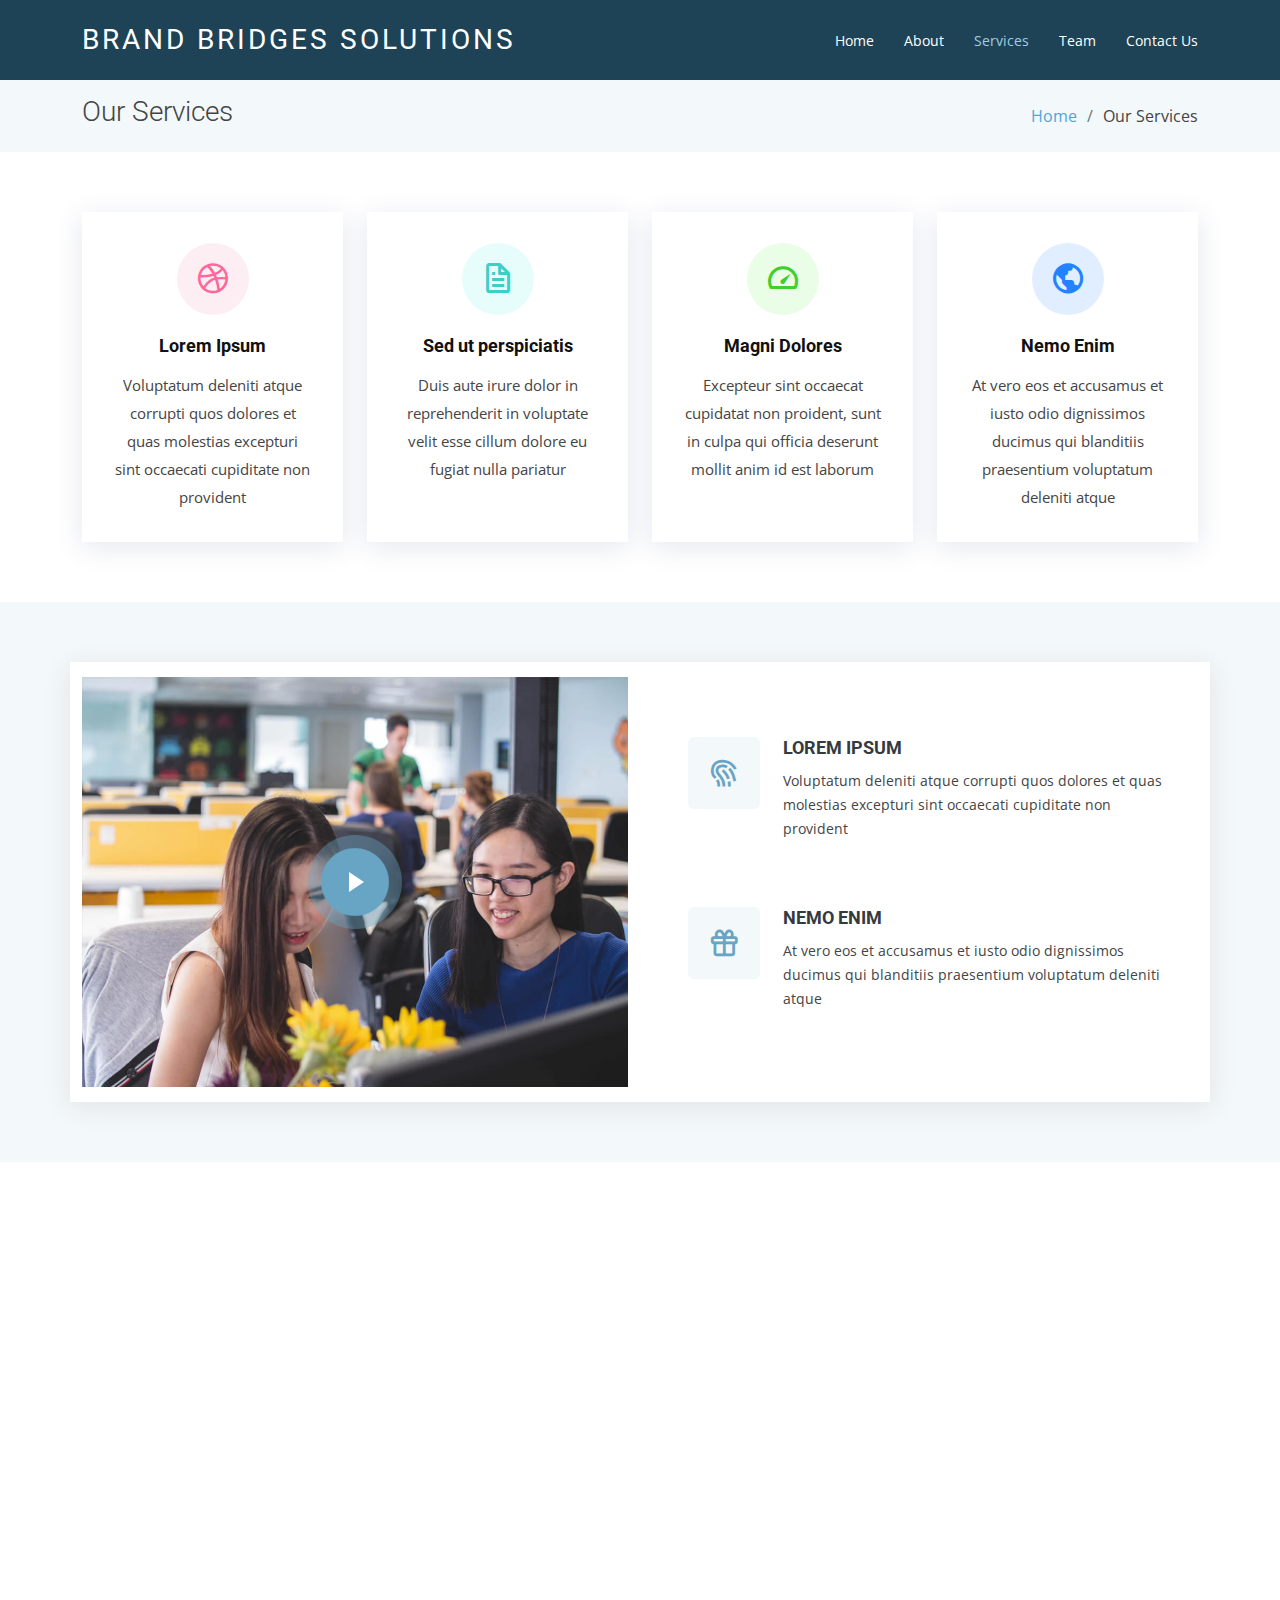
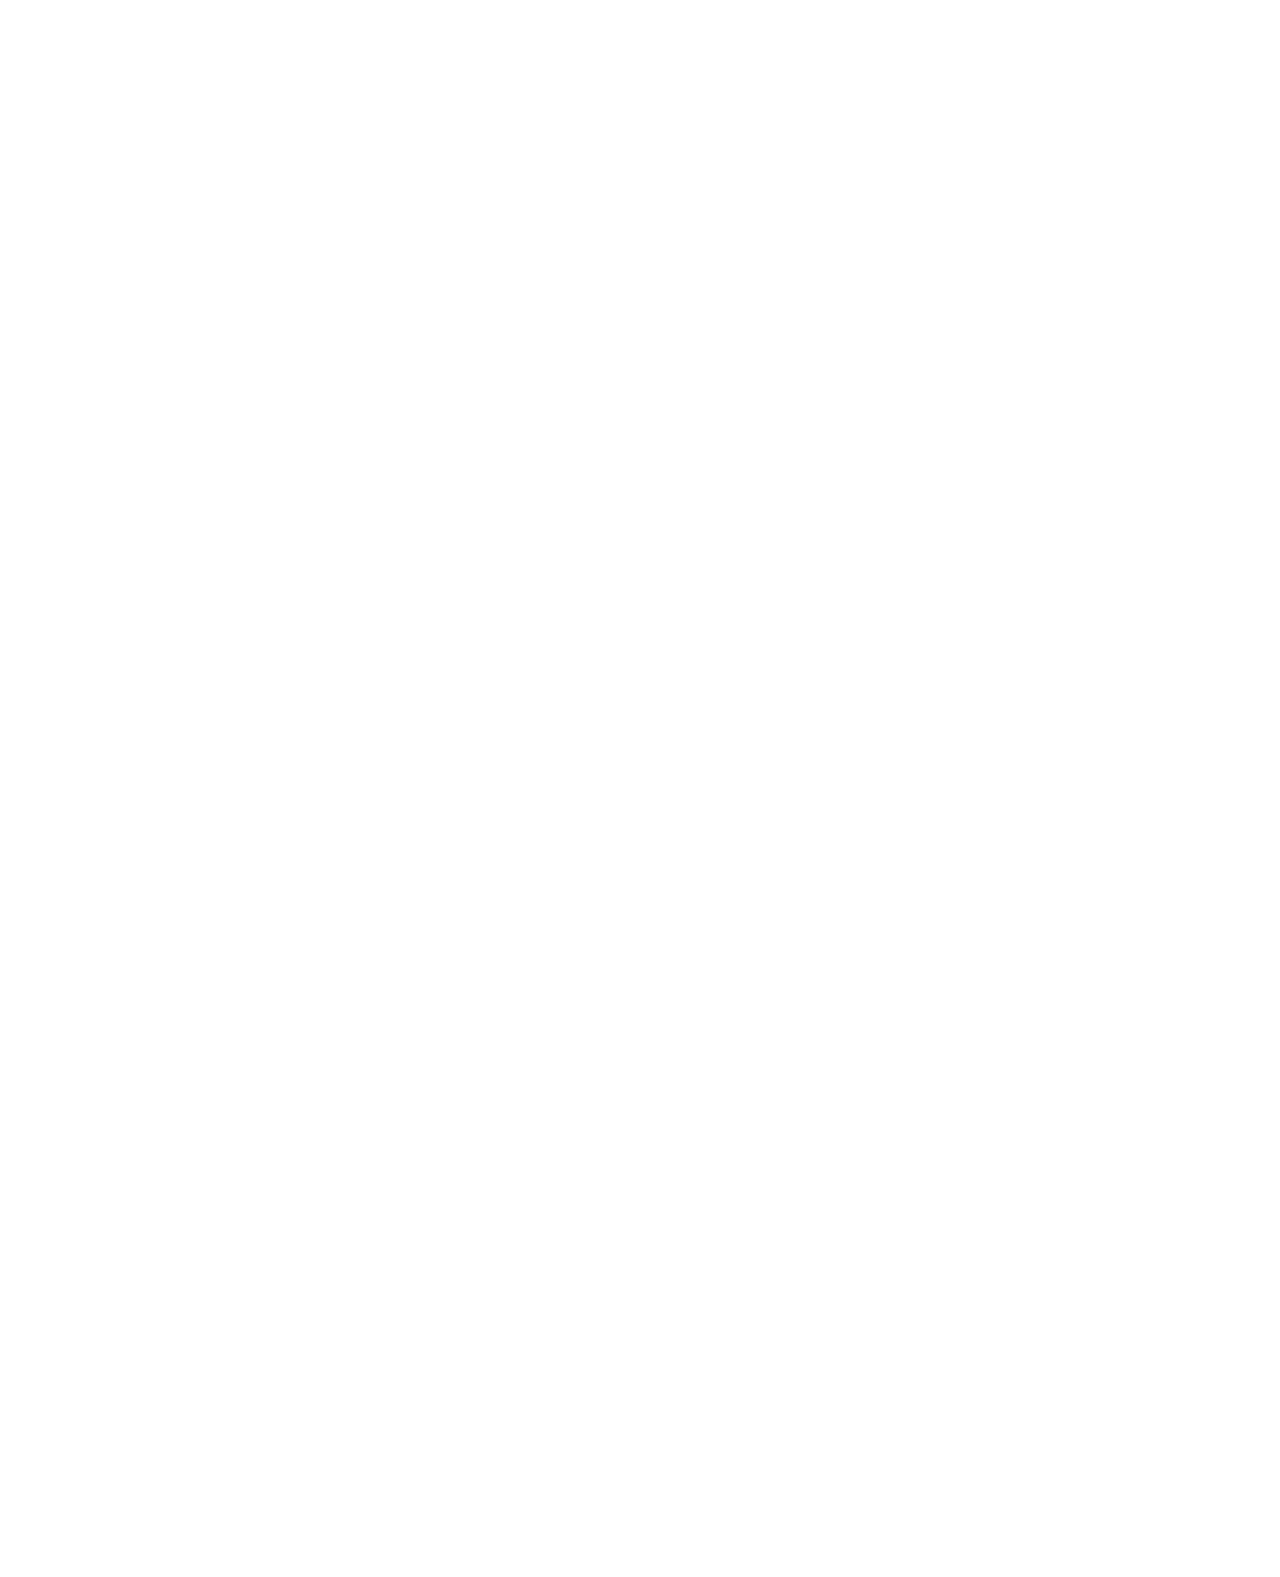
<file: services.html>
<!DOCTYPE html>
<html lang="en">

<head>
  <meta charset="utf-8">
  <meta content="width=device-width, initial-scale=1.0" name="viewport">

  <title>Brand Bridges
    Solutions
  </title>
  <meta content="" name="description">
  <meta content="" name="keywords">

  <!-- Favicons -->
  <!-- <link href="assets/img/favicon.png" rel="icon">
  <link href="assets/img/apple-touch-icon.png" rel="apple-touch-icon"> -->

  <!-- Google Fonts -->
  <link
    href="https://fonts.googleapis.com/css?family=Open+Sans:300,300i,400,400i,600,600i,700,700i|Roboto:300,300i,400,400i,500,500i,700,700i&display=swap"
    rel="stylesheet">

  <!-- Vendor CSS Files -->
  <link href="assets/vendor/animate.css/animate.min.css" rel="stylesheet">
  <link href="assets/vendor/aos/aos.css" rel="stylesheet">
  <link href="assets/vendor/bootstrap/css/bootstrap.min.css" rel="stylesheet">
  <link href="assets/vendor/bootstrap-icons/bootstrap-icons.css" rel="stylesheet">
  <link href="assets/vendor/boxicons/css/boxicons.min.css" rel="stylesheet">
  <link href="assets/vendor/glightbox/css/glightbox.min.css" rel="stylesheet">
  <link href="assets/vendor/swiper/swiper-bundle.min.css" rel="stylesheet">

  <!-- Template Main CSS File -->
  <link href="assets/css/style.css" rel="stylesheet">
</head>

<body>

  <!-- ======= Header ======= -->
  <header id="header" class="fixed-top d-flex align-items-center ">
    <div class="container d-flex justify-content-between align-items-center">

      <div class="logo">
        <h1 class="text-light"><a href="index.html"><span>Brand Bridges
              Solutions</span></a></h1>
        <!-- Uncomment below if you prefer to use an image logo -->
        <!-- <a href="index.html"><img src="assets/img/logo.png" alt="" class="img-fluid"></a>-->
      </div>

      <nav id="navbar" class="navbar">
        <ul>
          <li><a class="" href="index.html">Home</a></li>
          <li><a href="about.html">About</a></li>
          <li><a class="active" href="services.html">Services</a></li>
          <!-- <li><a href="portfolio.html">Portfolio</a></li> -->
          <li><a href="team.html">Team</a></li>
          <!-- <li><a href="blog.html">Blog</a></li> -->
          <li><a href="contact.html">Contact Us</a></li>
        </ul>
        <i class="bi bi-list mobile-nav-toggle"></i>
      </nav><!-- .navbar -->

    </div>
  </header><!-- End Header -->

  <main id="main">

    <!-- ======= Our Services Section ======= -->
    <section class="breadcrumbs">
      <div class="container">

        <div class="d-flex justify-content-between align-items-center">
          <h2>Our Services</h2>
          <ol>
            <li><a href="index.html">Home</a></li>
            <li>Our Services</li>
          </ol>
        </div>

      </div>
    </section><!-- End Our Services Section -->

    <!-- ======= Services Section ======= -->
    <section class="services">
      <div class="container">

        <div class="row">
          <div class="col-md-6 col-lg-3 d-flex align-items-stretch" data-aos="fade-up">
            <div class="icon-box icon-box-pink">
              <div class="icon"><i class="bx bxl-dribbble"></i></div>
              <h4 class="title"><a href="">Lorem Ipsum</a></h4>
              <p class="description">Voluptatum deleniti atque corrupti quos dolores et quas molestias excepturi sint
                occaecati cupiditate non provident</p>
            </div>
          </div>

          <div class="col-md-6 col-lg-3 d-flex align-items-stretch" data-aos="fade-up" data-aos-delay="100">
            <div class="icon-box icon-box-cyan">
              <div class="icon"><i class="bx bx-file"></i></div>
              <h4 class="title"><a href="">Sed ut perspiciatis</a></h4>
              <p class="description">Duis aute irure dolor in reprehenderit in voluptate velit esse cillum dolore eu
                fugiat nulla pariatur</p>
            </div>
          </div>

          <div class="col-md-6 col-lg-3 d-flex align-items-stretch" data-aos="fade-up" data-aos-delay="200">
            <div class="icon-box icon-box-green">
              <div class="icon"><i class="bx bx-tachometer"></i></div>
              <h4 class="title"><a href="">Magni Dolores</a></h4>
              <p class="description">Excepteur sint occaecat cupidatat non proident, sunt in culpa qui officia deserunt
                mollit anim id est laborum</p>
            </div>
          </div>

          <div class="col-md-6 col-lg-3 d-flex align-items-stretch" data-aos="fade-up" data-aos-delay="200">
            <div class="icon-box icon-box-blue">
              <div class="icon"><i class="bx bx-world"></i></div>
              <h4 class="title"><a href="">Nemo Enim</a></h4>
              <p class="description">At vero eos et accusamus et iusto odio dignissimos ducimus qui blanditiis
                praesentium voluptatum deleniti atque</p>
            </div>
          </div>

        </div>

      </div>
    </section><!-- End Services Section -->

    <!-- ======= Why Us Section ======= -->
    <section class="why-us section-bg" data-aos="fade-up" date-aos-delay="200">
      <div class="container">

        <div class="row">
          <div class="col-lg-6 video-box">
            <img src="assets/img/why-us.jpg" class="img-fluid" alt="">
            <a href="https://www.youtube.com/watch?v=jDDaplaOz7Q" class="venobox play-btn mb-4" data-vbtype="video"
              data-autoplay="true"></a>
          </div>

          <div class="col-lg-6 d-flex flex-column justify-content-center p-5">

            <div class="icon-box">
              <div class="icon"><i class="bx bx-fingerprint"></i></div>
              <h4 class="title"><a href="">Lorem Ipsum</a></h4>
              <p class="description">Voluptatum deleniti atque corrupti quos dolores et quas molestias excepturi sint
                occaecati cupiditate non provident</p>
            </div>

            <div class="icon-box">
              <div class="icon"><i class="bx bx-gift"></i></div>
              <h4 class="title"><a href="">Nemo Enim</a></h4>
              <p class="description">At vero eos et accusamus et iusto odio dignissimos ducimus qui blanditiis
                praesentium voluptatum deleniti atque</p>
            </div>

          </div>
        </div>

      </div>
    </section><!-- End Why Us Section -->

    <!-- ======= Service Details Section ======= -->
    <section class="service-details">
      <div class="container">

        <div class="row">
          <div class="col-md-6 d-flex align-items-stretch" data-aos="fade-up">
            <div class="card">
              <div class="card-img">
                <img src="assets/img/service-details-1.jpg" alt="...">
              </div>
              <div class="card-body">
                <h5 class="card-title"><a href="#">Our Mission</a></h5>
                <p class="card-text">Lorem ipsum dolor sit amet, consectetur elit, sed do eiusmod tempor ut labore et
                  dolore magna aliqua. Ut enim ad minim veniam, quis nostrud exercitation ullamco laboris nisi ut
                  aliquip ex ea commodo consequat</p>
                <div class="read-more"><a href="#"><i class="bi bi-arrow-right"></i> Read More</a></div>
              </div>
            </div>
          </div>
          <div class="col-md-6 d-flex align-items-stretch" data-aos="fade-up">
            <div class="card">
              <div class="card-img">
                <img src="assets/img/service-details-2.jpg" alt="...">
              </div>
              <div class="card-body">
                <h5 class="card-title"><a href="#">Our Plan</a></h5>
                <p class="card-text">Sed ut perspiciatis unde omnis iste natus error sit voluptatem doloremque
                  laudantium, totam rem aperiam, eaque ipsa quae ab illo inventore veritatis et quasi architecto beatae
                  vitae dicta sunt explicabo</p>
                <div class="read-more"><a href="#"><i class="bi bi-arrow-right"></i> Read More</a></div>
              </div>
            </div>

          </div>
          <div class="col-md-6 d-flex align-items-stretch" data-aos="fade-up">
            <div class="card">
              <div class="card-img">
                <img src="assets/img/service-details-3.jpg" alt="...">
              </div>
              <div class="card-body">
                <h5 class="card-title"><a href="#">Our Vision</a></h5>
                <p class="card-text">Nemo enim ipsam voluptatem quia voluptas sit aut odit aut fugit, sed quia magni
                  dolores eos qui ratione voluptatem sequi nesciunt Neque porro quisquam est, qui dolorem ipsum quia
                  dolor sit amet</p>
                <div class="read-more"><a href="#"><i class="bi bi-arrow-right"></i> Read More</a></div>
              </div>
            </div>
          </div>
          <div class="col-md-6 d-flex align-items-stretch" data-aos="fade-up">
            <div class="card">
              <div class="card-img">
                <img src="assets/img/service-details-4.jpg" alt="...">
              </div>
              <div class="card-body">
                <h5 class="card-title"><a href="#">Our Care</a></h5>
                <p class="card-text">Nostrum eum sed et autem dolorum perspiciatis. Magni porro quisquam laudantium
                  voluptatem. In molestiae earum ab sit esse voluptatem. Eos ipsam cumque ipsum officiis qui nihil aut
                  incidunt aut</p>
                <div class="read-more"><a href="#"><i class="bi bi-arrow-right"></i> Read More</a></div>
              </div>
            </div>
          </div>
        </div>

      </div>
    </section><!-- End Service Details Section -->

    <!-- ======= Pricing Section ======= -->
    <!-- <section class="pricing section-bg" data-aos="fade-up">
      <div class="container">

        <div class="section-title">
          <h2>Pricing</h2>
          <p>Magnam dolores commodi suscipit. Necessitatibus eius consequatur ex aliquid fuga eum quidem. Sit sint
            consectetur velit. Quisquam quos quisquam cupiditate. Et nemo qui impedit suscipit alias ea. Quia fugiat sit
            in iste officiis commodi quidem hic quas.</p>
        </div>

        <div class="row no-gutters">

          <div class="col-lg-4 box">
            <h3>Free</h3>
            <h4>$0<span>per month</span></h4>
            <ul>
              <li><i class="bx bx-check"></i> Quam adipiscing vitae proin</li>
              <li><i class="bx bx-check"></i> Nec feugiat nisl pretium</li>
              <li><i class="bx bx-check"></i> Nulla at volutpat diam uteera</li>
              <li class="na"><i class="bx bx-x"></i> <span>Pharetra massa massa ultricies</span></li>
              <li class="na"><i class="bx bx-x"></i> <span>Massa ultricies mi quis hendrerit</span></li>
            </ul>
            <a href="#" class="get-started-btn">Get Started</a>
          </div>

          <div class="col-lg-4 box featured">
            <h3>Business</h3>
            <h4>$29<span>per month</span></h4>
            <ul>
              <li><i class="bx bx-check"></i> Quam adipiscing vitae proin</li>
              <li><i class="bx bx-check"></i> Nec feugiat nisl pretium</li>
              <li><i class="bx bx-check"></i> Nulla at volutpat diam uteera</li>
              <li><i class="bx bx-check"></i> Pharetra massa massa ultricies</li>
              <li><i class="bx bx-check"></i> Massa ultricies mi quis hendrerit</li>
            </ul>
            <a href="#" class="get-started-btn">Get Started</a>
          </div>

          <div class="col-lg-4 box">
            <h3>Developer</h3>
            <h4>$49<span>per month</span></h4>
            <ul>
              <li><i class="bx bx-check"></i> Quam adipiscing vitae proin</li>
              <li><i class="bx bx-check"></i> Nec feugiat nisl pretium</li>
              <li><i class="bx bx-check"></i> Nulla at volutpat diam uteera</li>
              <li><i class="bx bx-check"></i> Pharetra massa massa ultricies</li>
              <li><i class="bx bx-check"></i> Massa ultricies mi quis hendrerit</li>
            </ul>
            <a href="#" class="get-started-btn">Get Started</a>
          </div>

        </div>

      </div>
    </section>End Pricing Section -->

  </main><!-- End #main -->

  <!-- ======= Footer ======= -->
  <footer id="footer" data-aos="fade-up" data-aos-easing="ease-in-out" data-aos-duration="500">

    <div class="footer-newsletter">
      <div class="container">
        <div class="row">
          <div class="col-lg-6">
            <h4>Our Newsletter</h4>
            <p>Tamen quem nulla quae legam multos aute sint culpa legam noster magna</p>
          </div>
          <div class="col-lg-6">
            <form action="" method="post">
              <input type="email" name="email"><input type="submit" value="Subscribe">
            </form>
          </div>
        </div>
      </div>
    </div>

    <div class="footer-top">
      <div class="container">
        <div class="row">

          <div class="col-lg-3 col-md-6 footer-links">
            <h4>Useful Links</h4>
            <ul>
              <li><i class="bx bx-chevron-right"></i> <a href="#">Home</a></li>
              <li><i class="bx bx-chevron-right"></i> <a href="#">About us</a></li>
              <li><i class="bx bx-chevron-right"></i> <a href="#">Services</a></li>
              <li><i class="bx bx-chevron-right"></i> <a href="#">Terms of service</a></li>
              <li><i class="bx bx-chevron-right"></i> <a href="#">Privacy policy</a></li>
            </ul>
          </div>

          <div class="col-lg-3 col-md-6 footer-links">
            <h4>Our Services</h4>
            <ul>
              <li><i class="bx bx-chevron-right"></i> <a href="#">Web Design</a></li>
              <li><i class="bx bx-chevron-right"></i> <a href="#">Web Development</a></li>
              <li><i class="bx bx-chevron-right"></i> <a href="#">Product Management</a></li>
              <li><i class="bx bx-chevron-right"></i> <a href="#">Marketing</a></li>
              <li><i class="bx bx-chevron-right"></i> <a href="#">Graphic Design</a></li>
            </ul>
          </div>

          <div class="col-lg-3 col-md-6 footer-contact">
            <h4>Contact Us</h4>
            <p>
              Indus University<br>
              Rancharda, Via<br>
              Shilaj, Gujarat 382115<br><br>
              <strong>Phone:</strong> +1 5589 55488 55<br>
              <strong>Email:</strong> info@example.com<br>
            </p>

          </div>

          <div class="col-lg-3 col-md-6 footer-info">
            <h3>About Brand Bridges
              Solutions</h3>
            <p>Cras fermentum odio eu feugiat lide par naso tierra. Justo eget nada terra videa magna derita valies
              darta donna mare fermentum iaculis eu non diam phasellus.</p>
            <div class="social-links mt-3">
              <a href="#" class="twitter"><i class="bx bxl-twitter"></i></a>
              <a href="#" class="facebook"><i class="bx bxl-facebook"></i></a>
              <a href="#" class="instagram"><i class="bx bxl-instagram"></i></a>
              <a href="#" class="linkedin"><i class="bx bxl-linkedin"></i></a>
            </div>
          </div>

        </div>
      </div>
    </div>

    <div class="container">
      <div class="copyright">
        &copy; Copyright <strong><span>Brand Bridges
          Solutions</span></strong>. All Rights Reserved
      </div>
    </div>
  </footer><!-- End Footer -->

  <a href="#" class="back-to-top d-flex align-items-center justify-content-center"><i
      class="bi bi-arrow-up-short"></i></a>

  <!-- Vendor JS Files -->
  <script src="assets/vendor/purecounter/purecounter_vanilla.js"></script>
  <script src="assets/vendor/aos/aos.js"></script>
  <script src="assets/vendor/bootstrap/js/bootstrap.bundle.min.js"></script>
  <script src="assets/vendor/glightbox/js/glightbox.min.js"></script>
  <script src="assets/vendor/isotope-layout/isotope.pkgd.min.js"></script>
  <script src="assets/vendor/swiper/swiper-bundle.min.js"></script>
  <script src="assets/vendor/waypoints/noframework.waypoints.js"></script>
  <script src="assets/vendor/php-email-form/validate.js"></script>

  <!-- Template Main JS File -->
  <script src="assets/js/main.js"></script>

</body>

</html>
</file>
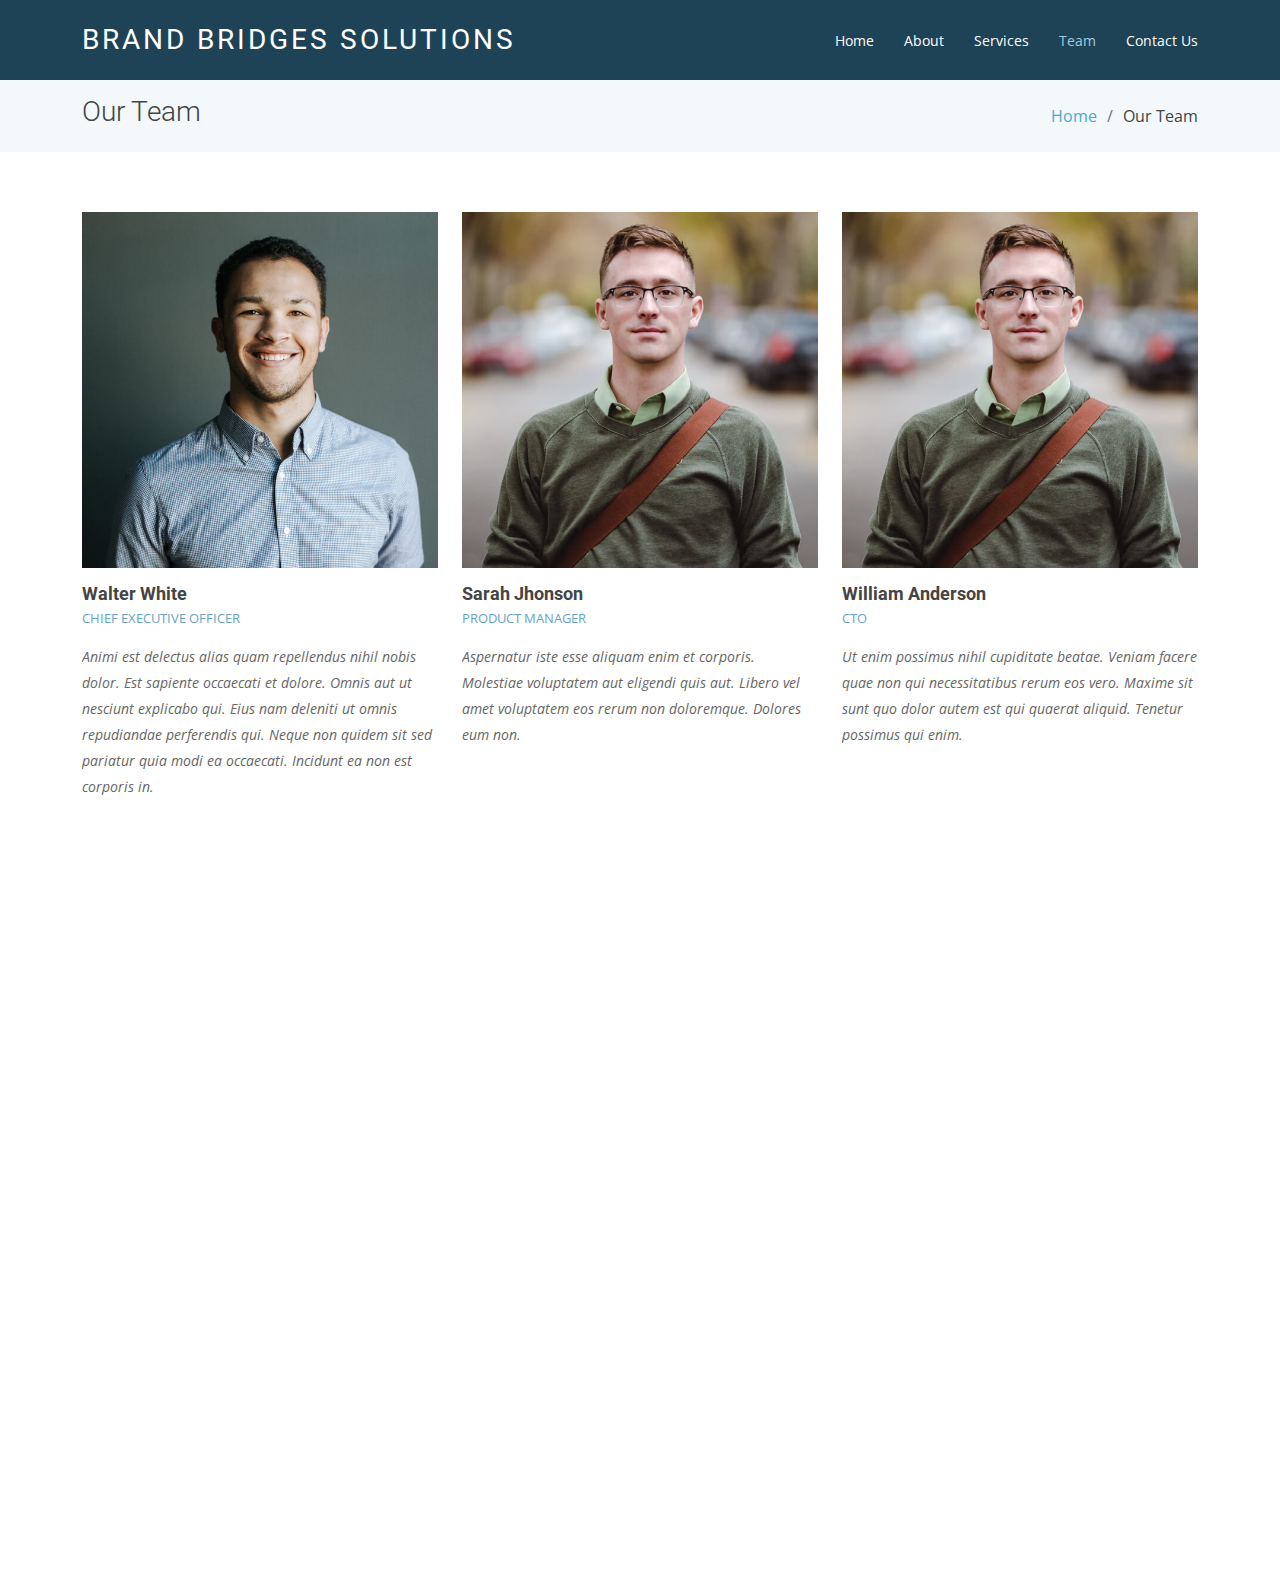
<file: team.html>
<!DOCTYPE html>
<html lang="en">

<head>
  <meta charset="utf-8">
  <meta content="width=device-width, initial-scale=1.0" name="viewport">

  <title>Brand Bridges
    Solutions</title>
  <meta content="" name="description">
  <meta content="" name="keywords">

  <!-- Favicons -->
  <!-- <link href="assets/img/favicon.png" rel="icon">
  <link href="assets/img/apple-touch-icon.png" rel="apple-touch-icon"> -->

  <!-- Google Fonts -->
  <link
    href="https://fonts.googleapis.com/css?family=Open+Sans:300,300i,400,400i,600,600i,700,700i|Roboto:300,300i,400,400i,500,500i,700,700i&display=swap"
    rel="stylesheet">

  <!-- Vendor CSS Files -->
  <link href="assets/vendor/animate.css/animate.min.css" rel="stylesheet">
  <link href="assets/vendor/aos/aos.css" rel="stylesheet">
  <link href="assets/vendor/bootstrap/css/bootstrap.min.css" rel="stylesheet">
  <link href="assets/vendor/bootstrap-icons/bootstrap-icons.css" rel="stylesheet">
  <link href="assets/vendor/boxicons/css/boxicons.min.css" rel="stylesheet">
  <link href="assets/vendor/glightbox/css/glightbox.min.css" rel="stylesheet">
  <link href="assets/vendor/swiper/swiper-bundle.min.css" rel="stylesheet">

  <!-- Template Main CSS File -->
  <link href="assets/css/style.css" rel="stylesheet">

</head>

<body>

  <!-- ======= Header ======= -->
  <header id="header" class="fixed-top d-flex align-items-center ">
    <div class="container d-flex justify-content-between align-items-center">

      <div class="logo">
        <h1 class="text-light"><a href="index.html"><span>Brand Bridges
              Solutions</span></a></h1>
        <!-- Uncomment below if you prefer to use an image logo -->
        <!-- <a href="index.html"><img src="assets/img/logo.png" alt="" class="img-fluid"></a>-->
      </div>

      <nav id="navbar" class="navbar">
        <ul>
          <li><a class="" href="index.html">Home</a></li>
          <li><a href="about.html">About</a></li>
          <li><a href="services.html">Services</a></li>
          <!-- <li><a href="portfolio.html">Portfolio</a></li> -->
          <li><a class="active" href="team.html">Team</a></li>
          <!-- <li><a href="blog.html">Blog</a></li> -->
          <li><a href="contact.html">Contact Us</a></li>
        </ul>
        <i class="bi bi-list mobile-nav-toggle"></i>
      </nav><!-- .navbar -->

    </div>
  </header><!-- End Header -->

  <main id="main">

    <!-- ======= Our Team Section ======= -->
    <section class="breadcrumbs">
      <div class="container">

        <div class="d-flex justify-content-between align-items-center">
          <h2>Our Team</h2>
          <ol>
            <li><a href="index.html">Home</a></li>
            <li>Our Team</li>
          </ol>
        </div>

      </div>
    </section><!-- End Our Team Section -->

    <!-- ======= Team Section ======= -->
    <section class="team" data-aos="fade-up" data-aos-easing="ease-in-out" data-aos-duration="500">
      <div class="container">

        <div class="row">

          <div class="col-lg-4 col-md-6 d-flex align-items-stretch">
            <div class="member">
              <div class="member-img">
                <img src="assets/img/team/team-1.jpg" class="img-fluid" alt="">
                <div class="social">
                  <a href=""><i class="bi bi-twitter"></i></a>
                  <a href=""><i class="bi bi-facebook"></i></a>
                  <a href=""><i class="bi bi-instagram"></i></a>
                  <a href=""><i class="bi bi-linkedin"></i></a>
                </div>
              </div>
              <div class="member-info">
                <h4>Walter White</h4>
                <span>Chief Executive Officer</span>
                <p>Animi est delectus alias quam repellendus nihil nobis dolor. Est sapiente occaecati et dolore. Omnis
                  aut ut nesciunt explicabo qui. Eius nam deleniti ut omnis repudiandae perferendis qui. Neque non
                  quidem sit sed pariatur quia modi ea occaecati. Incidunt ea non est corporis in.</p>
              </div>
            </div>
          </div>

          <div class="col-lg-4 col-md-6 d-flex align-items-stretch">
            <div class="member">
              <div class="member-img">
                <img src="assets/img/team/team-3.jpg" class="img-fluid" alt="">
                <div class="social">
                  <a href=""><i class="bi bi-twitter"></i></a>
                  <a href=""><i class="bi bi-facebook"></i></a>
                  <a href=""><i class="bi bi-instagram"></i></a>
                  <a href=""><i class="bi bi-linkedin"></i></a>
                </div>
              </div>
              <div class="member-info">
                <h4>Sarah Jhonson</h4>
                <span>Product Manager</span>
                <p>Aspernatur iste esse aliquam enim et corporis. Molestiae voluptatem aut eligendi quis aut. Libero vel
                  amet voluptatem eos rerum non doloremque. Dolores eum non.</p>
              </div>
            </div>
          </div>

          <div class="col-lg-4 col-md-6 d-flex align-items-stretch">
            <div class="member">
              <div class="member-img">
                <img src="assets/img/team/team-3.jpg" class="img-fluid" alt="">
                <div class="social">
                  <a href=""><i class="bi bi-twitter"></i></a>
                  <a href=""><i class="bi bi-facebook"></i></a>
                  <a href=""><i class="bi bi-instagram"></i></a>
                  <a href=""><i class="bi bi-linkedin"></i></a>
                </div>
              </div>
              <div class="member-info">
                <h4>William Anderson</h4>
                <span>CTO</span>
                <p>Ut enim possimus nihil cupiditate beatae. Veniam facere quae non qui necessitatibus rerum eos vero.
                  Maxime sit sunt quo dolor autem est qui quaerat aliquid. Tenetur possimus qui enim.</p>
              </div>
            </div>
          </div>

          <!-- <div class="col-lg-4 col-md-6 d-flex align-items-stretch">
            <div class="member">
              <div class="member-img">
                <img src="assets/img/team/team-4.jpg" class="img-fluid" alt="">
                <div class="social">
                  <a href=""><i class="bi bi-twitter"></i></a>
                  <a href=""><i class="bi bi-facebook"></i></a>
                  <a href=""><i class="bi bi-instagram"></i></a>
                  <a href=""><i class="bi bi-linkedin"></i></a>
                </div>
              </div>
              <div class="member-info">
                <h4>Amanda Jepson</h4>
                <span>Accountant</span>
                <p>Sint qui cupiditate. Asperiores fugit impedit aspernatur et mollitia. Molestiae qui placeat labore
                  assumenda id qui nesciunt quo reprehenderit. Rem dolores similique quis soluta culpa enim quia ratione
                  ea.</p>
              </div>
            </div>
          </div> -->

          <!-- <div class="col-lg-4 col-md-6 d-flex align-items-stretch">
            <div class="member">
              <div class="member-img">
                <img src="assets/img/team/team-5.jpg" class="img-fluid" alt="">
                <div class="social">
                  <a href=""><i class="bi bi-twitter"></i></a>
                  <a href=""><i class="bi bi-facebook"></i></a>
                  <a href=""><i class="bi bi-instagram"></i></a>
                  <a href=""><i class="bi bi-linkedin"></i></a>
                </div>
              </div>
              <div class="member-info">
                <h4>Niall Katz</h4>
                <span>Marketing</span>
                <p>Aut ex esse explicabo quia harum ea accusamus excepturi. Temporibus at quia quisquam veritatis
                  impedit. Porro laborum voluptatum sed necessitatibus a saepe. Deserunt laborum quasi consequatur
                  voluptatum iusto sint qui fuga vel. Enim eveniet sed quibusdam rerum in. Non dicta architecto
                  consequatur quo praesentium nesciunt.</p>
              </div>
            </div>
          </div> -->

          <!-- <div class="col-lg-4 col-md-6 d-flex align-items-stretch">
            <div class="member">
              <div class="member-img">
                <img src="assets/img/team/team-6.jpg" class="img-fluid" alt="">
                <div class="social">
                  <a href=""><i class="bi bi-twitter"></i></a>
                  <a href=""><i class="bi bi-facebook"></i></a>
                  <a href=""><i class="bi bi-instagram"></i></a>
                  <a href=""><i class="bi bi-linkedin"></i></a>
                </div>
              </div>
              <div class="member-info">
                <h4>Demi Lewis</h4>
                <span>Financing</span>
                <p>Amet labore numquam corrupti est. Nostrum amet voluptas consectetur dolor voluptatem architecto
                  distinctio consequuntur eligendi. Quam impedit enim aut nesciunt aut dicta quam exercitationem.
                  Reprehenderit exercitationem magnam. Ullam similique ut voluptas totam nobis porro accusamus nulla
                  omnis.</p>
              </div>
            </div>
          </div> -->

        </div>

      </div>
    </section><!-- End Team Section -->

  </main><!-- End #main -->

  <!-- ======= Footer ======= -->
  <footer id="footer" data-aos="fade-up" data-aos-easing="ease-in-out" data-aos-duration="500">

    <div class="footer-newsletter">
      <div class="container">
        <div class="row">
          <div class="col-lg-6">
            <h4>Our Newsletter</h4>
            <p>Tamen quem nulla quae legam multos aute sint culpa legam noster magna</p>
          </div>
          <div class="col-lg-6">
            <form action="" method="post">
              <input type="email" name="email"><input type="submit" value="Subscribe">
            </form>
          </div>
        </div>
      </div>
    </div>

    <div class="footer-top">
      <div class="container">
        <div class="row">

          <div class="col-lg-3 col-md-6 footer-links">
            <h4>Useful Links</h4>
            <ul>
              <li><i class="bx bx-chevron-right"></i> <a href="#">Home</a></li>
              <li><i class="bx bx-chevron-right"></i> <a href="#">About us</a></li>
              <li><i class="bx bx-chevron-right"></i> <a href="#">Services</a></li>
              <li><i class="bx bx-chevron-right"></i> <a href="#">Terms of service</a></li>
              <li><i class="bx bx-chevron-right"></i> <a href="#">Privacy policy</a></li>
            </ul>
          </div>

          <div class="col-lg-3 col-md-6 footer-links">
            <h4>Our Services</h4>
            <ul>
              <li><i class="bx bx-chevron-right"></i> <a href="#">Web Design</a></li>
              <li><i class="bx bx-chevron-right"></i> <a href="#">Web Development</a></li>
              <li><i class="bx bx-chevron-right"></i> <a href="#">Product Management</a></li>
              <li><i class="bx bx-chevron-right"></i> <a href="#">Marketing</a></li>
              <li><i class="bx bx-chevron-right"></i> <a href="#">Graphic Design</a></li>
            </ul>
          </div>

          <div class="col-lg-3 col-md-6 footer-contact">
            <h4>Contact Us</h4>
            <p>
              Indus University<br>
              Rancharda, Via<br>
              Shilaj, Gujarat 382115<br><br>
              <strong>Phone:</strong> +1 5589 55488 55<br>
              <strong>Email:</strong> info@example.com<br>
            </p>

          </div>

          <div class="col-lg-3 col-md-6 footer-info">
            <h3>About Brand Bridges
              Solutions</h3>
            <p>Cras fermentum odio eu feugiat lide par naso tierra. Justo eget nada terra videa magna derita valies
              darta donna mare fermentum iaculis eu non diam phasellus.</p>
            <div class="social-links mt-3">
              <a href="#" class="twitter"><i class="bx bxl-twitter"></i></a>
              <a href="#" class="facebook"><i class="bx bxl-facebook"></i></a>
              <a href="#" class="instagram"><i class="bx bxl-instagram"></i></a>
              <a href="#" class="linkedin"><i class="bx bxl-linkedin"></i></a>
            </div>
          </div>

        </div>
      </div>
    </div>

    <div class="container">
      <div class="copyright">
        &copy; Copyright <strong><span>Brand Bridges
            Solutions</span></strong>. All Rights Reserved
      </div>
    </div>
  </footer><!-- End Footer -->

  <a href="#" class="back-to-top d-flex align-items-center justify-content-center"><i
      class="bi bi-arrow-up-short"></i></a>

  <!-- Vendor JS Files -->
  <script src="assets/vendor/purecounter/purecounter_vanilla.js"></script>
  <script src="assets/vendor/aos/aos.js"></script>
  <script src="assets/vendor/bootstrap/js/bootstrap.bundle.min.js"></script>
  <script src="assets/vendor/glightbox/js/glightbox.min.js"></script>
  <script src="assets/vendor/isotope-layout/isotope.pkgd.min.js"></script>
  <script src="assets/vendor/swiper/swiper-bundle.min.js"></script>
  <script src="assets/vendor/waypoints/noframework.waypoints.js"></script>
  <script src="assets/vendor/php-email-form/validate.js"></script>

  <!-- Template Main JS File -->
  <script src="assets/js/main.js"></script>

</body>

</html>
</file>
<file: assets/css/style.css>
/**
* Template Name: Moderna
* Updated: Sep 18 2023 with Bootstrap v5.3.2
* Template URL: https://bootstrapmade.com/free-bootstrap-template-corporate-moderna/
* Author: BootstrapMade.com
* License: https://bootstrapmade.com/license/
*/

/*--------------------------------------------------------------
# General
--------------------------------------------------------------*/
body {
  font-family: "Open Sans", sans-serif;
  color: #444;
}

a {
  color: #4fa6d5;
  text-decoration: none;
}

a:hover {
  color: #45beff;
  text-decoration: none;
}

h1,
h2,
h3,
h4,
h5,
h6,
.font-primary {
  font-family: "Roboto", sans-serif;
}

/*--------------------------------------------------------------
# Back to top button
--------------------------------------------------------------*/
.back-to-top {
  position: fixed;
  visibility: hidden;
  opacity: 0;
  right: 15px;
  bottom: 15px;
  z-index: 99999;
  background: #68A4C4;
  width: 40px;
  height: 40px;
  border-radius: 4px;
  transition: all 0.4s;
}

.back-to-top i {
  font-size: 24px;
  color: #fff;
  line-height: 0;
}

.back-to-top:hover {
  background: #85b6cf;
  color: #fff;
}

.back-to-top.active {
  visibility: visible;
  opacity: 1;
}

/*--------------------------------------------------------------
# Header
--------------------------------------------------------------*/
#header {
  height: 80px;
  transition: all 0.5s;
  z-index: 997;
  transition: all 0.5s;
  background: #1e4356;
}

#header.header-transparent {
  background: none;
}

#header.header-scrolled {
  background: rgba(30, 67, 86, 0.8);
  height: 60px;
}

#header .logo h1 {
  font-size: 28px;
  margin: 0;
  padding: 4px 0;
  line-height: 1;
  font-weight: 400;
  letter-spacing: 3px;
  text-transform: uppercase;
}

#header .logo h1 a,
#header .logo h1 a:hover {
  color: #fff;
  text-decoration: none;
}

#header .logo img {
  padding: 0;
  margin: 0;
  max-height: 40px;
}

#main {
  margin-top: 80px;
}

/*--------------------------------------------------------------
# Navigation Menu
--------------------------------------------------------------*/
/**
* Desktop Navigation 
*/
.navbar {
  padding: 0;
}

.navbar ul {
  margin: 0;
  padding: 0;
  display: flex;
  list-style: none;
  align-items: center;
}

.navbar li {
  position: relative;
}

.navbar a,
.navbar a:focus {
  display: flex;
  align-items: center;
  justify-content: space-between;
  padding: 10px 0 10px 30px;
  font-family: "Open Sans", sans-serif;
  font-size: 14px;
  color: #fff;
  white-space: nowrap;
  transition: 0.3s;
}

.navbar a i,
.navbar a:focus i {
  font-size: 12px;
  line-height: 0;
  margin-left: 5px;
}

.navbar a:hover,
.navbar .active,
.navbar .active:focus,
.navbar li:hover>a {
  color: #a2cce3;
}

.navbar .dropdown ul {
  display: block;
  position: absolute;
  left: 14px;
  top: calc(100% + 30px);
  margin: 0;
  padding: 10px 0;
  z-index: 99;
  opacity: 0;
  visibility: hidden;
  background: #fff;
  box-shadow: 0px 0px 30px rgba(127, 137, 161, 0.25);
  transition: 0.3s;
}

.navbar .dropdown ul li {
  min-width: 200px;
}

.navbar .dropdown ul a {
  padding: 10px 20px;
  font-size: 14px;
  text-transform: none;
  color: #1c3745;
}

.navbar .dropdown ul a i {
  font-size: 12px;
}

.navbar .dropdown ul a:hover,
.navbar .dropdown ul .active:hover,
.navbar .dropdown ul li:hover>a {
  color: #68A4C4;
}

.navbar .dropdown:hover>ul {
  opacity: 1;
  top: 100%;
  visibility: visible;
}

.navbar .dropdown .dropdown ul {
  top: 0;
  left: calc(100% - 30px);
  visibility: hidden;
}

.navbar .dropdown .dropdown:hover>ul {
  opacity: 1;
  top: 0;
  left: 100%;
  visibility: visible;
}

@media (max-width: 1366px) {
  .navbar .dropdown .dropdown ul {
    left: -90%;
  }

  .navbar .dropdown .dropdown:hover>ul {
    left: -100%;
  }
}

/**
* Mobile Navigation 
*/
.mobile-nav-toggle {
  color: #fff;
  font-size: 28px;
  cursor: pointer;
  display: none;
  line-height: 0;
  transition: 0.5s;
}

@media (max-width: 991px) {
  .mobile-nav-toggle {
    display: block;
  }

  .navbar ul {
    display: none;
  }
}

.navbar-mobile {
  position: fixed;
  overflow: hidden;
  top: 0;
  right: 0;
  left: 0;
  bottom: 0;
  background: rgba(17, 38, 48, 0.9);
  transition: 0.3s;
}

.navbar-mobile .mobile-nav-toggle {
  position: absolute;
  top: 15px;
  right: 15px;
}

.navbar-mobile ul {
  display: block;
  position: absolute;
  top: 55px;
  right: 15px;
  bottom: 15px;
  left: 15px;
  padding: 10px 0;
  background-color: #fff;
  overflow-y: auto;
  transition: 0.3s;
}

.navbar-mobile a,
.navbar-mobile a:focus {
  padding: 10px 20px;
  font-size: 15px;
  color: #1e4356;
}

.navbar-mobile a:hover,
.navbar-mobile .active,
.navbar-mobile li:hover>a {
  color: #68A4C4;
}

.navbar-mobile .getstarted,
.navbar-mobile .getstarted:focus {
  margin: 15px;
}

.navbar-mobile .dropdown ul {
  position: static;
  display: none;
  margin: 10px 20px;
  padding: 10px 0;
  z-index: 99;
  opacity: 1;
  visibility: visible;
  background: #fff;
  box-shadow: 0px 0px 30px rgba(127, 137, 161, 0.25);
}

.navbar-mobile .dropdown ul li {
  min-width: 200px;
}

.navbar-mobile .dropdown ul a {
  padding: 10px 20px;
}

.navbar-mobile .dropdown ul a i {
  font-size: 12px;
}

.navbar-mobile .dropdown ul a:hover,
.navbar-mobile .dropdown ul .active:hover,
.navbar-mobile .dropdown ul li:hover>a {
  color: #68A4C4;
}

.navbar-mobile .dropdown>.dropdown-active {
  display: block;
}

/*--------------------------------------------------------------
# Hero Section
--------------------------------------------------------------*/
#hero {
  width: 100%;
  height: 90vh;
  overflow: hidden;
  position: relative;
}

#hero::after {
  content: "";
  position: absolute;
  left: 50%;
  top: 0;
  width: 130%;
  height: 95%;
  background: linear-gradient(to right, rgba(30, 67, 86, 0.8), rgba(30, 67, 86, 0.6)), url("../img/hero-bg.jpg") center top no-repeat;
  z-index: 0;
  border-radius: 0 0 50% 50%;
  transform: translateX(-50%) rotate(0deg);
}

#hero::before {
  content: "";
  position: absolute;
  left: 50%;
  top: 0;
  width: 130%;
  height: 96%;
  background: #68A4C4;
  opacity: 0.3;
  z-index: 0;
  border-radius: 0 0 50% 50%;
  transform: translateX(-50%) translateY(18px) rotate(2deg);
}

#hero .carousel-container {
  display: flex;
  justify-content: center;
  align-items: center;
  flex-direction: column;
  text-align: center;
  bottom: 0;
  top: 0;
  left: 0;
  right: 0;
}

#hero h2 {
  color: #fff;
  margin-bottom: 30px;
  font-size: 48px;
  font-weight: 700;
}

#hero p {
  width: 80%;
  animation-delay: 0.4s;
  margin: 0 auto 30px auto;
  color: #fff;
}

#hero .carousel-control-prev,
#hero .carousel-control-next {
  width: 10%;
}

#hero .carousel-control-next-icon,
#hero .carousel-control-prev-icon {
  background: none;
  font-size: 48px;
  line-height: 1;
  width: auto;
  height: auto;
}

#hero .btn-get-started {
  font-family: "Roboto", sans-serif;
  font-weight: 500;
  font-size: 14px;
  letter-spacing: 1px;
  display: inline-block;
  padding: 12px 32px;
  border-radius: 50px;
  transition: 0.5s;
  line-height: 1;
  margin: 10px;
  color: #fff;
  animation-delay: 0.8s;
  border: 2px solid #68A4C4;
}

#hero .btn-get-started:hover {
  background: #68A4C4;
  color: #fff;
  text-decoration: none;
}

@media (min-width: 1024px) {
  #hero p {
    width: 60%;
  }

  #hero .carousel-control-prev,
  #hero .carousel-control-next {
    width: 5%;
  }
}

@media (max-width: 768px) {
  #hero::after {
    width: 180%;
    height: 95%;
    border-radius: 0 0 50% 50%;
    transform: translateX(-50%) rotate(0deg);
  }

  #hero::before {
    top: 0;
    width: 180%;
    height: 94%;
    border-radius: 0 0 50% 50%;
    transform: translateX(-50%) translateY(20px) rotate(4deg);
  }
}

@media (max-width: 575px) {
  #hero h2 {
    font-size: 30px;
  }

  #hero::after {
    left: 40%;
    top: 0;
    width: 200%;
    height: 95%;
    border-radius: 0 0 50% 50%;
    transform: translateX(-50%) rotate(0deg);
  }

  #hero::before {
    left: 50%;
    top: 0;
    width: 200%;
    height: 94%;
    border-radius: 0 0 50% 50%;
    transform: translateX(-50%) translateY(20px) rotate(4deg);
  }
}

/*--------------------------------------------------------------
# Hero No Slider Section
--------------------------------------------------------------*/
#hero-no-slider {
  width: 100%;
  height: 100vh;
  overflow: hidden;
  position: relative;
  text-align: center;
}

#hero-no-slider::before {
  content: "";
  position: absolute;
  left: 0;
  top: 0;
  right: 0;
  bottom: 0;
  background: linear-gradient(to right, rgba(30, 67, 86, 0.8), rgba(30, 67, 86, 0.6)), url("../img/hero-bg.jpg") center top no-repeat;
}

#hero-no-slider h2 {
  color: #fff;
  margin-bottom: 15px;
  font-size: 48px;
  font-weight: 700;
}

#hero-no-slider p {
  color: #fff;
}

#hero-no-slider .btn-get-started {
  font-family: "Roboto", sans-serif;
  font-weight: 500;
  font-size: 14px;
  letter-spacing: 1px;
  display: inline-block;
  padding: 12px 32px;
  border-radius: 50px;
  transition: 0.5s;
  line-height: 1;
  margin: 10px;
  color: #fff;
  animation-delay: 0.8s;
  border: 2px solid #68A4C4;
}

#hero-no-slider .btn-get-started:hover {
  background: #68A4C4;
  color: #fff;
  text-decoration: none;
}

@media (max-width: 575px) {
  #hero-no-slider h2 {
    font-size: 30px;
  }
}

/*--------------------------------------------------------------
# Sections General
--------------------------------------------------------------*/
section {
  padding: 60px 0;
}

.section-bg {
  background-color: #f3f8fa;
}

.section-title {
  text-align: center;
  padding-bottom: 30px;
}

.section-title h2 {
  font-size: 28px;
  font-weight: 400;
  margin-bottom: 20px;
  padding-bottom: 20px;
  position: relative;
}

.section-title h2::before {
  content: "";
  position: absolute;
  display: block;
  width: 120px;
  height: 1px;
  background: #ddd;
  bottom: 1px;
  left: calc(50% - 60px);
}

.section-title h2::after {
  content: "";
  position: absolute;
  display: block;
  width: 40px;
  height: 3px;
  background: #68A4C4;
  bottom: 0;
  left: calc(50% - 20px);
}

.section-title p {
  margin-bottom: 0;
}

/*--------------------------------------------------------------
# Breadcrumbs
--------------------------------------------------------------*/
.breadcrumbs {
  padding: 15px 0;
  background-color: #f3f8fa;
  min-height: 40px;
}

.breadcrumbs h2 {
  font-size: 28px;
  font-weight: 300;
}

.breadcrumbs ol {
  display: flex;
  flex-wrap: wrap;
  list-style: none;
  padding: 0;
  margin: 0;
}

.breadcrumbs ol li+li {
  padding-left: 10px;
}

.breadcrumbs ol li+li::before {
  display: inline-block;
  padding-right: 10px;
  color: #6c757d;
  content: "/";
}

@media (max-width: 768px) {
  .breadcrumbs .d-flex {
    display: block !important;
  }

  .breadcrumbs ol {
    display: block;
  }

  .breadcrumbs ol li {
    display: inline-block;
  }
}

/*--------------------------------------------------------------
# Our Services
--------------------------------------------------------------*/
.services {
  padding-bottom: 20px;
}

.services .icon-box {
  padding: 30px;
  position: relative;
  overflow: hidden;
  margin: 0 0 40px 0;
  background: #fff;
  box-shadow: 0 5px 26px 0 rgba(68, 88, 144, 0.14);
  transition: all 0.3s ease-in-out;
  text-align: center;
  border: 1px solid #fff;
}

.services .icon {
  margin: 0 auto 20px auto;
  padding-top: 17px;
  display: inline-block;
  text-align: center;
  border-radius: 50%;
  width: 72px;
  height: 72px;
}

.services .icon i {
  font-size: 36px;
  line-height: 1;
}

.services .title {
  font-weight: 700;
  margin-bottom: 15px;
  font-size: 18px;
}

.services .title a {
  color: #111;
}

.services .description {
  font-size: 15px;
  line-height: 28px;
  margin-bottom: 0;
}

.services .icon-box-pink .icon {
  background: #fceef3;
}

.services .icon-box-pink .icon i {
  color: #ff689b;
}

.services .icon-box-pink:hover {
  border-color: #ff689b;
}

.services .icon-box-cyan .icon {
  background: #e6fdfc;
}

.services .icon-box-cyan .icon i {
  color: #3fcdc7;
}

.services .icon-box-cyan:hover {
  border-color: #3fcdc7;
}

.services .icon-box-green .icon {
  background: #eafde7;
}

.services .icon-box-green .icon i {
  color: #41cf2e;
}

.services .icon-box-green:hover {
  border-color: #41cf2e;
}

.services .icon-box-blue .icon {
  background: #e1eeff;
}

.services .icon-box-blue .icon i {
  color: #2282ff;
}

.services .icon-box-blue:hover {
  border-color: #2282ff;
}

/*--------------------------------------------------------------
# Why Us
--------------------------------------------------------------*/
.why-us .container {
  box-shadow: 0 5px 25px 0 rgba(214, 215, 216, 0.6);
  background: #fff;
}

.why-us .icon-box+.icon-box {
  margin-top: 50px;
}

.why-us .icon-box .icon {
  float: left;
  display: flex;
  align-items: center;
  justify-content: center;
  width: 72px;
  height: 72px;
  background: #f3f8fa;
  border-radius: 6px;
  transition: 0.5s;
}

.why-us .icon-box .icon i {
  color: #68A4C4;
  font-size: 32px;
}

.why-us .icon-box:hover .icon {
  background: #68A4C4;
}

.why-us .icon-box:hover .icon i {
  color: #fff;
}

.why-us .icon-box .title {
  margin-left: 95px;
  font-weight: 700;
  margin-bottom: 10px;
  font-size: 18px;
  text-transform: uppercase;
}

.why-us .icon-box .title a {
  color: #343a40;
  transition: 0.3s;
}

.why-us .icon-box .title a:hover {
  color: #68A4C4;
}

.why-us .icon-box .description {
  margin-left: 95px;
  line-height: 24px;
  font-size: 14px;
}

.why-us .video-box {
  position: relative;
}

.why-us .video-box img {
  padding-top: 15px;
  padding-bottom: 15px;
}

.why-us .play-btn {
  width: 94px;
  height: 94px;
  background: radial-gradient(#68A4C4 50%, rgba(104, 164, 196, 0.4) 52%);
  border-radius: 50%;
  display: block;
  position: absolute;
  left: calc(50% - 47px);
  top: calc(50% - 47px);
  overflow: hidden;
}

.why-us .play-btn::after {
  content: "";
  position: absolute;
  left: 50%;
  top: 50%;
  transform: translateX(-40%) translateY(-50%);
  width: 0;
  height: 0;
  border-top: 10px solid transparent;
  border-bottom: 10px solid transparent;
  border-left: 15px solid #fff;
  z-index: 100;
  transition: all 400ms cubic-bezier(0.55, 0.055, 0.675, 0.19);
}

.why-us .play-btn::before {
  content: "";
  position: absolute;
  width: 120px;
  height: 120px;
  animation-delay: 0s;
  animation: pulsate-btn 2s;
  animation-direction: forwards;
  animation-iteration-count: infinite;
  animation-timing-function: steps;
  opacity: 1;
  border-radius: 50%;
  border: 5px solid rgba(104, 164, 196, 0.7);
  top: -15%;
  left: -15%;
  background: rgba(198, 16, 0, 0);
}

.why-us .play-btn:hover::after {
  border-left: 15px solid #68A4C4;
  transform: scale(20);
}

.why-us .play-btn:hover::before {
  content: "";
  position: absolute;
  left: 50%;
  top: 50%;
  transform: translateX(-40%) translateY(-50%);
  width: 0;
  height: 0;
  border: none;
  border-top: 10px solid transparent;
  border-bottom: 10px solid transparent;
  border-left: 15px solid #fff;
  z-index: 200;
  animation: none;
  border-radius: 0;
}

@keyframes pulsate-btn {
  0% {
    transform: scale(0.6, 0.6);
    opacity: 1;
  }

  100% {
    transform: scale(1, 1);
    opacity: 0;
  }
}

/*--------------------------------------------------------------
# Features
--------------------------------------------------------------*/
.features .row+.row {
  margin-top: 100px;
}

.features h3 {
  font-weight: 400;
  font-size: 24px;
}

.features ul {
  list-style: none;
  padding: 0;
}

.features ul li {
  padding-bottom: 10px;
}

.features ul i {
  font-size: 20px;
  padding-right: 4px;
  color: #68A4C4;
}

.features p:last-child {
  margin-bottom: 0;
}

/*--------------------------------------------------------------
# About
--------------------------------------------------------------*/
.about h3 {
  font-weight: 400;
  font-size: 26px;
}

.about ul {
  list-style: none;
  padding: 0;
}

.about ul li {
  padding-bottom: 10px;
}

.about ul i {
  font-size: 20px;
  padding-right: 4px;
  color: #68A4C4;
}

.about p:last-child {
  margin-bottom: 0;
}

/*--------------------------------------------------------------
# Facts
--------------------------------------------------------------*/
.facts .counters span {
  font-size: 48px;
  display: block;
  color: #68A4C4;
}

.facts .counters p {
  padding: 0;
  margin: 0 0 20px 0;
  font-family: "Roboto", sans-serif;
  font-size: 14px;
}

/*--------------------------------------------------------------
# Our Skills
--------------------------------------------------------------*/
.skills {
  padding: 60px 0;
}

.skills .progress {
  height: 35px;
  margin-bottom: 10px;
}

.skills .progress .skill {
  line-height: 35px;
  padding: 0;
  margin: 0 0 0 20px;
  text-transform: uppercase;
}

.skills .progress .skill .val {
  float: right;
  font-style: normal;
  margin: 0 20px 0 0;
}

.skills .progress-bar {
  width: 1px;
  text-align: left;
  transition: 0.9s;
}

/*--------------------------------------------------------------
# Tetstimonials
--------------------------------------------------------------*/
.testimonials {
  padding: 60px 0;
}

.testimonials .section-header {
  margin-bottom: 40px;
}

.testimonials .testimonials-carousel {
  overflow: hidden;
}

.testimonials .testimonial-item {
  text-align: center;
}

.testimonials .testimonial-item .testimonial-img {
  width: 120px;
  border-radius: 50%;
  border: 4px solid #fff;
  margin: 0 auto;
}

.testimonials .testimonial-item h3 {
  font-size: 20px;
  font-weight: bold;
  margin: 10px 0 5px 0;
  color: #111;
}

.testimonials .testimonial-item h4 {
  font-size: 14px;
  color: #999;
  margin: 0 0 15px 0;
}

.testimonials .testimonial-item .quote-icon-left,
.testimonials .testimonial-item .quote-icon-right {
  color: #fbfcfd;
  font-size: 26px;
}

.testimonials .testimonial-item .quote-icon-left {
  display: inline-block;
  left: -5px;
  position: relative;
}

.testimonials .testimonial-item .quote-icon-right {
  display: inline-block;
  right: -5px;
  position: relative;
  top: 10px;
}

.testimonials .testimonial-item p {
  font-style: italic;
  margin: 0 auto 15px auto;
}

.testimonials .swiper-pagination {
  margin-top: 20px;
  position: relative;
}

.testimonials .swiper-pagination .swiper-pagination-bullet {
  width: 12px;
  height: 12px;
  background-color: #fff;
  opacity: 1;
  border: 1px solid #68A4C4;
}

.testimonials .swiper-pagination .swiper-pagination-bullet-active {
  background-color: #68A4C4;
}

/*--------------------------------------------------------------
# Service Details
--------------------------------------------------------------*/
.service-details {
  padding-bottom: 10px;
}

.service-details .card {
  border: 0;
  padding: 0 30px;
  margin-bottom: 60px;
  position: relative;
}

.service-details .card-img {
  width: calc(100% + 60px);
  margin-left: -30px;
  overflow: hidden;
  z-index: 9;
  border-radius: 0;
}

.service-details .card-img img {
  max-width: 100%;
  transition: all 0.3s ease-in-out;
}

.service-details .card-body {
  z-index: 10;
  background: #fff;
  border-top: 4px solid #fff;
  padding: 30px;
  box-shadow: 0px 2px 15px rgba(0, 0, 0, 0.1);
  margin-top: -60px;
  transition: 0.3s;
}

.service-details .card-title {
  font-weight: 700;
  text-align: center;
  margin-bottom: 20px;
}

.service-details .card-title a {
  color: #1e4356;
  transition: 0.3s;
}

.service-details .card-text {
  color: #5e5e5e;
}

.service-details .read-more a {
  color: #777777;
  text-transform: uppercase;
  font-weight: 600;
  font-size: 12px;
  transition: 0.3s;
}

.service-details .read-more a:hover {
  color: #68A4C4;
}

.service-details .card:hover img {
  transform: scale(1.1);
}

.service-details .card:hover .card-body {
  border-color: #68A4C4;
}

.service-details .card:hover .card-body .card-title a {
  color: #68A4C4;
}

/*--------------------------------------------------------------
# Pricing
--------------------------------------------------------------*/
.pricing .row {
  padding-top: 40px;
}

.pricing .box {
  padding: 40px;
  margin-bottom: 30px;
  box-shadow: 0px 0px 30px rgba(73, 78, 92, 0.15);
  background: #fff;
  text-align: center;
}

.pricing h3 {
  font-weight: 300;
  margin-bottom: 15px;
  font-size: 28px;
}

.pricing h4 {
  font-size: 46px;
  color: #68A4C4;
  font-weight: 400;
  font-family: "Open Sans", sans-serif;
  margin-bottom: 25px;
}

.pricing h4 span {
  color: #bababa;
  font-size: 18px;
  display: block;
}

.pricing ul {
  padding: 0;
  list-style: none;
  color: #999;
  text-align: left;
  line-height: 20px;
}

.pricing ul li {
  padding-bottom: 12px;
}

.pricing ul i {
  color: #68A4C4;
  font-size: 18px;
  padding-right: 4px;
}

.pricing ul .na {
  color: #ccc;
}

.pricing ul .na i {
  color: #ccc;
}

.pricing ul .na span {
  text-decoration: line-through;
}

.pricing .get-started-btn {
  background: #1e4356;
  display: inline-block;
  padding: 6px 30px;
  border-radius: 20px;
  color: #fff;
  transition: none;
  font-size: 14px;
  font-weight: 400;
  font-family: "Roboto", sans-serif;
  transition: 0.3s;
}

.pricing .get-started-btn:hover {
  background: #68A4C4;
}

.pricing .featured {
  z-index: 10;
  margin: -30px -5px 0 -5px;
}

.pricing .featured .get-started-btn {
  background: #68A4C4;
}

.pricing .featured .get-started-btn:hover {
  background: #85b6cf;
}

@media (max-width: 992px) {
  .pricing .box {
    max-width: 60%;
    margin: 0 auto 30px auto;
  }
}

@media (max-width: 767px) {
  .pricing .box {
    max-width: 80%;
    margin: 0 auto 30px auto;
  }
}

@media (max-width: 420px) {
  .pricing .box {
    max-width: 100%;
    margin: 0 auto 30px auto;
  }
}

/*--------------------------------------------------------------
# Portfolio
--------------------------------------------------------------*/
.portfolio {
  padding-bottom: 60px;
}

.portfolio #portfolio-flters {
  padding: 0;
  margin: 0 0 35px 0;
  list-style: none;
  text-align: center;
}

.portfolio #portfolio-flters li {
  cursor: pointer;
  margin: 0 12px 5px 12px;
  display: inline-block;
  padding: 0 4px 6px 4px;
  font-size: 16px;
  font-weight: 500;
  line-height: 20px;
  color: #444;
  transition: all 0.3s ease-in-out;
  border-bottom: 2px solid #fff;
  font-family: "Roboto", sans-serif;
}

.portfolio #portfolio-flters li:hover,
.portfolio #portfolio-flters li.filter-active {
  border-color: #68A4C4;
  color: #68A4C4;
}

.portfolio .portfolio-item {
  background: #1e4356;
  overflow: hidden;
  min-height: 200px;
  position: relative;
  border-radius: 4px;
  margin: 0 0 30px 0;
}

.portfolio .portfolio-item img {
  transition: all 0.3s ease-in-out;
}

.portfolio .portfolio-item .portfolio-info {
  opacity: 0;
  position: absolute;
  transition: all 0.3s linear;
  text-align: center;
  top: 10%;
  left: 0;
  right: 0;
}

.portfolio .portfolio-item .portfolio-info h3 {
  font-size: 22px;
  color: #fff;
  font-weight: bold;
}

.portfolio .portfolio-item .portfolio-info a i {
  color: rgba(255, 255, 255, 0.6);
  font-size: 28px;
  transition: 0.3s;
}

.portfolio .portfolio-item .portfolio-info a i:hover {
  color: white;
}

.portfolio .portfolio-item:hover img {
  opacity: 0.6;
  transform: scale(1.1);
}

.portfolio .portfolio-item:hover .portfolio-info {
  opacity: 1;
  top: calc(50% - 30px);
}

/*--------------------------------------------------------------
# Portfolio Details
--------------------------------------------------------------*/
.portfolio-details {
  padding-top: 40px;
}

.portfolio-details .portfolio-details-slider img {
  width: 100%;
}

.portfolio-details .portfolio-details-slider .swiper-pagination {
  margin-top: 20px;
  position: relative;
}

.portfolio-details .portfolio-details-slider .swiper-pagination .swiper-pagination-bullet {
  width: 12px;
  height: 12px;
  background-color: #fff;
  opacity: 1;
  border: 1px solid #68A4C4;
}

.portfolio-details .portfolio-details-slider .swiper-pagination .swiper-pagination-bullet-active {
  background-color: #68A4C4;
}

.portfolio-details .portfolio-info {
  padding: 30px;
  box-shadow: 0px 0 30px rgba(30, 67, 86, 0.08);
}

.portfolio-details .portfolio-info h3 {
  font-size: 22px;
  font-weight: 700;
  margin-bottom: 20px;
  padding-bottom: 20px;
  border-bottom: 1px solid #eee;
}

.portfolio-details .portfolio-info ul {
  list-style: none;
  padding: 0;
  font-size: 15px;
}

.portfolio-details .portfolio-info ul li+li {
  margin-top: 10px;
}

.portfolio-details .portfolio-description {
  padding-top: 30px;
}

.portfolio-details .portfolio-description h2 {
  font-size: 26px;
  font-weight: 700;
  margin-bottom: 20px;
}

.portfolio-details .portfolio-description p {
  padding: 0;
}

/*--------------------------------------------------------------
# Team
--------------------------------------------------------------*/
.team {
  background: #fff;
  padding-bottom: 30px;
}

.team .member {
  margin-bottom: 20px;
  overflow: hidden;
}

.team .member .member-img {
  position: relative;
  overflow: hidden;
}

.team .member .social {
  position: absolute;
  left: 0;
  bottom: -40px;
  right: 0;
  height: 40px;
  opacity: 0;
  transition: bottom ease-in-out 0.4s;
  text-align: center;
  background: rgba(30, 67, 86, 0.8);
  display: flex;
  align-items: center;
  justify-content: center;
}

.team .member .social a {
  transition: color 0.3s;
  color: #fff;
  margin: 0 12px;
  display: inline-block;
}

.team .member .social a:hover {
  color: #68A4C4;
}

.team .member .social i {
  font-size: 18px;
  margin: 0 2px;
}

.team .member .member-info h4 {
  font-weight: 700;
  margin: 15px 0 5px 0;
  font-size: 18px;
}

.team .member .member-info span {
  display: block;
  font-size: 13px;
  text-transform: uppercase;
  font-weight: 400;
  margin-bottom: 15px;
  color: #68A4C4;
}

.team .member .member-info p {
  font-style: italic;
  font-size: 14px;
  line-height: 26px;
  color: #666;
}

.team .member:hover .social {
  bottom: 0;
  opacity: 1;
  transition: bottom ease-in-out 0.4s;
}

.team .member:hover .social a,
.team .member:hover .social i {
  line-height: 0;
  font-size: 18px;
}

/*--------------------------------------------------------------
# Contact
--------------------------------------------------------------*/
.contact {
  padding-bottom: 30px;
}

.contact .info-box {
  color: #444;
  text-align: center;
  box-shadow: 0 0 30px rgba(214, 215, 216, 0.6);
  padding: 20px 0 30px 0;
  margin-bottom: 30px;
}

.contact .info-box i {
  font-size: 32px;
  color: #68A4C4;
  border-radius: 50%;
  padding: 8px;
  border: 2px dotted #a2cce3;
}

.contact .info-box h3 {
  font-size: 20px;
  color: #666;
  font-weight: 700;
  margin: 10px 0;
}

.contact .info-box p {
  padding: 0;
  line-height: 24px;
  font-size: 14px;
  margin-bottom: 0;
}

.contact .php-email-form {
  box-shadow: 0 0 30px rgba(214, 215, 216, 0.6);
  padding: 30px;
  margin-bottom: 30px;
}

.contact .php-email-form .error-message {
  display: none;
  color: #fff;
  background: #ed3c0d;
  text-align: left;
  padding: 15px;
  font-weight: 600;
}

.contact .php-email-form .error-message br+br {
  margin-top: 25px;
}

.contact .php-email-form .sent-message {
  display: none;
  color: #fff;
  background: #18d26e;
  text-align: center;
  padding: 15px;
  font-weight: 600;
}

.contact .php-email-form .loading {
  display: none;
  background: #fff;
  text-align: center;
  padding: 15px;
}

.contact .php-email-form .loading:before {
  content: "";
  display: inline-block;
  border-radius: 50%;
  width: 24px;
  height: 24px;
  margin: 0 10px -6px 0;
  border: 3px solid #18d26e;
  border-top-color: #eee;
  animation: animate-loading 1s linear infinite;
}

.contact .php-email-form input,
.contact .php-email-form textarea {
  border-radius: 0;
  box-shadow: none;
  font-size: 14px;
}

.contact .php-email-form input::focus,
.contact .php-email-form textarea::focus {
  background-color: #68A4C4;
}

.contact .php-email-form input {
  padding: 10px 15px;
}

.contact .php-email-form textarea {
  padding: 12px 15px;
}

.contact .php-email-form button[type=submit] {
  background: #68A4C4;
  border: 0;
  padding: 10px 24px;
  color: #fff;
  transition: 0.4s;
}

.contact .php-email-form button[type=submit]:hover {
  background: #8dbad2;
}

@keyframes animate-loading {
  0% {
    transform: rotate(0deg);
  }

  100% {
    transform: rotate(360deg);
  }
}

/*--------------------------------------------------------------
# Map
--------------------------------------------------------------*/
.map {
  padding: 0;
  margin-bottom: -6px;
}

.map iframe {
  width: 100%;
  height: 380px;
}

/*--------------------------------------------------------------
# Blog
--------------------------------------------------------------*/
.blog {
  padding: 40px 0 20px 0;
}

.blog .entry {
  padding: 30px;
  margin-bottom: 60px;
  box-shadow: 0 4px 16px rgba(0, 0, 0, 0.1);
}

.blog .entry .entry-img {
  max-height: 440px;
  margin: -30px -30px 20px -30px;
  overflow: hidden;
}

.blog .entry .entry-title {
  font-size: 28px;
  font-weight: bold;
  padding: 0;
  margin: 0 0 20px 0;
}

.blog .entry .entry-title a {
  color: #1e4356;
  transition: 0.3s;
}

.blog .entry .entry-title a:hover {
  color: #68A4C4;
}

.blog .entry .entry-meta {
  margin-bottom: 15px;
  color: #72afce;
}

.blog .entry .entry-meta ul {
  display: flex;
  flex-wrap: wrap;
  list-style: none;
  align-items: center;
  padding: 0;
  margin: 0;
}

.blog .entry .entry-meta ul li+li {
  padding-left: 20px;
}

.blog .entry .entry-meta i {
  font-size: 16px;
  margin-right: 8px;
  line-height: 0;
}

.blog .entry .entry-meta a {
  color: #777777;
  font-size: 14px;
  display: inline-block;
  line-height: 1;
}

.blog .entry .entry-content p {
  line-height: 24px;
}

.blog .entry .entry-content .read-more {
  -moz-text-align-last: right;
  text-align-last: right;
}

.blog .entry .entry-content .read-more a {
  display: inline-block;
  background: #68A4C4;
  color: #fff;
  padding: 6px 20px;
  transition: 0.3s;
  font-size: 14px;
}

.blog .entry .entry-content .read-more a:hover {
  background: #7aafcb;
}

.blog .entry .entry-content h3 {
  font-size: 22px;
  margin-top: 30px;
  font-weight: bold;
}

.blog .entry .entry-content blockquote {
  overflow: hidden;
  background-color: #fafafa;
  padding: 60px;
  position: relative;
  text-align: center;
  margin: 20px 0;
}

.blog .entry .entry-content blockquote p {
  color: #444;
  line-height: 1.6;
  margin-bottom: 0;
  font-style: italic;
  font-weight: 500;
  font-size: 22px;
}

.blog .entry .entry-content blockquote::after {
  content: "";
  position: absolute;
  left: 0;
  top: 0;
  bottom: 0;
  width: 3px;
  background-color: #1e4356;
  margin-top: 20px;
  margin-bottom: 20px;
}

.blog .entry .entry-footer {
  padding-top: 10px;
  border-top: 1px solid #e6e6e6;
}

.blog .entry .entry-footer i {
  color: #4c99c1;
  display: inline;
}

.blog .entry .entry-footer a {
  color: #255269;
  transition: 0.3s;
}

.blog .entry .entry-footer a:hover {
  color: #68A4C4;
}

.blog .entry .entry-footer .cats {
  list-style: none;
  display: inline;
  padding: 0 20px 0 0;
  font-size: 14px;
}

.blog .entry .entry-footer .cats li {
  display: inline-block;
}

.blog .entry .entry-footer .tags {
  list-style: none;
  display: inline;
  padding: 0;
  font-size: 14px;
}

.blog .entry .entry-footer .tags li {
  display: inline-block;
}

.blog .entry .entry-footer .tags li+li::before {
  padding-right: 6px;
  color: #6c757d;
  content: ",";
}

.blog .entry .entry-footer .share {
  font-size: 16px;
}

.blog .entry .entry-footer .share i {
  padding-left: 5px;
}

.blog .entry-single {
  margin-bottom: 30px;
}

.blog .blog-author {
  padding: 20px;
  margin-bottom: 30px;
  box-shadow: 0 4px 16px rgba(0, 0, 0, 0.1);
}

.blog .blog-author img {
  width: 120px;
  margin-right: 20px;
}

.blog .blog-author h4 {
  font-weight: 600;
  font-size: 22px;
  margin-bottom: 0px;
  padding: 0;
  color: #1e4356;
}

.blog .blog-author .social-links {
  margin: 0 10px 10px 0;
}

.blog .blog-author .social-links a {
  color: rgba(30, 67, 86, 0.5);
  margin-right: 5px;
}

.blog .blog-author p {
  font-style: italic;
  color: #b7b7b7;
}

.blog .blog-comments {
  margin-bottom: 30px;
}

.blog .blog-comments .comments-count {
  font-weight: bold;
}

.blog .blog-comments .comment {
  margin-top: 30px;
  position: relative;
}

.blog .blog-comments .comment .comment-img {
  margin-right: 14px;
}

.blog .blog-comments .comment .comment-img img {
  width: 60px;
}

.blog .blog-comments .comment h5 {
  font-size: 16px;
  margin-bottom: 2px;
}

.blog .blog-comments .comment h5 a {
  font-weight: bold;
  color: #444;
  transition: 0.3s;
}

.blog .blog-comments .comment h5 a:hover {
  color: #68A4C4;
}

.blog .blog-comments .comment h5 .reply {
  padding-left: 10px;
  color: #1e4356;
}

.blog .blog-comments .comment h5 .reply i {
  font-size: 20px;
}

.blog .blog-comments .comment time {
  display: block;
  font-size: 14px;
  color: #2b607c;
  margin-bottom: 5px;
}

.blog .blog-comments .comment.comment-reply {
  padding-left: 40px;
}

.blog .blog-comments .reply-form {
  margin-top: 30px;
  padding: 30px;
  box-shadow: 0 4px 16px rgba(0, 0, 0, 0.1);
}

.blog .blog-comments .reply-form h4 {
  font-weight: bold;
  font-size: 22px;
}

.blog .blog-comments .reply-form p {
  font-size: 14px;
}

.blog .blog-comments .reply-form input {
  border-radius: 4px;
  padding: 10px 10px;
  font-size: 14px;
}

.blog .blog-comments .reply-form input:focus {
  box-shadow: none;
  border-color: #b1d0e1;
}

.blog .blog-comments .reply-form textarea {
  border-radius: 4px;
  padding: 10px 10px;
  font-size: 14px;
}

.blog .blog-comments .reply-form textarea:focus {
  box-shadow: none;
  border-color: #b1d0e1;
}

.blog .blog-comments .reply-form .form-group {
  margin-bottom: 25px;
}

.blog .blog-comments .reply-form .btn-primary {
  border-radius: 4px;
  padding: 10px 20px;
  border: 0;
  background-color: #1e4356;
}

.blog .blog-comments .reply-form .btn-primary:hover {
  background-color: #255269;
}

.blog .blog-pagination {
  color: #387ea2;
}

.blog .blog-pagination ul {
  display: flex;
  padding: 0;
  margin: 0;
  list-style: none;
}

.blog .blog-pagination li {
  margin: 0 5px;
  transition: 0.3s;
}

.blog .blog-pagination li a {
  color: #1e4356;
  padding: 7px 16px;
  display: flex;
  align-items: center;
  justify-content: center;
}

.blog .blog-pagination li.active,
.blog .blog-pagination li:hover {
  background: #68A4C4;
}

.blog .blog-pagination li.active a,
.blog .blog-pagination li:hover a {
  color: #fff;
}

.blog .sidebar {
  padding: 30px;
  margin: 0 0 60px 20px;
  box-shadow: 0 4px 16px rgba(0, 0, 0, 0.1);
}

.blog .sidebar .sidebar-title {
  font-size: 20px;
  font-weight: 700;
  padding: 0 0 0 0;
  margin: 0 0 15px 0;
  color: #1e4356;
  position: relative;
}

.blog .sidebar .sidebar-item {
  margin-bottom: 30px;
}

.blog .sidebar .search-form form {
  background: #fff;
  border: 1px solid #ddd;
  padding: 3px 10px;
  position: relative;
}

.blog .sidebar .search-form form input[type=text] {
  border: 0;
  padding: 4px;
  border-radius: 4px;
  width: calc(100% - 40px);
}

.blog .sidebar .search-form form button {
  position: absolute;
  top: 0;
  right: 0;
  bottom: 0;
  border: 0;
  background: none;
  font-size: 16px;
  padding: 0 15px;
  margin: -1px;
  background: #68A4C4;
  color: #fff;
  transition: 0.3s;
  border-radius: 0 4px 4px 0;
  line-height: 0;
}

.blog .sidebar .search-form form button i {
  line-height: 0;
}

.blog .sidebar .search-form form button:hover {
  background: #77adca;
}

.blog .sidebar .categories ul {
  list-style: none;
  padding: 0;
}

.blog .sidebar .categories ul li+li {
  padding-top: 10px;
}

.blog .sidebar .categories ul a {
  color: #1e4356;
  transition: 0.3s;
}

.blog .sidebar .categories ul a:hover {
  color: #68A4C4;
}

.blog .sidebar .categories ul a span {
  padding-left: 5px;
  color: #aaaaaa;
  font-size: 14px;
}

.blog .sidebar .recent-posts .post-item+.post-item {
  margin-top: 15px;
}

.blog .sidebar .recent-posts img {
  width: 80px;
  float: left;
}

.blog .sidebar .recent-posts h4 {
  font-size: 15px;
  margin-left: 95px;
  font-weight: bold;
}

.blog .sidebar .recent-posts h4 a {
  color: #1e4356;
  transition: 0.3s;
}

.blog .sidebar .recent-posts h4 a:hover {
  color: #68A4C4;
}

.blog .sidebar .recent-posts time {
  display: block;
  margin-left: 95px;
  font-style: italic;
  font-size: 14px;
  color: #aaaaaa;
}

.blog .sidebar .tags {
  margin-bottom: -10px;
}

.blog .sidebar .tags ul {
  list-style: none;
  padding: 0;
}

.blog .sidebar .tags ul li {
  display: inline-block;
}

.blog .sidebar .tags ul a {
  color: #3f8db5;
  font-size: 14px;
  padding: 6px 14px;
  margin: 0 6px 8px 0;
  border: 1px solid #e4eff5;
  display: inline-block;
  transition: 0.3s;
}

.blog .sidebar .tags ul a:hover {
  color: #fff;
  border: 1px solid #68A4C4;
  background: #68A4C4;
}

.blog .sidebar .tags ul a span {
  padding-left: 5px;
  color: #bedae8;
  font-size: 14px;
}

/*--------------------------------------------------------------
# Footer
--------------------------------------------------------------*/
#footer {
  background: #0b212d;
  padding: 0 0 30px 0;
  color: #fff;
  font-size: 14px;
}

#footer .footer-newsletter {
  padding: 50px 0;
  background: #0d2735;
}

#footer .footer-newsletter h4 {
  font-size: 24px;
  margin: 0 0 20px 0;
  padding: 0;
  line-height: 1;
  font-weight: 600;
  color: #a2cce3;
}

#footer .footer-newsletter form {
  margin-top: 30px;
  background: #fff;
  padding: 6px 10px;
  position: relative;
  border-radius: 50px;
}

#footer .footer-newsletter form input[type=email] {
  border: 0;
  padding: 4px;
  width: calc(100% - 100px);
}

#footer .footer-newsletter form input[type=submit] {
  position: absolute;
  top: 0;
  right: 0;
  bottom: 0;
  border: 0;
  background: none;
  font-size: 16px;
  padding: 0 20px;
  margin: 3px;
  background: #68A4C4;
  color: #fff;
  transition: 0.3s;
  border-radius: 50px;
}

#footer .footer-newsletter form input[type=submit]:hover {
  background: #468db3;
}

#footer .footer-top {
  background: #0d2735;
  border-top: 1px solid #17455e;
  border-bottom: 1px solid #123649;
  padding: 60px 0 30px 0;
}

#footer .footer-top .footer-info {
  margin-bottom: 30px;
}

#footer .footer-top .footer-info h3 {
  font-size: 18px;
  margin: 0 0 20px 0;
  padding: 2px 0 2px 0;
  line-height: 1;
  color: #a2cce3;
  font-weight: 600;
}

#footer .footer-top .footer-info p {
  font-size: 14px;
  line-height: 24px;
  margin-bottom: 0;
  font-family: "Roboto", sans-serif;
  color: #fff;
}

#footer .footer-top .social-links a {
  font-size: 18px;
  display: inline-block;
  background: #1e4356;
  color: #fff;
  line-height: 1;
  padding: 8px 0;
  margin-right: 4px;
  border-radius: 50%;
  text-align: center;
  width: 36px;
  height: 36px;
  transition: 0.3s;
}

#footer .footer-top .social-links a:hover {
  background: #68A4C4;
  color: #fff;
  text-decoration: none;
}

#footer .footer-top h4 {
  font-size: 18px;
  font-weight: 600;
  color: #a2cce3;
  position: relative;
  padding-bottom: 12px;
}

#footer .footer-top .footer-links {
  margin-bottom: 30px;
}

#footer .footer-top .footer-links ul {
  list-style: none;
  padding: 0;
  margin: 0;
}

#footer .footer-top .footer-links ul i {
  padding-right: 2px;
  color: #a2cce3;
  font-size: 18px;
  line-height: 1;
}

#footer .footer-top .footer-links ul li {
  padding: 10px 0;
  display: flex;
  align-items: center;
}

#footer .footer-top .footer-links ul li:first-child {
  padding-top: 0;
}

#footer .footer-top .footer-links ul a {
  color: #fff;
  transition: 0.3s;
  display: inline-block;
  line-height: 1;
}

#footer .footer-top .footer-links ul a:hover {
  color: #a2cce3;
}

#footer .footer-top .footer-contact {
  margin-bottom: 30px;
}

#footer .footer-top .footer-contact p {
  line-height: 26px;
}

#footer .copyright {
  text-align: center;
  padding-top: 30px;
}

#footer .credits {
  padding-top: 10px;
  text-align: center;
  font-size: 13px;
  color: #fff;
}

#footer .credits a {
  color: #a2cce3;
}
</file>
